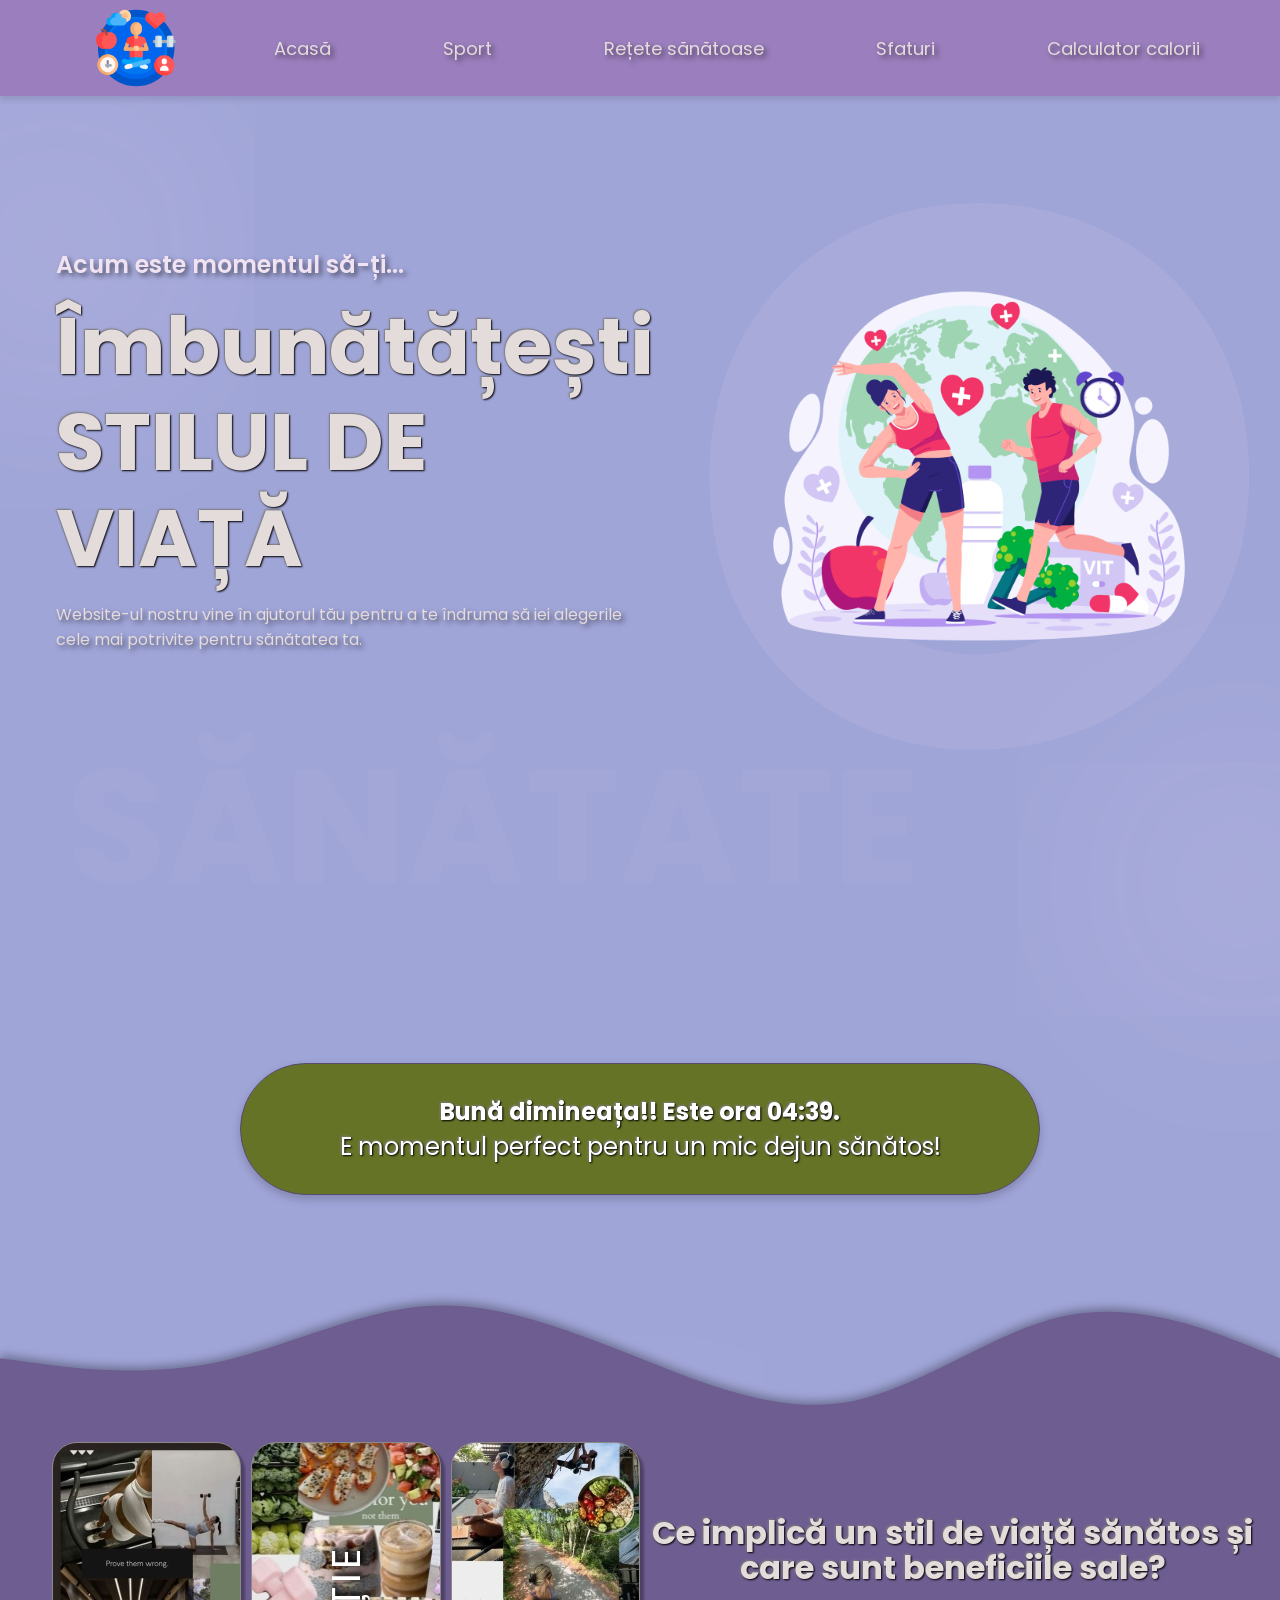
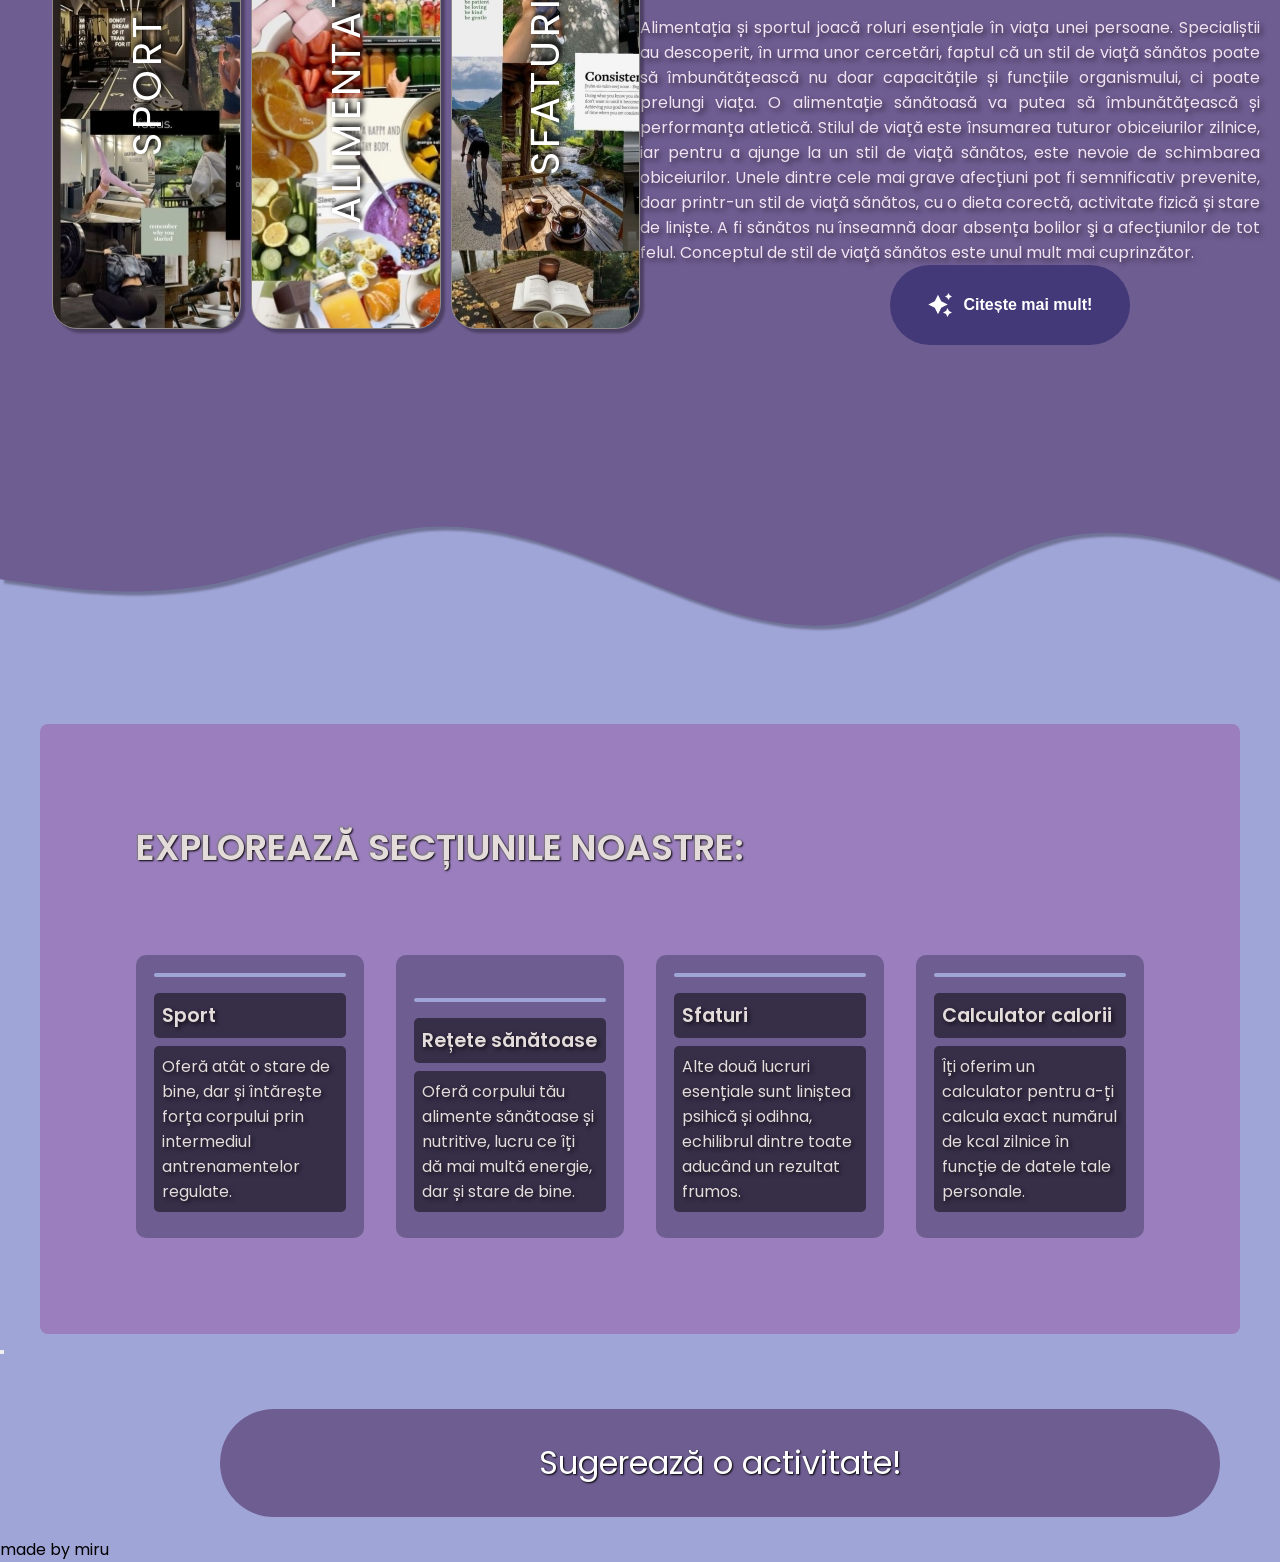
<file: Tehnici Web/Proiect/index.html>
<!DOCTYPE html>
<html lang="ro">
<head>
    <meta charset="UTF-8">
    <meta name="viewport" content="width=device-width, initial-scale=1.0">
    <title>Healty Life</title>
    <link rel="stylesheet" href="style.css">
</head>
<body>
    <nav class="navbar">
        <div class="nav-logo">
            <a href="login.html"><img src="healthy-lifestyle.png" alt="logo"></a>
        </div>
        <ul class="nav__links">
            <li class="link"><a href="index.html" >Acasă</a></li>
            
            <li class="link">
              <div class="menu__container dropdown__container">
                <a href="sport.html">Sport</a>
                <div class="dropdown__menu grid">
                  <a href="cardio.html"><span>Cardio</span></a>
                  <a href="pilates.html"><span>Pilates</span></a>
                  <a href="yoga.html"><span>Yoga</span></a>
                </div>
              </div>
            </li>

            <li class="link">
              <div class="menu__container dropdown__container">
                <a href="retete.html">Rețete sănătoase</a>
                <div class="dropdown__menu grid">
                  <a href="micdejun.html"><span>Mic dejun</span></a>
                  <a href="pranz.html"><span>Prânz</span></a>
                  <a href="cina.html"><span>Cină</span></a>
                </div>
              </div>
            </li>
            <li class="link"><a href="sfaturi.html">Sfaturi</a></li>
            <li class="link"><a href="calckcal.html">Calculator calorii</a></li>
        </ul>
    </nav>

    <header class="section__container header__container">
        <div class="header__content">
          <span class="bg__blur"></span>
          <span class="bg__blur header__blur"></span>
          <h4>Acum este momentul să-ți...</h4>
          <h1>Îmbunătățești STILUL DE VIAȚĂ</h1>
          <p>
            Website-ul nostru vine în ajutorul tău pentru a te îndruma să
            iei alegerile cele mai potrivite pentru sănătatea ta.
          </p>
        </div>
        <div class="header__image">
          <img src="healtylife1.png" alt="header"/>
        </div>
    </header>

    <div class="greeting-container">
      <h3 id="greeting-time"></h3>
      <p id="greeting-message"></p>
    </div>

    <section class="section__waves">
      <div class="wave wave-top">
          <svg xmlns="http://www.w3.org/2000/svg" viewBox="0 0 1440 320">
               <path fill="#6e5d91" fill-opacity="1" d="M0,160L40,165.3C80,171,160,181,240,165.3C320,149,400,107,480,101.3C560,96,640,128,720,160C800,192,880,224,960,208C1040,192,1120,128,1200,112C1280,96,1360,128,1400,144L1440,160L1440,320L0,320Z"></path>
          </svg>
      </div>
      
      <div class="section__waves__main__content">
        <div class="section__content">
          <span class="bg__blur"></span>
          <span class="bg__blur section__blur"></span>
          <h3>Ce implică un stil de viață sănătos și care sunt beneficiile sale?</h3>
          <p>
            Alimentația și sportul joacă roluri esențiale în viața unei persoane. 
            Specialiștii au descoperit, în urma unor cercetări, faptul că un stil 
            de viață sănătos poate să îmbunătățească nu doar capacitățile și 
            funcțiile organismului, ci poate prelungi viața. O alimentație sănătoasă
            va putea să îmbunătățească și performanța atletică. Stilul de viață este 
            însumarea tuturor obiceiurilor zilnice, iar pentru a ajunge la un stil de 
            viață sănătos, este nevoie de schimbarea obiceiurilor. Unele dintre cele 
            mai grave afecțiuni pot fi semnificativ prevenite, doar printr-un stil de 
            viață sănătos, cu o dieta corectă, activitate fizică și stare de liniște.

            A fi sănătos nu înseamnă doar absența bolilor şi a afecțiunilor de tot felul.
            Conceptul de stil de viaţă sănătos este unul mult mai cuprinzător.
          </p>
          <a href="sfaturi.html">
            <button class="button__section__waves">
              <svg height="24" width="24" fill="#FFFFFF" viewBox="0 0 24 24" data-name="Layer 1" id="Layer_1" class="sparkle">
                  <path d="M10,21.236,6.755,14.745.264,11.5,6.755,8.255,10,1.764l3.245,6.491L19.736,11.5l-6.491,3.245ZM18,21l1.5,3L21,21l3-1.5L21,18l-1.5-3L18,18l-3,1.5ZM19.333,4.667,20.5,7l1.167-2.333L24,3.5,21.667,2.333,20.5,0,19.333,2.333,17,3.5Z"></path>
              </svg>
              <span>Citește mai mult!</span>
            </button>
          </a>
        </div>
        <div class="multipleimg">
          <p class="section1"><span>SPORT</span></p>
          <p class="section2"><span>ALIMENTAȚIE</span></p>
          <p class="section3"><span>SFATURI</span></p>
        </div>
      </div>
      
      <div class="wave wave-bottom">
        <svg xmlns="http://www.w3.org/2000/svg" viewBox="0 0 1440 320">
          <path fill="#6e5d91" fill-opacity="1" d="M0,160L40,165.3C80,171,160,181,240,165.3C320,149,400,107,480,101.3C560,96,640,128,720,160C800,192,880,224,960,208C1040,192,1120,128,1200,112C1280,96,1360,128,1400,144L1440,160L1440,0L0,0Z"></path>
        </svg>
      </div>
    </section>

    <section class="section__container explore__container">
        <div class="explore__header">
          <h2 class="section__header">EXPLOREAZĂ SECȚIUNILE NOASTRE:</h2>
        </div>
        <div class="explore__grid">
          <div class="explore__card">
            <span><i class="ri-boxing-fill"></i></span>
            <a href="sport.html">
            <h4>Sport</h4>
            <p>
              Oferă atât o stare de bine, dar și întărește forța corpului 
              prin intermediul antrenamentelor regulate.
            </p>
            </a>
          </div>
          <div class="explore__card">
            <span><i class="ri-heart-pulse-fill"></i></span>
            <a href="retete.html">
            <h4>Rețete sănătoase</h4>
            <p>
              Oferă corpului tău alimente sănătoase și nutritive, lucru
              ce îți dă mai multă energie, dar și stare de bine.
            </p>
            </a>
          </div>
          <div class="explore__card">
            <span><i class="ri-run-line"></i></span>
            <a href="sfaturi.html">
            <h4>Sfaturi</h4>
            <p>
              Alte două lucruri esențiale sunt liniștea psihică și odihna,
              echilibrul dintre toate aducând un rezultat frumos.
            </p>
            </a>
          </div>
          <div class="explore__card">
            <span><i class="ri-shopping-basket-fill"></i></span>
            <a href="concepte.html">
            <h4>Calculator calorii</h4>
            <p>
              Îți oferim un calculator pentru a-ți calcula exact numărul de
              kcal zilnice în funcție de datele tale personale.
            </p>
            </a>
          </div>
        </div>
    </section>

    <div class="dynamic-suggestions">
      <button class="suggestion-buton"></button>
      <p class="suggestion-result"></p>
    </div>

    <script type="text/javascript" src="index.js"></script>
  
    <footer>
        <p>made by miru</p>
    </footer>
</body>
</html>
</file>
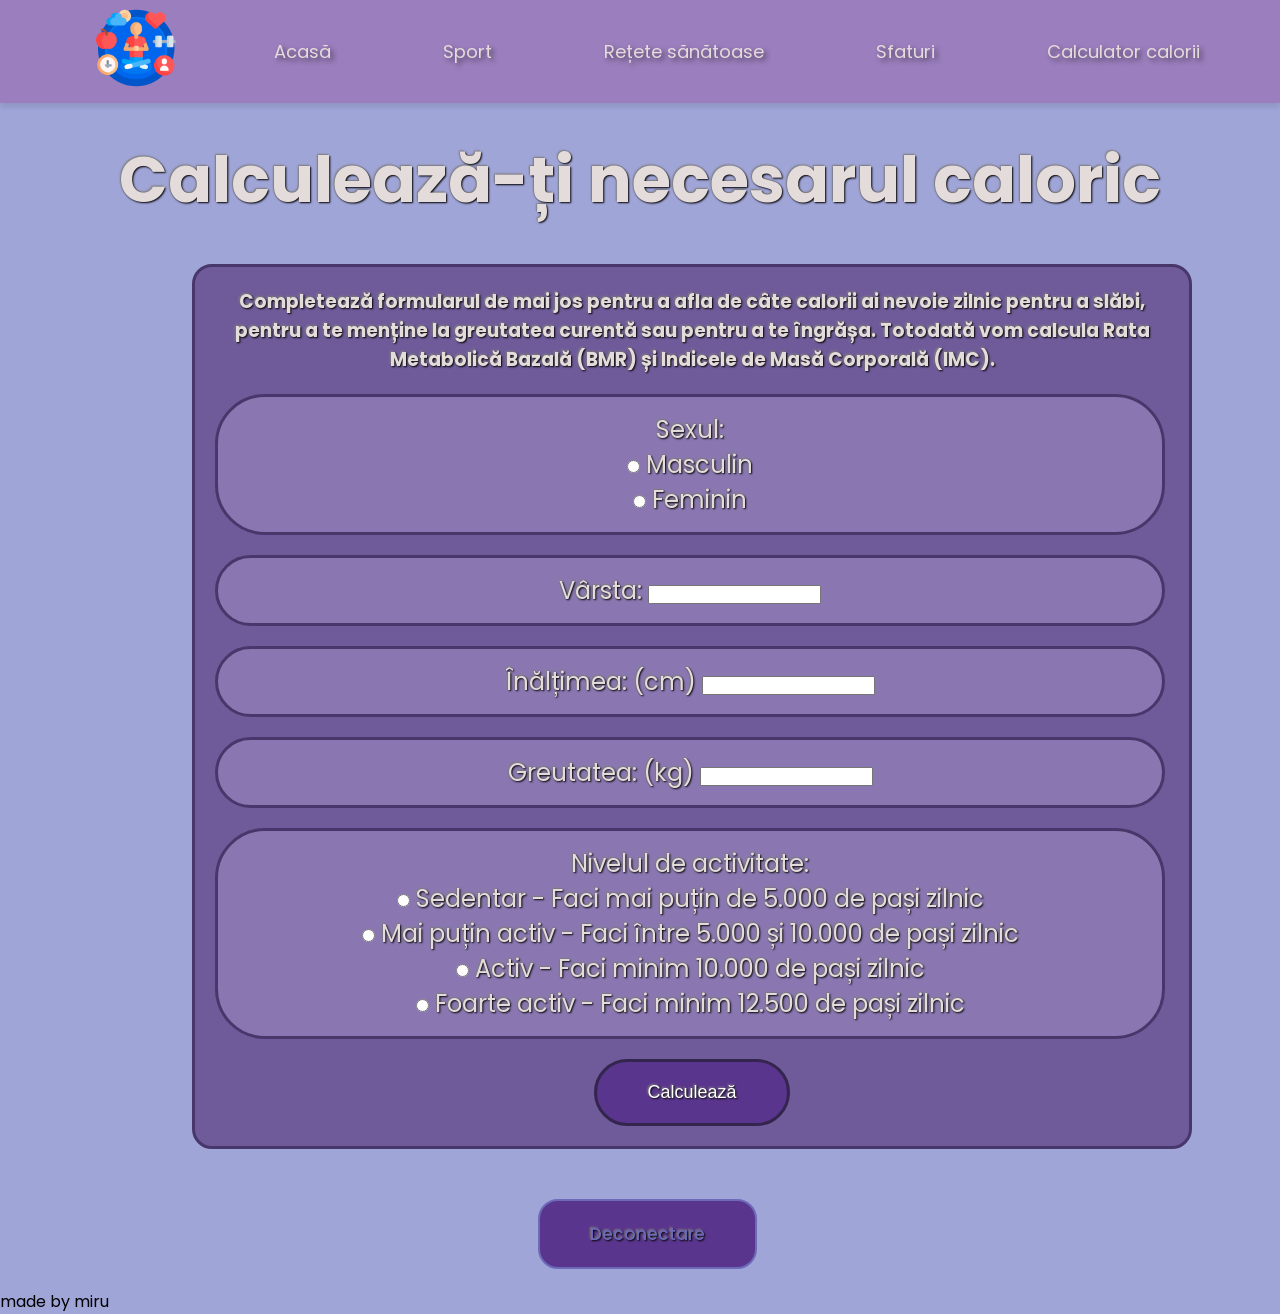
<file: Tehnici Web/Proiect/calckcal.html>
<!DOCTYPE html>
<html lang="ro">
<head>
    <meta charset="UTF-8">
    <meta name="viewport" content="width=device-width, initial-scale=1.0">
    <title>Healthy Life</title>
    <link rel="stylesheet" href="calckcal.css">
    <script type="text/javascript" src="calckcal.js"></script>
</head>
<body>
    <nav class="navbar">
        <div class="nav__logo">
            <a href="#"><img src="healthy-lifestyle.png" alt="logo"></a>
        </div>
        <ul class="nav__links">
            <li class="link"><a href="index.html">Acasă</a></li>
            
            <li class="link">
              <div class="menu__container dropdown__container">
                <a href="sport.html">Sport</a>
                <div class="dropdown__menu grid">
                  <a href="cardio.html"><span>Cardio</span></a>
                  <a href="pilates.html"><span>Pilates</span></a>
                  <a href="yoga.html"><span>Yoga</span></a>
                </div>
              </div>
            </li>

            <li class="link">
              <div class="menu__container dropdown__container">
                <a href="retete.html">Rețete sănătoase</a>
                <div class="dropdown__menu grid">
                  <a href="micdejun.html"><span>Mic dejun</span></a>
                  <a href="pranz.html"><span>Prânz</span></a>
                  <a href="cina.html"><span>Cină</span></a>
                </div>
              </div>
            </li>
            <li class="link"><a href="sfaturi.html">Sfaturi</a></li>
            <li class="link"><a href="calckcal.html">Calculator calorii</a></li>
        </ul>
    </nav>

    <header class="titlu_calculator">
      <h1>Calculează-ți necesarul caloric</h1>
    </header>

    <form class="calorieForm">
      <h3>
        Completează formularul de mai jos pentru a afla de câte calorii ai nevoie zilnic
        pentru a slăbi, pentru a te menține la greutatea curentă sau pentru a te îngrășa. 
        Totodată vom calcula Rata Metabolică Bazală (BMR) și Indicele de Masă Corporală (IMC).
      </h3>
      
      <div class="caseta">
        <label for="sex">Sexul: </label><br>
        <input type="radio" id="masculin" name="sex" value="Masculin"> Masculin <br>
        <input type="radio" id="feminin" name="sex" value="Feminin"> Feminin
      </div>

      <div class="caseta">
        <label for="varsta">Vârsta: </label>
        <input type="number" id="varsta" name="varsta" required>
      </div>
      
      <div class="caseta">
        <label for="inaltimea">Înălțimea: (cm)</label>
        <input type="number" id="inaltimea" name="inaltimea" required>
      </div>

      <div class="caseta">
        <label for="greutatea">Greutatea: (kg)</label>
        <input type="number" id="greutatea" name="greutatea" required>
      </div>
     
      <div class="caseta">
        <label for="activitate">Nivelul de activitate:</label><br>
        <input type="radio" id="sedentar" name="activitate" value="Sedentar"> Sedentar - Faci mai puțin de 5.000 de pași zilnic<br>
        <input type="radio" id="maiPutinActiv" name="activitate" value="Mai putin activ"> Mai puțin activ - Faci între 5.000 și 10.000 de pași zilnic<br>
        <input type="radio" id="activ" name="activitate" value="Activ"> Activ - Faci minim 10.000 de pași zilnic<br>
        <input type="radio" id="foarteActiv" name="activitate" value="Foarte activ"> Foarte activ - Faci minim 12.500 de pași zilnic<br>
      </div>
      
      <button type="button" onclick="calculeaza()">Calculează</button>
    </form>

    <div id="rezultat">
      <h2>Rezultatele tale:</h2>
      <div class="rezultate">
        <div class="informatie">
          <h3>Necesar caloric</h3>
          <p>
            Bazat pe informațiile oferite, <span id="sex"></span> având vârsta de <span id="varstaOutput"></span> ani,
            înăltimea de <span id="inaltimeaOutput"></span> cm, greutatea de <span id="greutateaOutput"></span> kg și un nivel de 
            activitate <span id="activitate"></span>, estimarea
            necesarului tău zilnic de menținere este de <span id="nrcalorii"></span> kcal pe zi.
          </p>
        </div>
        
        <div class="rezultat-container">
          <div class="rezultat-box">
            <h3>Rata Metabolică Bazală (RMB)</h3>
            <p><span id="rmb"></span> calorii/zi</p>
          </div>

          <div class="rezultat-box">
            <h3>Necesar caloric pentru menținere</h3>
            <p><span id="nrkcal"></span> calorii/zi</p>
          </div>
        </div> 
        <div class="imc-box">
          <h4>Indicele de Masă Corporală (IMC): <span id="imc"></span></h4>
        </div>
      </div>

      <div id="imc-section">
        <h2>Indicele de masă corporală (IMC/BMI)</h2>
        <p>Indicele de masă corporală (IMC sau BMI - body mass index) reprezintă 
          indicatorul oficial de calculare a greutății corporale ideale, în funcție de înălțimea fiecărei persoane.
        </p>
        <p>
          În tabelul de mai jos îți arătăm unde te încadrezi:
        </p>
    
        <table id="imc-table">
            <thead>
                <tr>
                    <th>Categorie</th>
                    <th>Interval IMC (kg/m²)</th>
                </tr>
            </thead>
            <tbody>
                <tr id="subponderal">
                    <td>Persoană subponderală</td>
                    <td>Sub 18.49</td>
                </tr>
                <tr id="normal">
                    <td>Greutate normală</td>
                    <td>Între 18.5 și 24.99</td>
                </tr>
                <tr id="supraponderal">
                    <td>Persoană supraponderală</td>
                    <td>Între 25 și 29.99</td>
                </tr>
                <tr id="obez1">
                    <td>Persoană obeză (obezitate clasa I)</td>
                    <td>Între 30 și 34.99</td>
                </tr>
                <tr id="obez2">
                    <td>Persoană obeză (obezitate clasa a II-a)</td>
                    <td>Între 35 și 39.99</td>
                </tr>
                <tr id="obez3">
                    <td>Obezitate extremă (obezitate clasa a III-a sau obezitate morbidă)</td>
                    <td>Peste 40</td>
                </tr>
             </tbody>
         </table>
      </div>
    </div>

    <div id="mesajeroare"></div>

    <button id="logoutButton" class="logout-button">Deconectare</button>
    
    <footer>
        <p>made by miru</p>
    </footer>
</body>
</html>
</file>
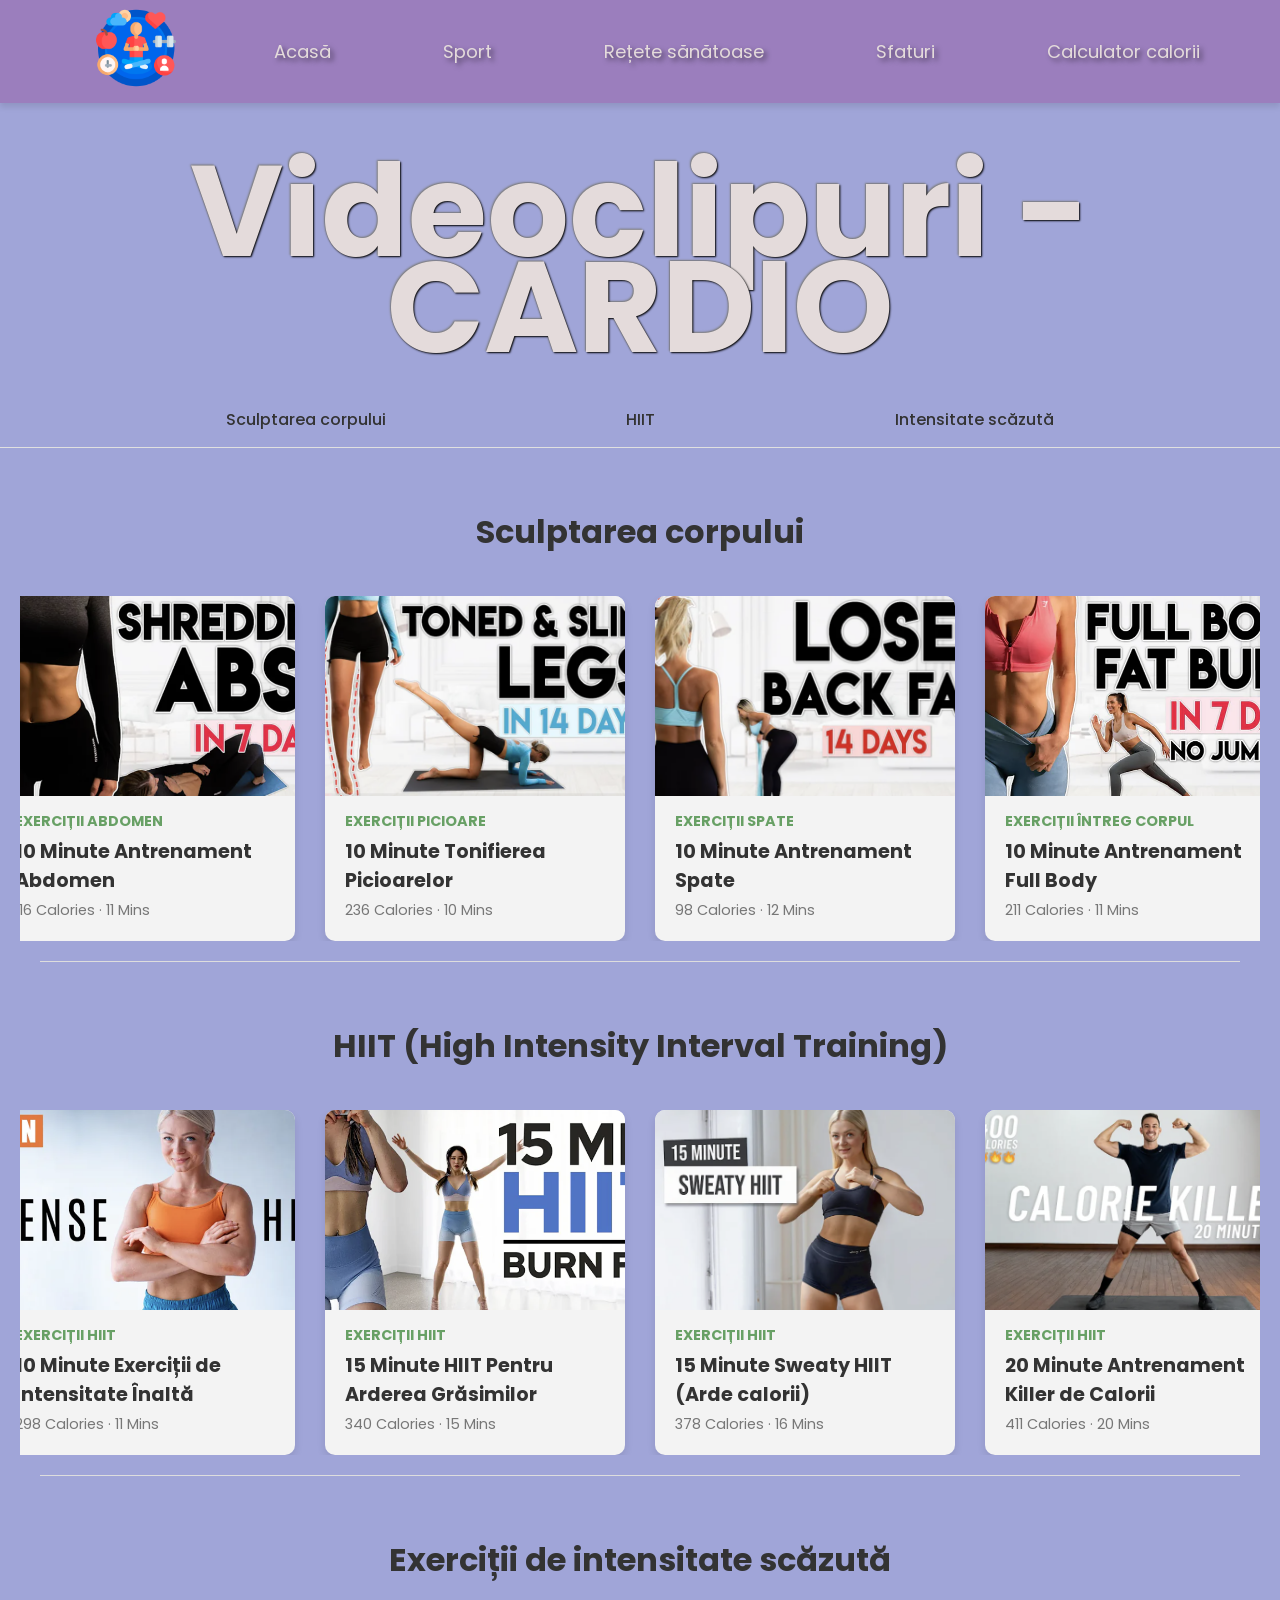
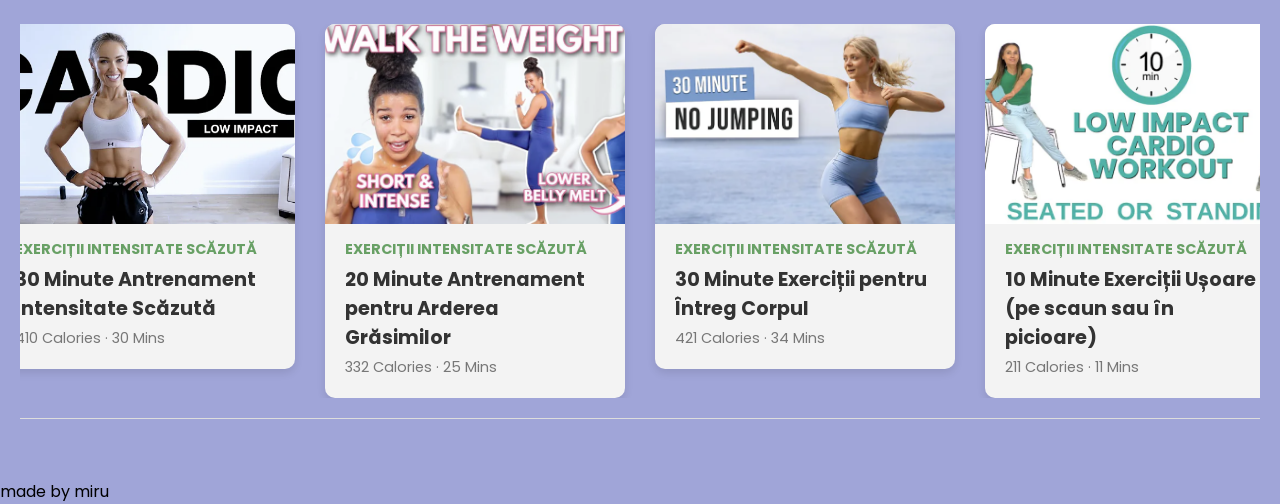
<file: Tehnici Web/Proiect/cardio.html>
<!DOCTYPE html>
<html lang="ro">
<head>
    <meta charset="UTF-8">
    <meta name="viewport" content="width=device-width, initial-scale=1.0">
    <title>Healthy Life</title>
    <link rel="stylesheet" href="cardio.css">
</head>
<body>
    <nav class="navbar">
        <div class="nav__logo">
            <a href="#"><img src="healthy-lifestyle.png" alt="logo"></a>
        </div>
        <ul class="nav__links">
            <li class="link"><a href="index.html">Acasă</a></li>
            
            <li class="link">
              <div class="menu__container dropdown__container">
                <a href="sport.html">Sport</a>
                <div class="dropdown__menu grid">
                  <a href="cardio.html"><span>Cardio</span></a>
                  <a href="pilates.html"><span>Pilates</span></a>
                  <a href="yoga.html"><span>Yoga</span></a>
                </div>
              </div>
            </li>

            <li class="link">
              <div class="menu__container dropdown__container">
                <a href="retete.html">Rețete sănătoase</a>
                <div class="dropdown__menu grid">
                  <a href="micdejun.html"><span>Mic dejun</span></a>
                  <a href="pranz.html"><span>Prânz</span></a>
                  <a href="cina.html"><span>Cină</span></a>
                </div>
              </div>
            </li>
            <li class="link"><a href="sfaturi.html">Sfaturi</a></li>
            <li class="link"><a href="calckcal.html">Calculator calorii</a></li>
        </ul>
    </nav>

    <header class="titlu__video">
        <h1>Videoclipuri - CARDIO</h1>
    </header>

    <nav class="navbar__workout">
        <ul class="nav-categories">
            <li class="nav-item"><a href="#workout-section" class="nav-link">Sculptarea corpului</a></li>
            <li class="nav-item"><a href="#hiit-section" class="nav-link">HIIT</a></li>
            <li class="nav-item"><a href="#intensitatelow-section" class="nav-link">Intensitate scăzută</a></li>
        </ul>
    </nav>

    <section class="workout-section" id="workout-section">
        <h2>Sculptarea corpului</h2>
        <div class="workout-cards">
            <a href="https://www.youtube.com/embed/4Kc3x1wbqNA?si=cBHjnlLq1UeLWe4n">
                <div class="workout-card" >
                    <div class="image-container">
                        <img src="10minabscardio.png" alt="10 Minute Flat Abs Workout">
                    </div>
                    <p class="category">EXERCIȚII ABDOMEN</p>
                    <h3>10 Minute Antrenament Abdomen</h3>
                    <p class="info">116 Calories · 11 Mins</p>
                </div>
            </a>
            <a href="https://www.youtube.com/embed/a7IorhJtpVg?si=SOTVfcLudQCJPEi9">
                <div class="workout-card">
                    <div class="image-container">
                        <img src="10minlegscardio.png" alt="Easy 5-Min Leg Workout At Home">
                    </div>
                    <p class="category">EXERCIȚII PICIOARE</p>
                    <h3>10 Minute Tonifierea Picioarelor</h3>
                    <p class="info">236 Calories · 10 Mins</p>
                </div>
            </a>
            <a href="https://www.youtube.com/embed/MC3bV56np4I?si=a-qeXxO2ZVT-aScn">
                <div class="workout-card">
                    <div class="image-container">
                        <img src="10minspatecardio.png" alt="Easy 7-Min Oblique Ab Exercises">
                    </div>
                    <p class="category">EXERCIȚII SPATE</p>
                    <h3>10 Minute Antrenament Spate</h3>
                    <p class="info">98 Calories · 12 Mins</p>
                </div>
            </a>
            <a href="https://www.youtube.com/embed/abuyYpOO1oU?si=7kO0u-jDiMD6tWHr">
                <div class="workout-card">
                    <div class="image-container">
                        <img src="10minfullbodycardio.png" alt="Easy 7-Min Oblique Ab Exercises">
                    </div>
                    <p class="category">EXERCIȚII ÎNTREG CORPUL</p>
                    <h3>10 Minute Antrenament Full Body</h3>
                    <p class="info">211 Calories · 11 Mins</p>
                </div>
            </a>
        </div>
    </section>

    <section class="hiit-section" id="hiit-section">
        <h2>HIIT (High Intensity Interval Training)</h2>
        <div class="hiit-cards">
            <a href="https://www.youtube.com/embed/_yNHzgXUHqY?si=IlgXQ_WCvdK2m6bE">
                <div class="hiit-card">
                    <div class="image-container">
                        <img src="hiit1grow.png" alt="10 Minute Flat Abs Workout">
                    </div>
                    <p class="category">EXERCIȚII HIIT</p>
                    <h3>10 Minute Exerciții de Intensitate Înaltă</h3>
                    <p class="info">298 Calories · 11 Mins</p>
                </div>
            </a>
            <a href="https://www.youtube.com/embed/9rQ5wxssQss?si=gpnoBs9dK2kiDTnI">
                <div class="hiit-card">
                    <div class="image-container">
                        <img src="hiit2chloe.png" alt="Easy 5-Min Leg Workout At Home">
                    </div>
                    <p class="category">EXERCIȚII HIIT</p>
                    <h3>15 Minute HIIT Pentru Arderea Grăsimilor</h3>
                    <p class="info">340 Calories · 15 Mins</p>
                </div>
            </a>
            <a href="https://www.youtube.com/embed/_3hoz1zATys?si=KMkCN6XBGd328se7">
                <div class="hiit-card">
                    <div class="image-container">
                        <img src="hiit3grow.png" alt="Easy 7-Min Oblique Ab Exercises">
                    </div>
                    <p class="category">EXERCIȚII HIIT</p>
                    <h3>15 Minute Sweaty HIIT (Arde calorii)</h3>
                    <p class="info">378 Calories · 16 Mins</p>
                </div>
            </a>
            <a href="https://www.youtube.com/embed/adDGcsdu8WY?si=mMXC3PTwKeKGApP7">
                <div class="hiit-card">
                    <div class="image-container">
                        <img src="hiit4oliver.png" alt="Easy 7-Min Oblique Ab Exercises">
                    </div>
                    <p class="category">EXERCIȚII HIIT</p>
                    <h3>20 Minute Antrenament Killer de Calorii</h3>
                    <p class="info">411 Calories · 20 Mins</p>
                </div>
            </a>
        </div>
    </section>

    <section class="intensitatelow-section" id="intensitatelow-section">
        <h2>Exerciții de intensitate scăzută</h2>
        <div class="intensitatelow-cards">
            <a href="https://www.youtube.com/embed/ImI63BUUPwU?si=0u6MtcuwIB3_quMz">
                <div class="intensitatelow-card">
                    <div class="image-container">
                        <img src="low1caroline.png" alt="10 Minute Flat Abs Workout">
                    </div>
                    <p class="category">EXERCIȚII INTENSITATE SCĂZUTĂ</p>
                    <h3>30 Minute Antrenament Intensitate Scăzută</h3>
                    <p class="info">410 Calories · 30 Mins</p>
                </div>
            </a>
            <a href="https://www.youtube.com/embed/2haf-ZqA808?si=VyDVSCjjhNrexj_h">
                <div class="intensitatelow-card">
                    <div class="image-container">
                        <img src="low2jo.png" alt="Easy 5-Min Leg Workout At Home">
                    </div>
                    <p class="category">EXERCIȚII INTENSITATE SCĂZUTĂ</p>
                    <h3>20 Minute Antrenament pentru Arderea Grăsimilor</h3>
                    <p class="info">332 Calories · 25 Mins</p>
                </div>
            </a>
            <a href="https://www.youtube.com/embed/0VHgG84uq_k?si=UE8zfQ9WgFLAqkTx">
                <div class="intensitatelow-card">
                    <div class="image-container">
                        <img src="low3grow.png" alt="Easy 7-Min Oblique Ab Exercises">
                    </div>
                    <p class="category">EXERCIȚII INTENSITATE SCĂZUTĂ</p>
                    <h3>30 Minute Exerciții pentru Întreg Corpul</h3>
                    <p class="info">421 Calories · 34 Mins</p>
                </div>
            </a>
            <a href="https://www.youtube.com/embed/QhKMQlvzy00?si=1NPPDuzZ43_BMr78">
                <div class="intensitatelow-card">
                    <div class="image-container">
                        <img src="low4scaun.png" alt="Easy 7-Min Oblique Ab Exercises">
                    </div>
                    <p class="category">EXERCIȚII INTENSITATE SCĂZUTĂ</p>
                    <h3>10 Minute Exerciții Ușoare (pe scaun sau în picioare)</h3>
                    <p class="info">211 Calories · 11 Mins</p>
                </div>
            </a>
        </div>
    </section>

    <footer>
        <p>made by miru</p>
    </footer>
</body>
</html>
</file>
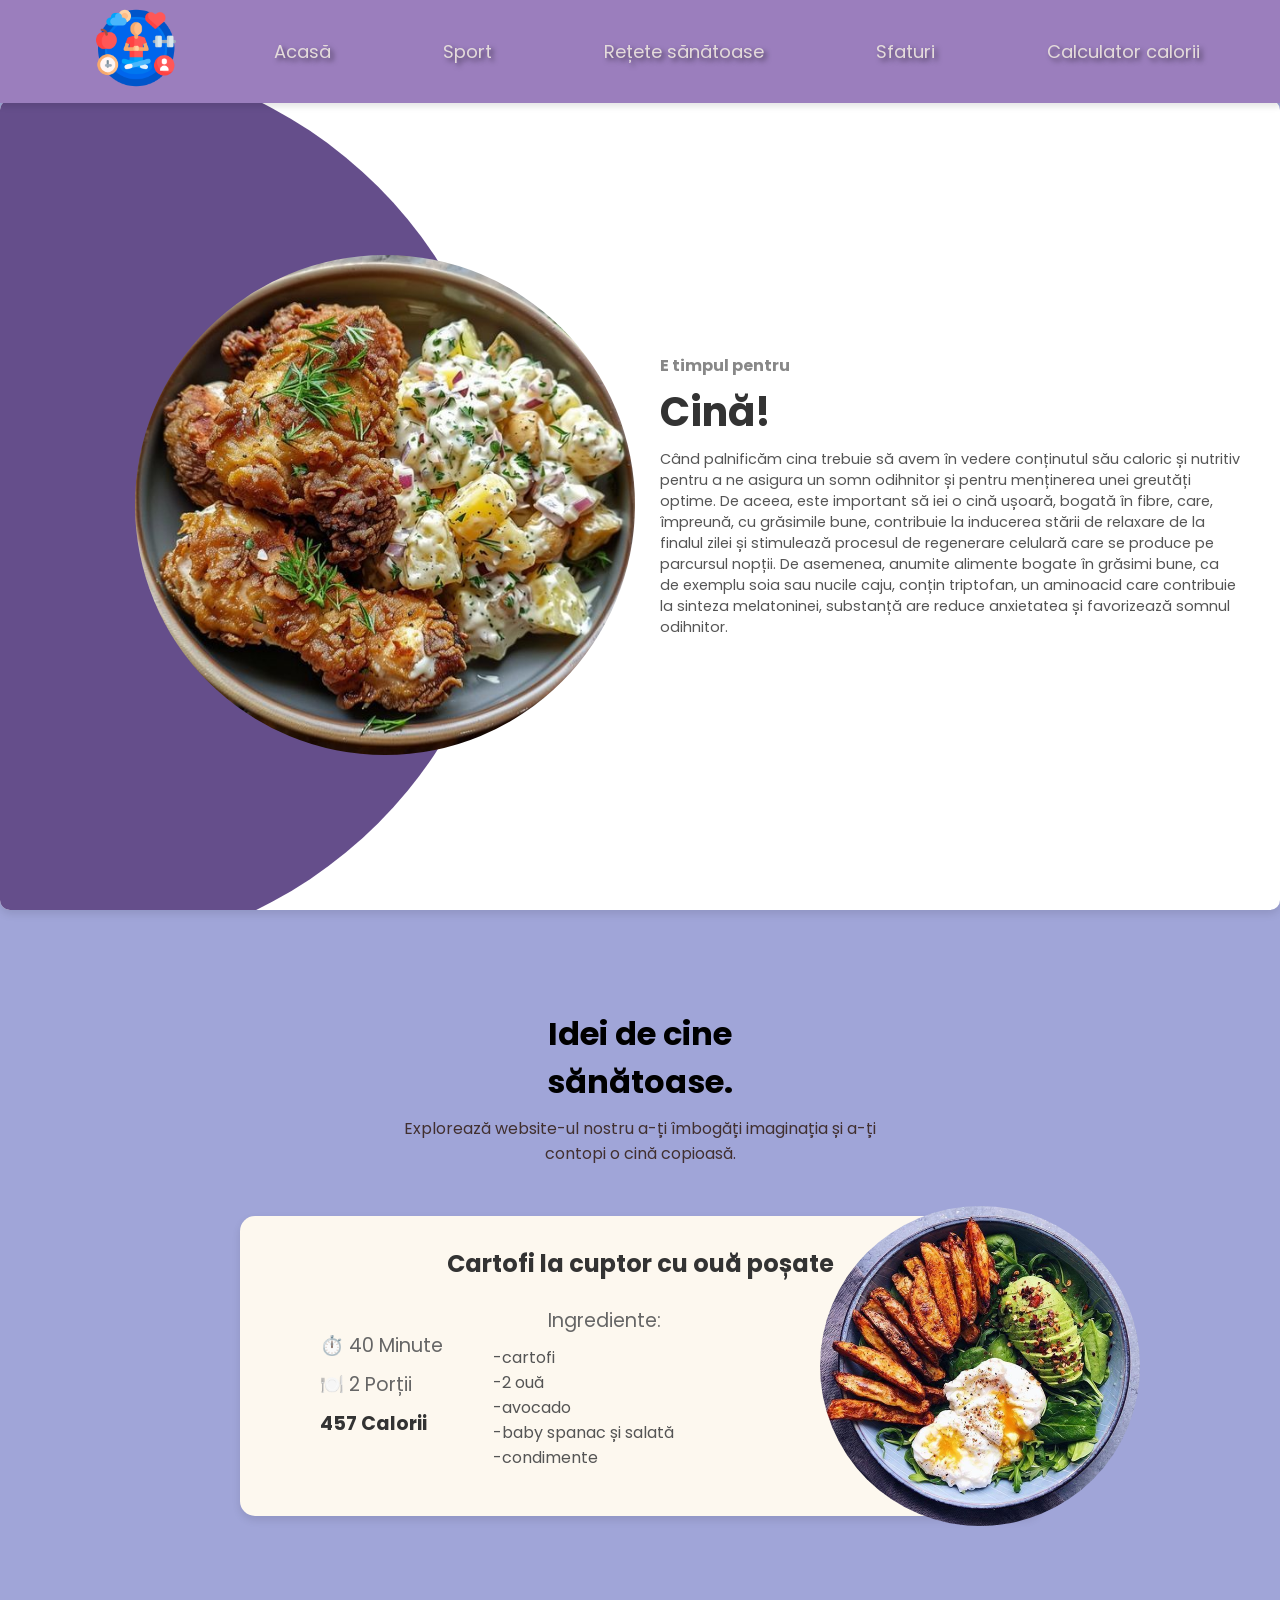
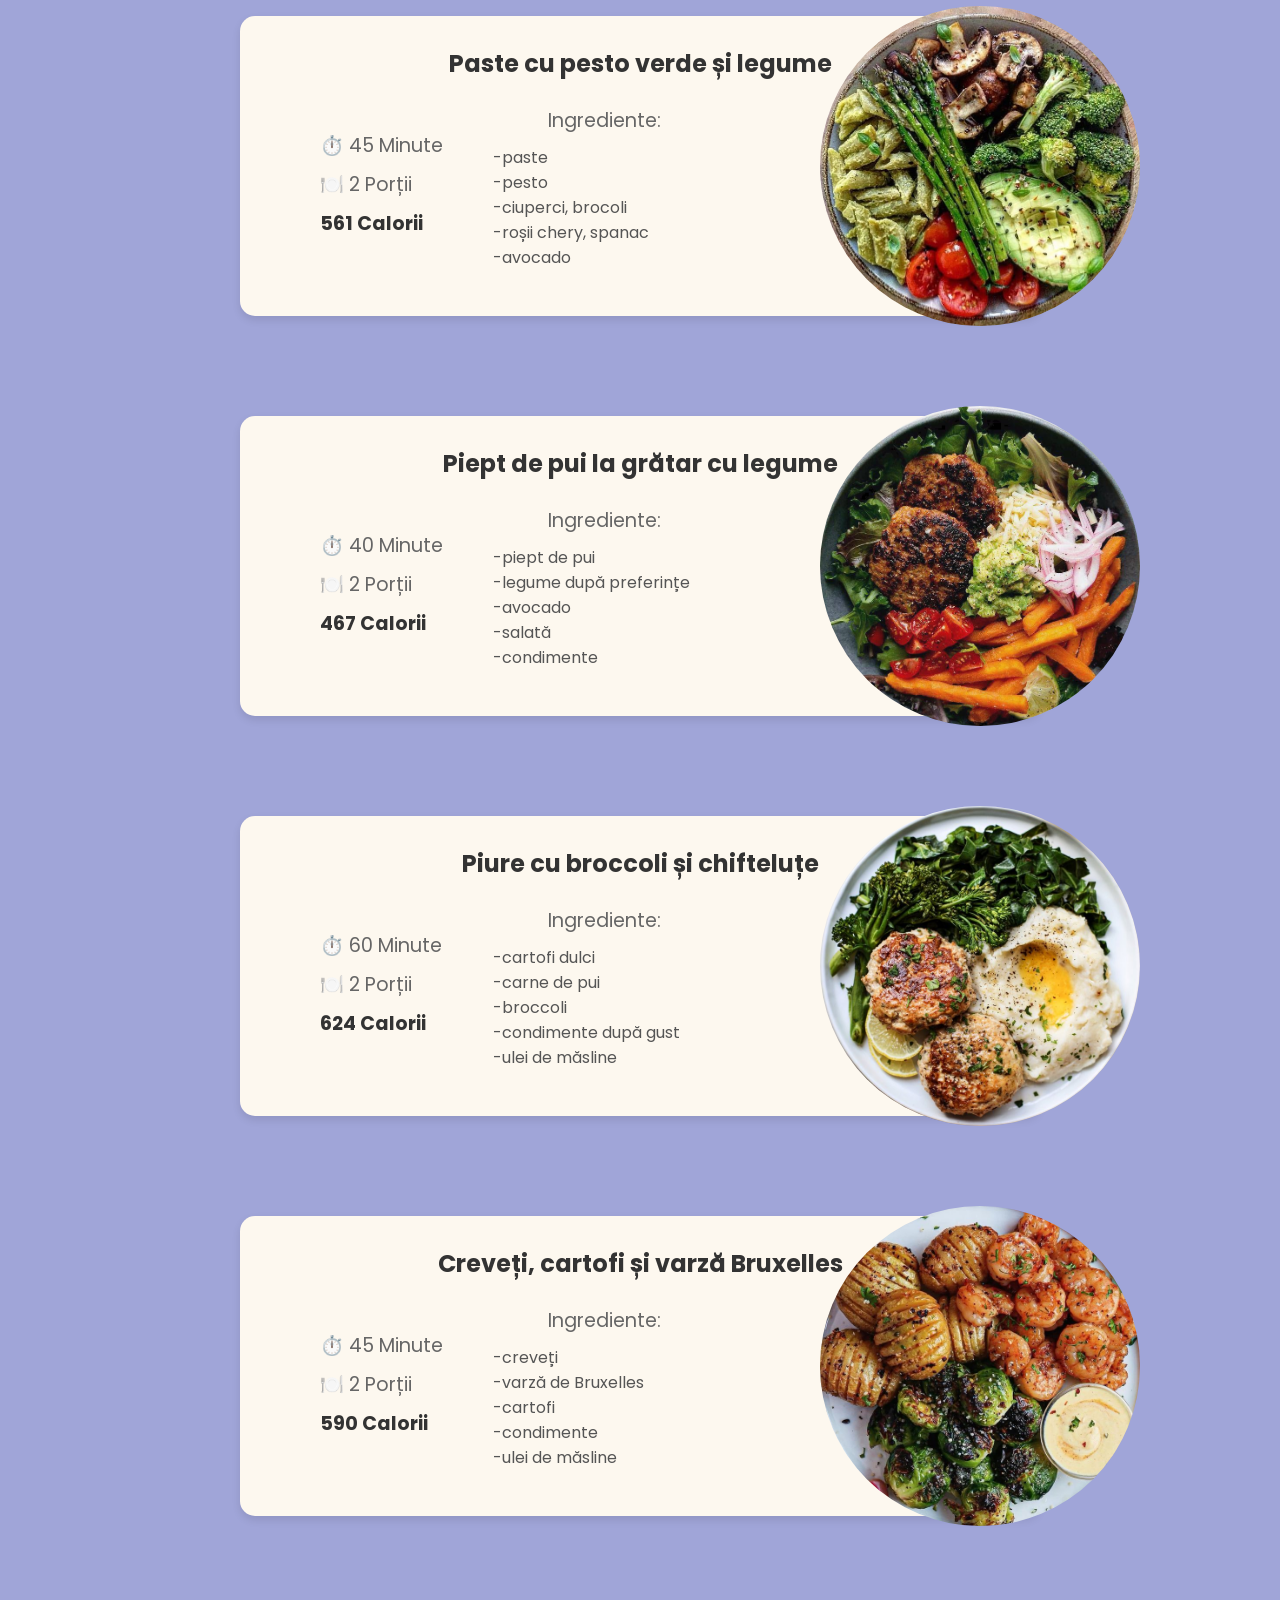
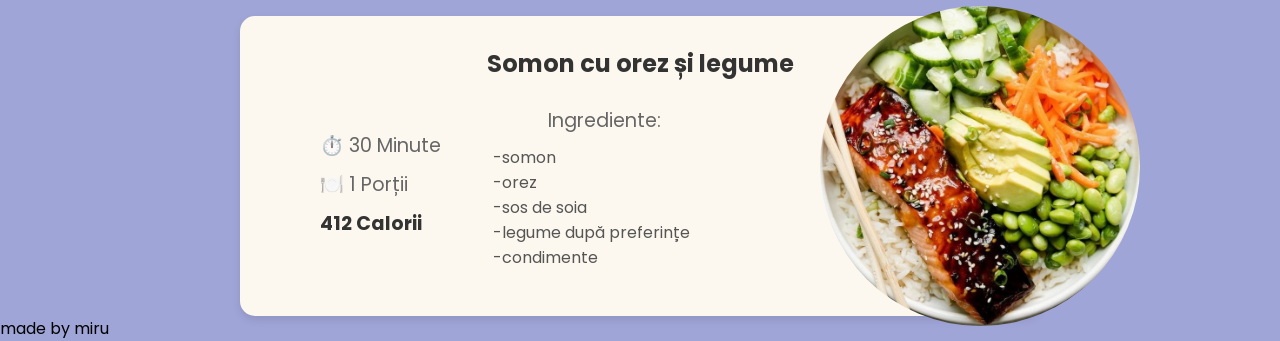
<file: Tehnici Web/Proiect/cina.html>
<!DOCTYPE html>
<html lang="ro">
<head>
    <meta charset="UTF-8">
    <meta name="viewport" content="width=device-width, initial-scale=1.0">
    <title>Healthy Life</title>
    <link rel="stylesheet" href="cina.css">
</head>
<body>
    <nav class="navbar">
        <div class="nav__logo">
            <a href="#"><img src="healthy-lifestyle.png" alt="logo"></a>
        </div>
        <ul class="nav__links">
            <li class="link"><a href="index.html">Acasă</a></li>
            
            <li class="link">
              <div class="menu__container dropdown__container">
                <a href="sport.html">Sport</a>
                <div class="dropdown__menu grid">
                  <a href="cardio.html"><span>Cardio</span></a>
                  <a href="pilates.html"><span>Pilates</span></a>
                  <a href="yoga.html"><span>Yoga</span></a>
                </div>
              </div>
            </li>

            <li class="link">
              <div class="menu__container dropdown__container">
                <a href="retete.html">Rețete sănătoase</a>
                <div class="dropdown__menu grid">
                  <a href="micdejun.html"><span>Mic dejun</span></a>
                  <a href="pranz.html"><span>Prânz</span></a>
                  <a href="cina.html"><span>Cină</span></a>
                </div>
              </div>
            </li>
            <li class="link"><a href="sfaturi.html">Sfaturi</a></li>
            <li class="link"><a href="calckcal.html">Calculator calorii</a></li>
        </ul>
    </nav>

    <section class="header-section">
      <div class="image-container">
          <div class="yellow-background"></div>
          <img src="dinnerbanner.jpg" alt="Breakfast bowl">
      </div>
      <div class="text-container">
          <h4>E timpul pentru</h4>
          <h1> Cină! </h1>
          <p>
            Când palnificăm cina trebuie să avem în vedere conținutul său caloric 
            și nutritiv pentru a ne asigura un somn odihnitor și pentru menținerea 
            unei greutăți optime. De aceea, este important să iei o cină ușoară, 
            bogată în fibre, care, împreună, cu grăsimile bune, contribuie la inducerea 
            stării de relaxare de la finalul zilei și stimulează procesul de regenerare 
            celulară care se produce pe parcursul nopții. De asemenea, anumite alimente 
            bogate în grăsimi bune, ca de exemplu soia sau nucile caju, conțin triptofan, 
            un aminoacid care contribuie la sinteza melatoninei, substanță are reduce 
            anxietatea și favorizează somnul odihnitor.
          </p>
      </div>
    </section>

    <section class="recipe-section">
      <h1>Idei de cine<br>sănătoase.</h1>
      <p class="subtitle">
        Explorează website-ul nostru a-ți îmbogăți imaginația și a-ți 
        contopi o cină copioasă.
      </p>
    
      <div class="recipe-cards">

        <!-- Recipe Card 1 -->
        <div class="recipe-card">
          <input type="checkbox" id="recipe1-toggle" class="toggle">
          <label for="recipe1-toggle" class="recipe-content">
            <h3>Cartofi la cuptor cu ouă poșate</h3>
            <div class="recipe-info">
              <div class="text-info">
                <p><span class="icon">⏱️</span> 40 Minute</p>
                <p><span class="icon">🍽️</span> 2 Porții</p>
                <p class="calories">457 Calorii</p>
              </div>
              <div class="ingrediente">
                <p>
                Ingrediente:
                <ul>
                  <li>-cartofi</li>
                  <li>-2 ouă</li>
                  <li>-avocado</li>
                  <li>-baby spanac și salată</li>
                  <li>-condimente</li>
                </ul>
                </p>
              </div>
            </div>
          </label>
          <div class="recipe-image">
            <img src="pranz1.jpg" alt="Creamy Meatballs & Pasta">
          </div>
          <div class="recipe-details">
            <h2>Etape:</h2>
            <p>
              Se curăță cartofii, se taie în fâșii și se presară cu condimentele
              preferate. Se pun la cuptor timp de 20 de minute la 180 de grade, 
              timp în care se pun ouăle în apă fierbinte la poșat. Avocado se taie 
              feliuțe și se pune pe patul de salată și baby spanac. La sfârșit, se adaugă 
              ouăle și cartofii.
            </p>
            <label for="recipe1-toggle" class="close">Închide</label>
          </div>
        </div>
    
        <!-- Recipe Card 2 -->
        <div class="recipe-card">
          <input type="checkbox" id="recipe2-toggle" class="toggle">
          <label for="recipe2-toggle" class="recipe-content">
            <h3>Paste cu pesto verde și legume</h3>
            <div class="recipe-info">
              <div class="text-info">
                <p><span class="icon">⏱️</span> 45 Minute</p>
                <p><span class="icon">🍽️</span> 2 Porții</p>
                <p class="calories">561 Calorii</p>
              </div>
              <div class="ingrediente">
                <p>
                Ingrediente:
                <ul>
                  <li>-paste</li>
                  <li>-pesto</li>
                  <li>-ciuperci, brocoli</li>
                  <li>-roșii chery, spanac</li>
                  <li>-avocado</li>
                </ul>
                </p>
              </div>
            </div>
          </label>
          <div class="recipe-image">
            <img src="pranz2.jpg" alt="Creamy Meatballs & Pasta">
          </div>
          <div class="recipe-details">
            <h2>Etape:</h2>
            <p>
               Într-un vas, se pune apă la fiert cu un praf de sare. În acest
               timp, se curăță legumele după preferințe și se condimentează, 
               urmând să fie puse pentru 20 de minute la Airfryer. Pastele se 
               adaugă în apă până se fierb. După ce este scursă apa, se adaugă 
               sosul de pesto verde și se amestecă. La sfârșit, totul se așează 
               frumos pe o farfurie.
            </p>
            <label for="recipe2-toggle" class="close">Închide</label>
          </div>
        </div>
    
        <!-- Recipe Card 3 -->
        <div class="recipe-card">
          <input type="checkbox" id="recipe3-toggle" class="toggle">
          <label for="recipe3-toggle" class="recipe-content">
            <h3>Piept de pui la grătar cu legume</h3>
            <div class="recipe-info">
              <div class="text-info">
                <p><span class="icon">⏱️</span> 40 Minute</p>
                <p><span class="icon">🍽️</span> 2 Porții</p>
                <p class="calories">467 Calorii</p>
              </div>
              <div class="ingrediente">
                <p>
                Ingrediente:
                <ul>
                  <li>-piept de pui</li>
                  <li>-legume după preferințe</li>
                  <li>-avocado</li>
                  <li>-salată</li>
                  <li>-condimente</li>
                </ul>
                </p>
              </div>
            </div>
          </label>
          <div class="recipe-image">
            <img src="pranz3.jpg" alt="Creamy Meatballs & Pasta">
          </div>
          <div class="recipe-details">
            <h2>Etape:</h2>
            <p>
              Se curăță pieptul de pui, se condimentează și se pune într-o 
              tavă pe hârtie de copt la cuptor pentru 30 de minute. În acest
              timp, se pregătesc legumele după preferințe (morcovi, roșii, ceapă)
              și se pun la Airfryer. Se pregătește și o pastă de avocado, 
              adăugând condimente după preferință. Pentru savoare, la sfârșit, peste
              ingredientele din farfurie se pot pune câteva picături de 
              lămâie proaspătă.
            </p>
            <label for="recipe3-toggle" class="close">Închide</label>
          </div>
        </div>
    
        <!-- Recipe Card 4 -->
        <div class="recipe-card">
          <input type="checkbox" id="recipe4-toggle" class="toggle">
          <label for="recipe4-toggle" class="recipe-content">
            <h3>Piure cu broccoli și chifteluțe</h3>
            <div class="recipe-info">
              <div class="text-info">
                <p><span class="icon">⏱️</span> 60 Minute</p>
                <p><span class="icon">🍽️</span> 2 Porții</p>
                <p class="calories">624 Calorii</p>
              </div>
              <div class="ingrediente">
                <p>
                Ingrediente:
                <ul>
                  <li>-cartofi dulci</li>
                  <li>-carne de pui</li>
                  <li>-broccoli</li>
                  <li>-condimente după gust</li>
                  <li>-ulei de măsline</li>
                </ul>
                </p>
              </div>
            </div>
          </label>
          <div class="recipe-image">
            <img src="pranz4.jpg" alt="Creamy Meatballs & Pasta">
          </div>
          <div class="recipe-details">
            <h2>Etape:</h2>
            <p>
              Se curăță cartofii și se pun la fiert. În acest timp, se toacă
              carnea de pui, ulterior adăugând condimentele. Într-o tigaie 
              încinsă cu ulei, se pun biluțele de carne și se prăjesc pe 
              ambele părți. Bucățile de broccoli se condimentează și se pun 
              la Airfryer. După ce cartofii au fost fierți, se pisează până 
              ajung o pastă omogenă.
            </p>
            <label for="recipe4-toggle" class="close">Închide</label>
          </div>
        </div>
    
        <!-- Recipe Card 5 -->
        <div class="recipe-card">
          <input type="checkbox" id="recipe5-toggle" class="toggle">
          <label for="recipe5-toggle" class="recipe-content">
            <h3>Creveți, cartofi și varză Bruxelles</h3>
            <div class="recipe-info">
              <div class="text-info">
                <p><span class="icon">⏱️</span> 45 Minute</p>
                <p><span class="icon">🍽️</span> 2 Porții</p>
                <p class="calories">590 Calorii</p>
              </div>
              <div class="ingrediente">
                <p>
                Ingrediente:
                <ul>
                  <li>-creveți</li>
                  <li>-varză de Bruxelles</li>
                  <li>-cartofi</li>
                  <li>-condimente</li>
                  <li>-ulei de măsline</li>
                </ul>
                </p>
              </div>
            </div>
          </label>
          <div class="recipe-image">
            <img src="pranz5.jpg" alt="Creamy Meatballs & Pasta">
          </div>
          <div class="recipe-details">
            <h2>Etape:</h2>
            <p>
              Se curăță creveții și se pun într-o tigaie încină cu 
              condimentele preferate și uleiul de măsline. Se lasă acolo 
              până se rumenesc. În acest timp, carofii se condimentează și se 
              pun la cuptor. După ce sunt gata creveții, varza de Bruxelles se trage
              și ea la tigaie. 
            </p>
            <label for="recipe5-toggle" class="close">Închide</label>
          </div>
        </div>

        <!-- Recipe Card 6 -->
        <div class="recipe-card">
          <input type="checkbox" id="recipe6-toggle" class="toggle">
          <label for="recipe6-toggle" class="recipe-content">
            <h3>Somon cu orez și legume</h3>
            <div class="recipe-info">
              <div class="text-info">
                <p><span class="icon">⏱️</span> 30 Minute</p>
                <p><span class="icon">🍽️</span> 1 Porții</p>
                <p class="calories">412 Calorii</p>
              </div>
              <div class="ingrediente">
                <p>
                Ingrediente:
                <ul>
                  <li>-somon</li>
                  <li>-orez</li>
                  <li>-sos de soia</li>
                  <li>-legume după preferințe</li>
                  <li>-condimente</li>
                </ul>
                </p>
              </div>
            </div>
          </label>
          <div class="recipe-image">
            <img src="pranz6.jpg" alt="Creamy Meatballs & Pasta">
          </div>
          <div class="recipe-details">
            <h2>Etape:</h2>
            <p>
              Somonul se pune la copt într-o tavă cu hârtie de copt, la 200 de
              grade, timp de 30 de minute. Orezul se fierbe până se înmoaie, fiind
              asezonat cu condimentele preferate, la fel ca somonul. Se pregătesc 
              și legumele crude după preferințe (castraveți, morcovi, fasole, avocado).
              Când somonul este aproape gata, se pune pe deasupra lui sosul de soia 
              pentru o aromă mai delicată.
            </p>
            <label for="recipe6-toggle" class="close">Închide</label>
          </div>
        </div>

      </div>
    </section>

    <footer>
        <p>made by miru</p>
    </footer>
</body>
</html>
</file>
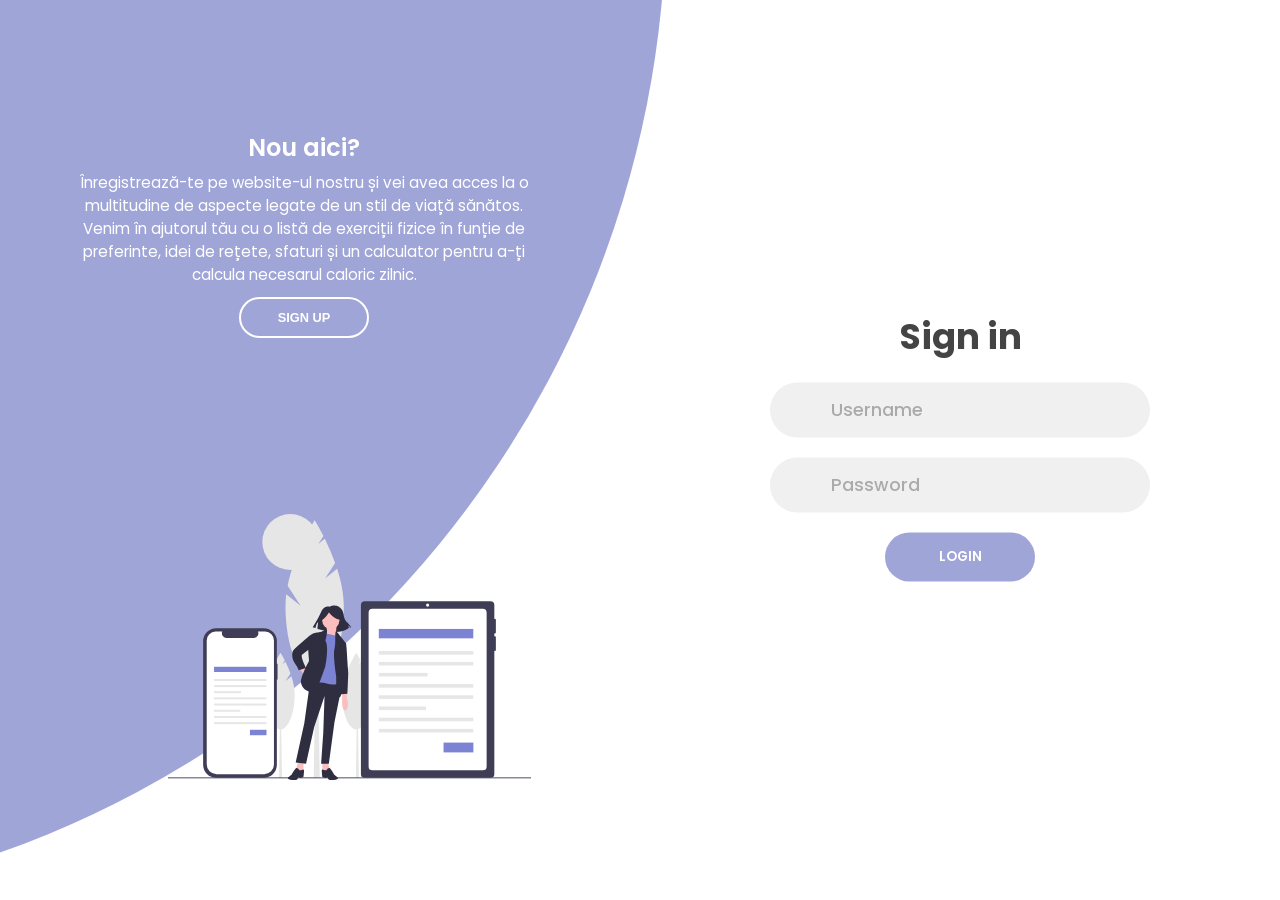
<file: Tehnici Web/Proiect/login.html>
<!DOCTYPE html>
<html lang="ro">
<head>
    <meta charset="UTF-8">
    <meta name="viewport" content="width=device-width, initial-scale=1.0">
    <title>Sign in / Sign up Form</title>
    <link rel="stylesheet" href="login.css">
    
</head>
<body>
    <div class="container">
      <div class="forms-container">
        <div class="signin-signup">
          <form action="#" class="sign-in-form">
            <h2 class="title">Sign in</h2>
            <div class="input-field">
              <i class="fas fa-user"></i>
              <input type="text" placeholder="Username" />
            </div>
            <div class="input-field">
              <i class="fas fa-lock"></i>
              <input type="password" placeholder="Password" />
            </div>
            <input type="submit" value="Login" class="btn solid" />
          </form>
          <form action="#" class="sign-up-form">
            <h2 class="title">Sign up</h2>
            <div class="input-field">
              <i class="fas fa-user"></i>
              <input type="text" placeholder="Username" />
            </div>
            <div class="input-field">
              <i class="fas fa-envelope"></i>
              <input type="email" placeholder="Email" />
            </div>
            <div class="input-field">
              <i class="fas fa-lock"></i>
              <input type="password" placeholder="Password" />
            </div>
            <input type="submit" class="btn" value="Sign up" />
          </form>
        </div>
      </div>

      <div class="panels-container">
        <div class="panel left-panel">
          <div class="content">
            <h3>Nou aici?</h3>
            <p>
              Înregistrează-te pe website-ul nostru și vei avea acces la o multitudine de 
              aspecte legate de un stil de viață sănătos. Venim în ajutorul tău cu o 
              listă de exerciții fizice în funție de preferinte, idei de rețete, sfaturi și
              un calculator pentru a-ți calcula necesarul caloric zilnic.
            </p>
            <button class="btn transparent" id="sign-up-btn">
              Sign up
            </button>
          </div>
          <img src="athletic.svg" class="image" alt="" />
        </div>
        <div class="panel right-panel">
          <div class="content">
            <h3>Ești deja înregistrat?</h3>
            <p>
              Conectează-te la contul de utilizator deja creat și continua să descoperi
              lista de exerciții fizice în funție de preferinte, idei de rețete, sfaturi și
              un calculator pentru a-ți calcula necesarul caloric zilnic.
            </p>
            <button class="btn transparent" id="sign-in-btn">
              Sign in
            </button>
          </div>
          <img src="target.svg" class="image" alt="" />
        </div>
      </div>
    </div>

    <script type="text/javascript" src="login.js"></script>

  </body>
</html>
</file>
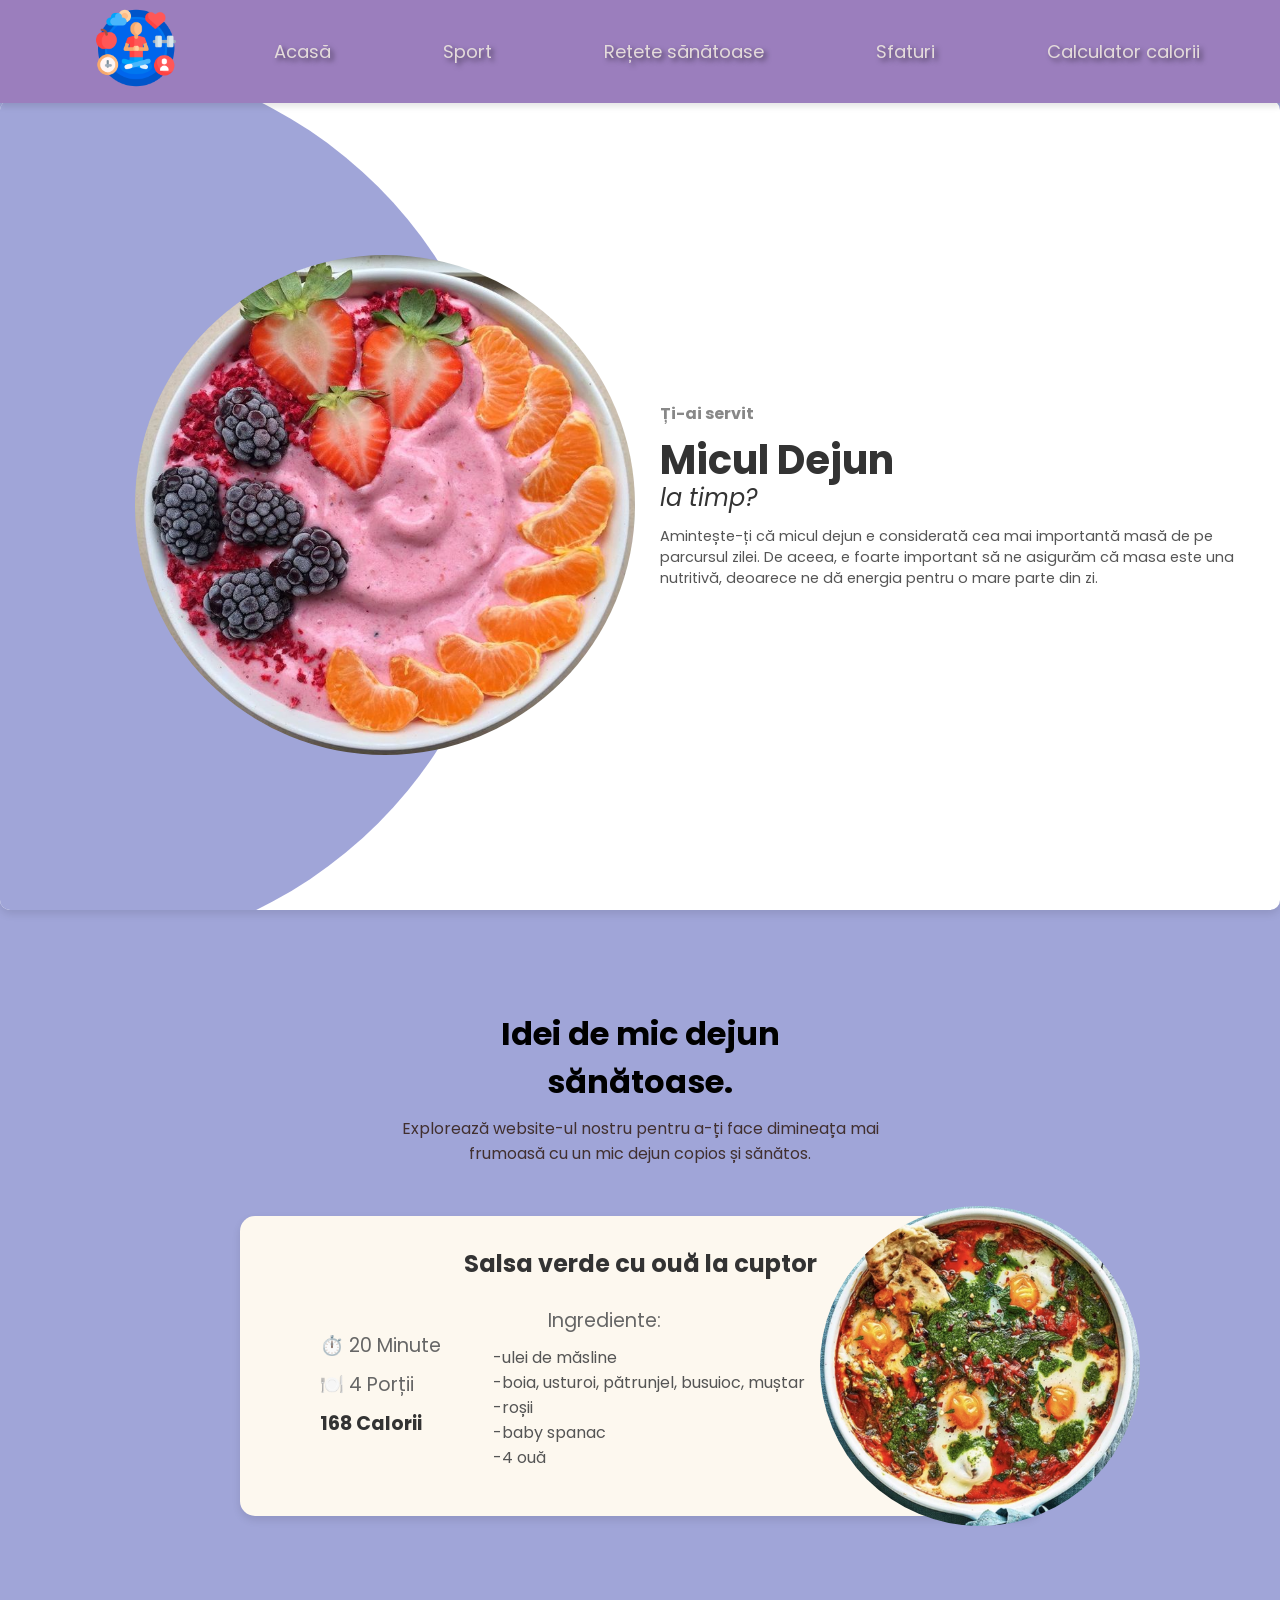
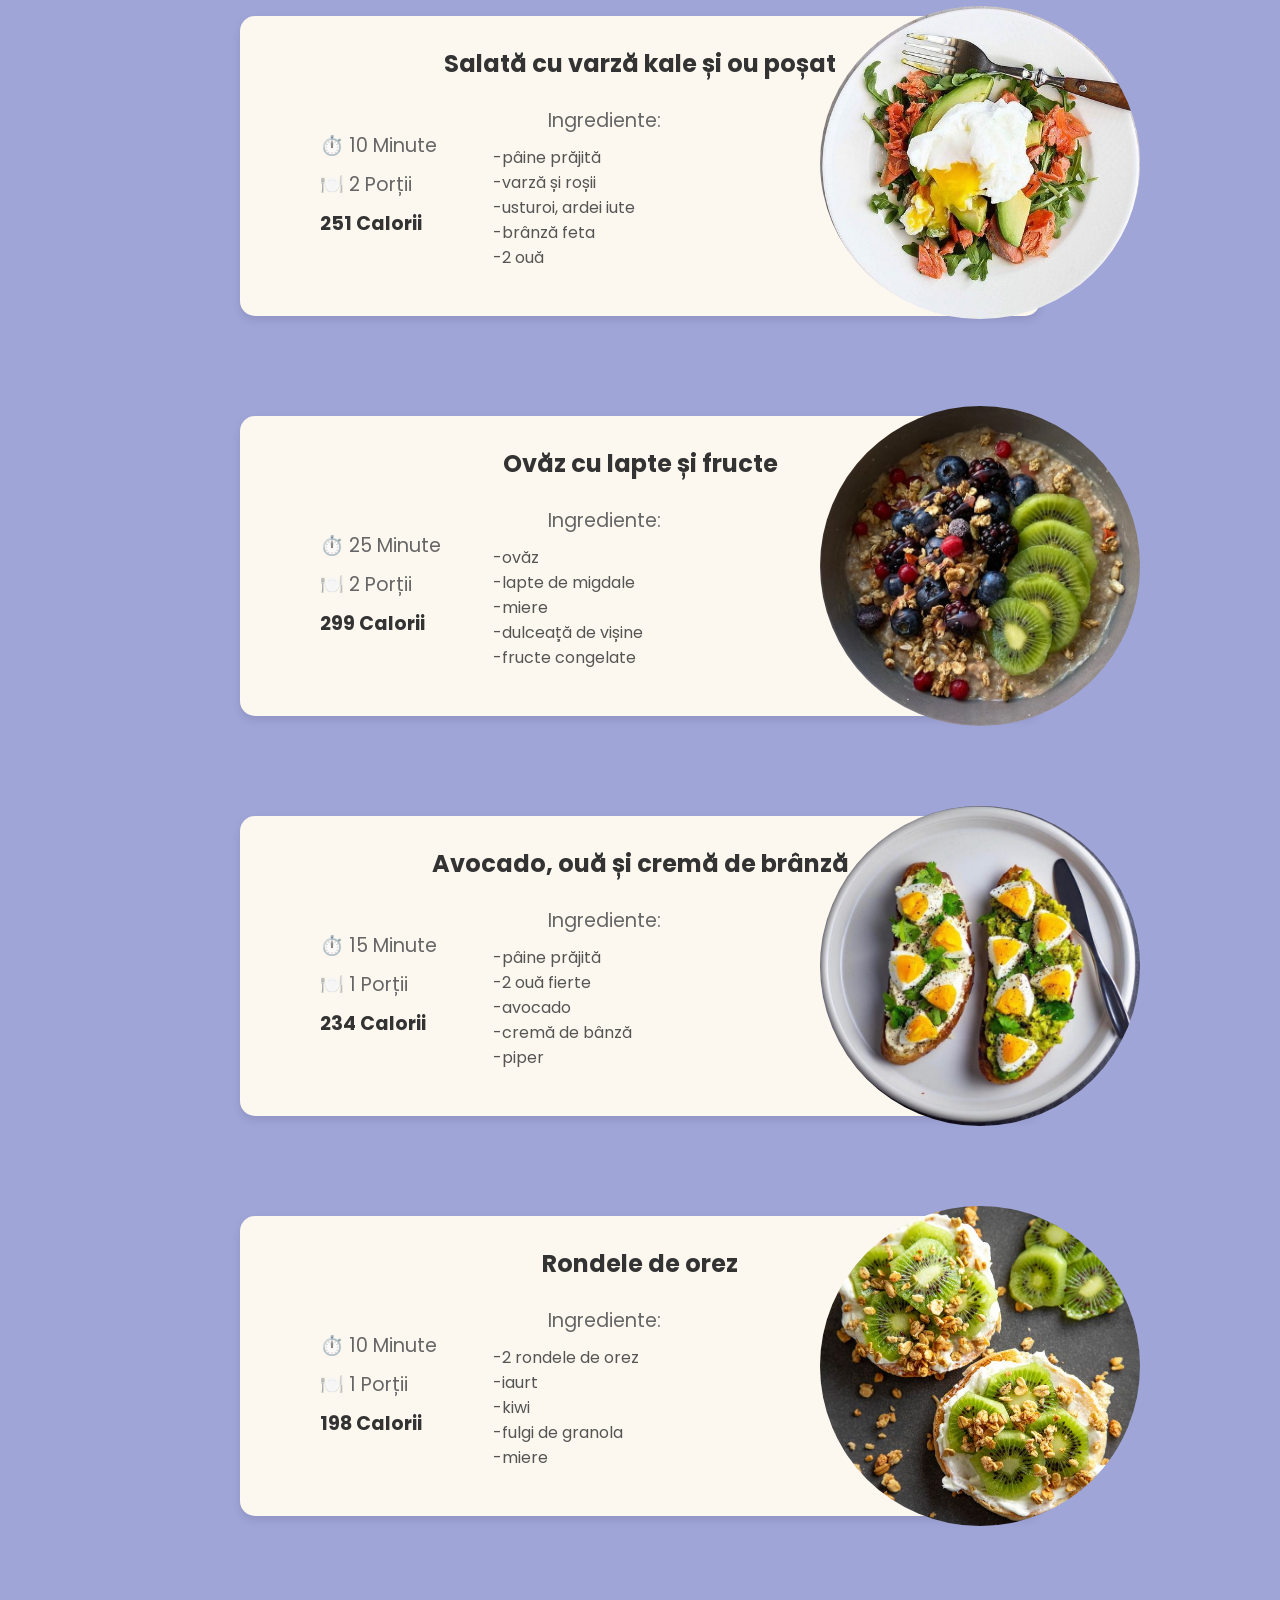
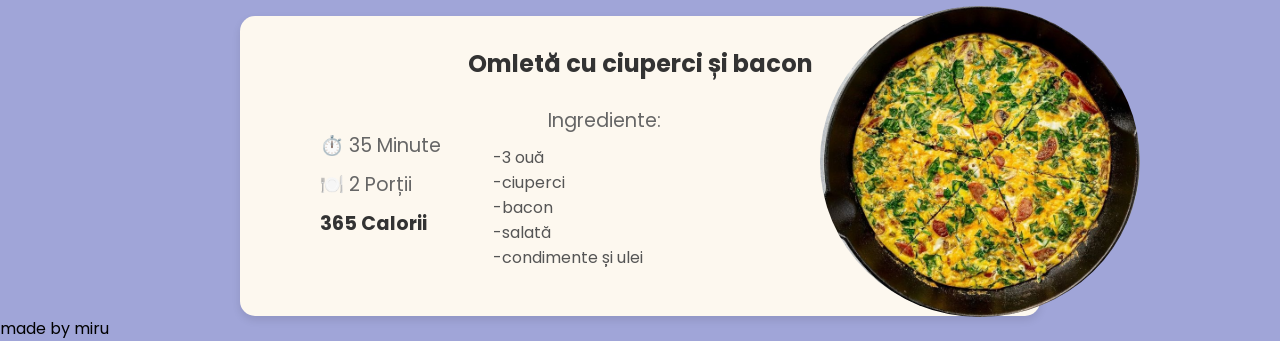
<file: Tehnici Web/Proiect/micdejun.html>
<!DOCTYPE html>
<html lang="ro">
<head>
    <meta charset="UTF-8">
    <meta name="viewport" content="width=device-width, initial-scale=1.0">
    <title>Healthy Life</title>
    <link rel="stylesheet" href="micdejun.css">
</head>
<body>
    <nav class="navbar">
        <div class="nav__logo">
            <a href="#"><img src="healthy-lifestyle.png" alt="logo"></a>
        </div>
        <ul class="nav__links">
            <li class="link"><a href="index.html">Acasă</a></li>
            
            <li class="link">
              <div class="menu__container dropdown__container">
                <a href="sport.html">Sport</a>
                <div class="dropdown__menu grid">
                  <a href="cardio.html"><span>Cardio</span></a>
                  <a href="pilates.html"><span>Pilates</span></a>
                  <a href="yoga.html"><span>Yoga</span></a>
                </div>
              </div>
            </li>

            <li class="link">
              <div class="menu__container dropdown__container">
                <a href="retete.html">Rețete sănătoase</a>
                <div class="dropdown__menu grid">
                  <a href="micdejun.html"><span>Mic dejun</span></a>
                  <a href="pranz.html"><span>Prânz</span></a>
                  <a href="cina.html"><span>Cină</span></a>
                </div>
              </div>
            </li>
            <li class="link"><a href="sfaturi.html">Sfaturi</a></li>
            <li class="link"><a href="calckcal.html">Calculator calorii</a></li>
        </ul>
    </nav>

    <section class="header-section">
      <div class="image-container">
          <div class="yellow-background"></div>
          <img src="breakfastbun.jpg" alt="Breakfast bowl">
      </div>
      <div class="text-container">
          <h4>Ți-ai servit</h4>
          <h1>Micul Dejun <span>la timp?</span></h1>
          <p>
            Amintește-ți că micul dejun e considerată cea mai importantă
            masă de pe parcursul zilei. De aceea, e foarte important să
            ne asigurăm că masa este una nutritivă, deoarece ne dă energia
            pentru o mare parte din zi.
          </p>
      </div>
    </section>

    <section class="recipe-section">
      <h1>Idei de mic dejun<br>sănătoase.</h1>
      <p class="subtitle">
        Explorează website-ul nostru pentru a-ți face dimineața mai frumoasă cu un mic dejun copios și sănătos.
      </p>
    
      <div class="recipe-cards">

        <!-- Recipe Card 1 -->
        <div class="recipe-card">
          <input type="checkbox" id="recipe1-toggle" class="toggle">
          <label for="recipe1-toggle" class="recipe-content">
            <h3>Salsa verde cu ouă la cuptor</h3>
            <div class="recipe-info">
              <div class="text-info">
                <p><span class="icon">⏱️</span> 20 Minute</p>
                <p><span class="icon">🍽️</span> 4 Porții</p>
                <p class="calories">168 Calorii</p>
              </div>
              <div class="ingrediente">
                <p>
                Ingrediente:
                <ul>
                  <li>-ulei de măsline</li>
                  <li>-boia, usturoi, pătrunjel, busuioc, muștar</li>
                  <li>-roșii</li>
                  <li>-baby spanac</li>
                  <li>-4 ouă</li>
                </ul>
                </p>
              </div>
            </div>
          </label>
          <div class="recipe-image">
            <img src="ouasalsa.jpg" alt="Creamy Meatballs & Pasta">
          </div>
          <div class="recipe-details">
            <h2>Etape:</h2>
            <p>
              Se stropește tigaia cu puțin ulei și se prăjește boiaua și chimenul 30s. Se adaugă roșiile și se fierb până se înmoaie.
              Se adaugă usturoiul, pătrunjel, busuioc, muștar, 4 linguri ulei și 3 linguri apă rece într-un bol și se amestecă.
              Se amestecă spanacul în tigaia cu roșiile. Spargeți ușor 4 ouă în compoziție și acoperiți cu un capac până când ouăle sunt doar întărite. 
              La sfârșit, adăugați sosul deasupra compoziției.
            </p>
            <label for="recipe1-toggle" class="close">Închide</label>
          </div>
        </div>
    
        <!-- Recipe Card 2 -->
        <div class="recipe-card">
          <input type="checkbox" id="recipe2-toggle" class="toggle">
          <label for="recipe2-toggle" class="recipe-content">
            <h3>Salată cu varză kale și ou poșat</h3>
            <div class="recipe-info">
              <div class="text-info">
                <p><span class="icon">⏱️</span> 10 Minute</p>
                <p><span class="icon">🍽️</span> 2 Porții</p>
                <p class="calories">251 Calorii</p>
              </div>
              <div class="ingrediente">
                <p>
                Ingrediente:
                <ul>
                  <li>-pâine prăjită</li>
                  <li>-varză și roșii</li>
                  <li>-usturoi, ardei iute</li>
                  <li>-brânză feta</li>
                  <li>-2 ouă</li>
                </ul>
                </p>
              </div>
            </div>
          </label>
          <div class="recipe-image">
            <img src="ouaposate.jpg" alt="Creamy Meatballs & Pasta">
          </div>
          <div class="recipe-details">
            <h2>Etape:</h2>
            <p>
              Se călesc într-o cratiță cu apa varza, usturoiul și ardeiul iute.
              Într-un alt vas cu apă aproape de fierbere, se pun ouăle timp de 2 minute.
              Scoateți ouăle poșate cu o lingură și așezați-le pe pâinea prăjită, alături
              de varză, roșii și brânza feta.
            </p>
            <label for="recipe2-toggle" class="close">Închide</label>
          </div>
        </div>
    
        <!-- Recipe Card 3 -->
        <div class="recipe-card">
          <input type="checkbox" id="recipe3-toggle" class="toggle">
          <label for="recipe3-toggle" class="recipe-content">
            <h3>Ovăz cu lapte și fructe</h3>
            <div class="recipe-info">
              <div class="text-info">
                <p><span class="icon">⏱️</span> 25 Minute</p>
                <p><span class="icon">🍽️</span> 2 Porții</p>
                <p class="calories">299 Calorii</p>
              </div>
              <div class="ingrediente">
                <p>
                Ingrediente:
                <ul>
                  <li>-ovăz</li>
                  <li>-lapte de migdale</li>
                  <li>-miere</li>
                  <li>-dulceață de vișine</li>
                  <li>-fructe congelate</li>
                </ul>
                </p>
              </div>
            </div>
          </label>
          <div class="recipe-image">
            <img src="ovaz.jpg" alt="Creamy Meatballs & Pasta">
          </div>
          <div class="recipe-details">
            <h2>Etape:</h2>
            <p>
              Se pune laptele într-o vas și se pune pe foc. Când laptele este
              aproape de fierbere, se adaugă treptat orazul cu o lingură. Se 
              amestecă tot conținutul până când devine o pastă solidă. Se pune 
              într-un bol și se amestecă cu o lingură de miere și 2 linguri de 
              dulceață. Se adaugă câteva fructe congelate deasupra pentru aspect
              și gust. 
            </p>
            <label for="recipe3-toggle" class="close">Închide</label>
          </div>
        </div>
    
        <!-- Recipe Card 4 -->
        <div class="recipe-card">
          <input type="checkbox" id="recipe4-toggle" class="toggle">
          <label for="recipe4-toggle" class="recipe-content">
            <h3>Avocado, ouă și cremă de brânză</h3>
            <div class="recipe-info">
              <div class="text-info">
                <p><span class="icon">⏱️</span> 15 Minute</p>
                <p><span class="icon">🍽️</span> 1 Porții</p>
                <p class="calories">234 Calorii</p>
              </div>
              <div class="ingrediente">
                <p>
                Ingrediente:
                <ul>
                  <li>-pâine prăjită</li>
                  <li>-2 ouă fierte</li>
                  <li>-avocado</li>
                  <li>-cremă de bânză</li>
                  <li>-piper</li>
                </ul>
                </p>
              </div>
            </div>
          </label>
          <div class="recipe-image">
            <img src="oupaine.jpg" alt="Creamy Meatballs & Pasta">
          </div>
          <div class="recipe-details">
            <h2>Etape:</h2>
            <p>
              Se prăjesc 2 felii de pâine și se pun 2 ouă la fiert. În acest timp, se pregătește
              avocadoul. Se curăță, taie în bucăți și se pisează până avem o pastă. Adăugăm
              un praf de sare și unul de piper. Peste o felie de pâine se pune cremă 
              de brânză, iar peste cealaltă se pune pasta de avocado. Se taie bucățele
              ouăle fierte și se pun deasupra.
            </p>
            <label for="recipe4-toggle" class="close">Închide</label>
          </div>
        </div>
    
        <!-- Recipe Card 5 -->
        <div class="recipe-card">
          <input type="checkbox" id="recipe5-toggle" class="toggle">
          <label for="recipe5-toggle" class="recipe-content">
            <h3>Rondele de orez</h3>
            <div class="recipe-info">
              <div class="text-info">
                <p><span class="icon">⏱️</span> 10 Minute</p>
                <p><span class="icon">🍽️</span> 1 Porții</p>
                <p class="calories">198 Calorii</p>
              </div>
              <div class="ingrediente">
                <p>
                Ingrediente:
                <ul>
                  <li>-2 rondele de orez</li>
                  <li>-iaurt</li>
                  <li>-kiwi</li>
                  <li>-fulgi de granola</li>
                  <li>-miere</li>
                </ul>
                </p>
              </div>
            </div>
          </label>
          <div class="recipe-image">
            <img src="kiwigranola.jpg" alt="Creamy Meatballs & Pasta">
          </div>
          <div class="recipe-details">
            <h2>Etape:</h2>
            <p>
              Peste iaurt, se adaugă 2 lingurițe de miere și se amestecă.
              Se curăță un kiwi și se taie feliuțe. Peste cele două rondele
              de orez, se întinde iaurtul cu o linguriță. Se pun feliuțele de 
              kiwi și se presară câțiva fulgi de granola.
            </p>
            <label for="recipe5-toggle" class="close">Închide</label>
          </div>
        </div>

        <!-- Recipe Card 6 -->
        <div class="recipe-card">
          <input type="checkbox" id="recipe6-toggle" class="toggle">
          <label for="recipe6-toggle" class="recipe-content">
            <h3>Omletă cu ciuperci și bacon</h3>
            <div class="recipe-info">
              <div class="text-info">
                <p><span class="icon">⏱️</span> 35 Minute</p>
                <p><span class="icon">🍽️</span> 2 Porții</p>
                <p class="calories">365 Calorii</p>
              </div>
              <div class="ingrediente">
                <p>
                Ingrediente:
                <ul>
                  <li>-3 ouă</li>
                  <li>-ciuperci</li>
                  <li>-bacon</li>
                  <li>-salată</li>
                  <li>-condimente și ulei</li>
                </ul>
                </p>
              </div>
            </div>
          </label>
          <div class="recipe-image">
            <img src="omleta.jpg" alt="Creamy Meatballs & Pasta">
          </div>
          <div class="recipe-details">
            <h2>Etape:</h2>
            <p>
              Se pune o tigaie pe foc unsă cu ulei. Se bat ouăle până devin
              o compoziție omogenă. Ciupercile și baconul se taie în bucățele sau
              feliuțe mici, după preferințe. Salata se taie fâșii. Toate trei
              se adaugă peste ouăle bătute, cu un praf de sare. Când tigaia este
              încinsă, se toarnă compoziția. Peste aprozimativ 5 minute, se întoarce
              omleta pe partea opusă și se prăjește. La sfârșit, se pune pe o 
              farfurie.
            </p>
            <label for="recipe6-toggle" class="close">Închide</label>
          </div>
        </div>

      </div>
    </section>

    <footer>
        <p>made by miru</p>
    </footer>
</body>
</html>
</file>
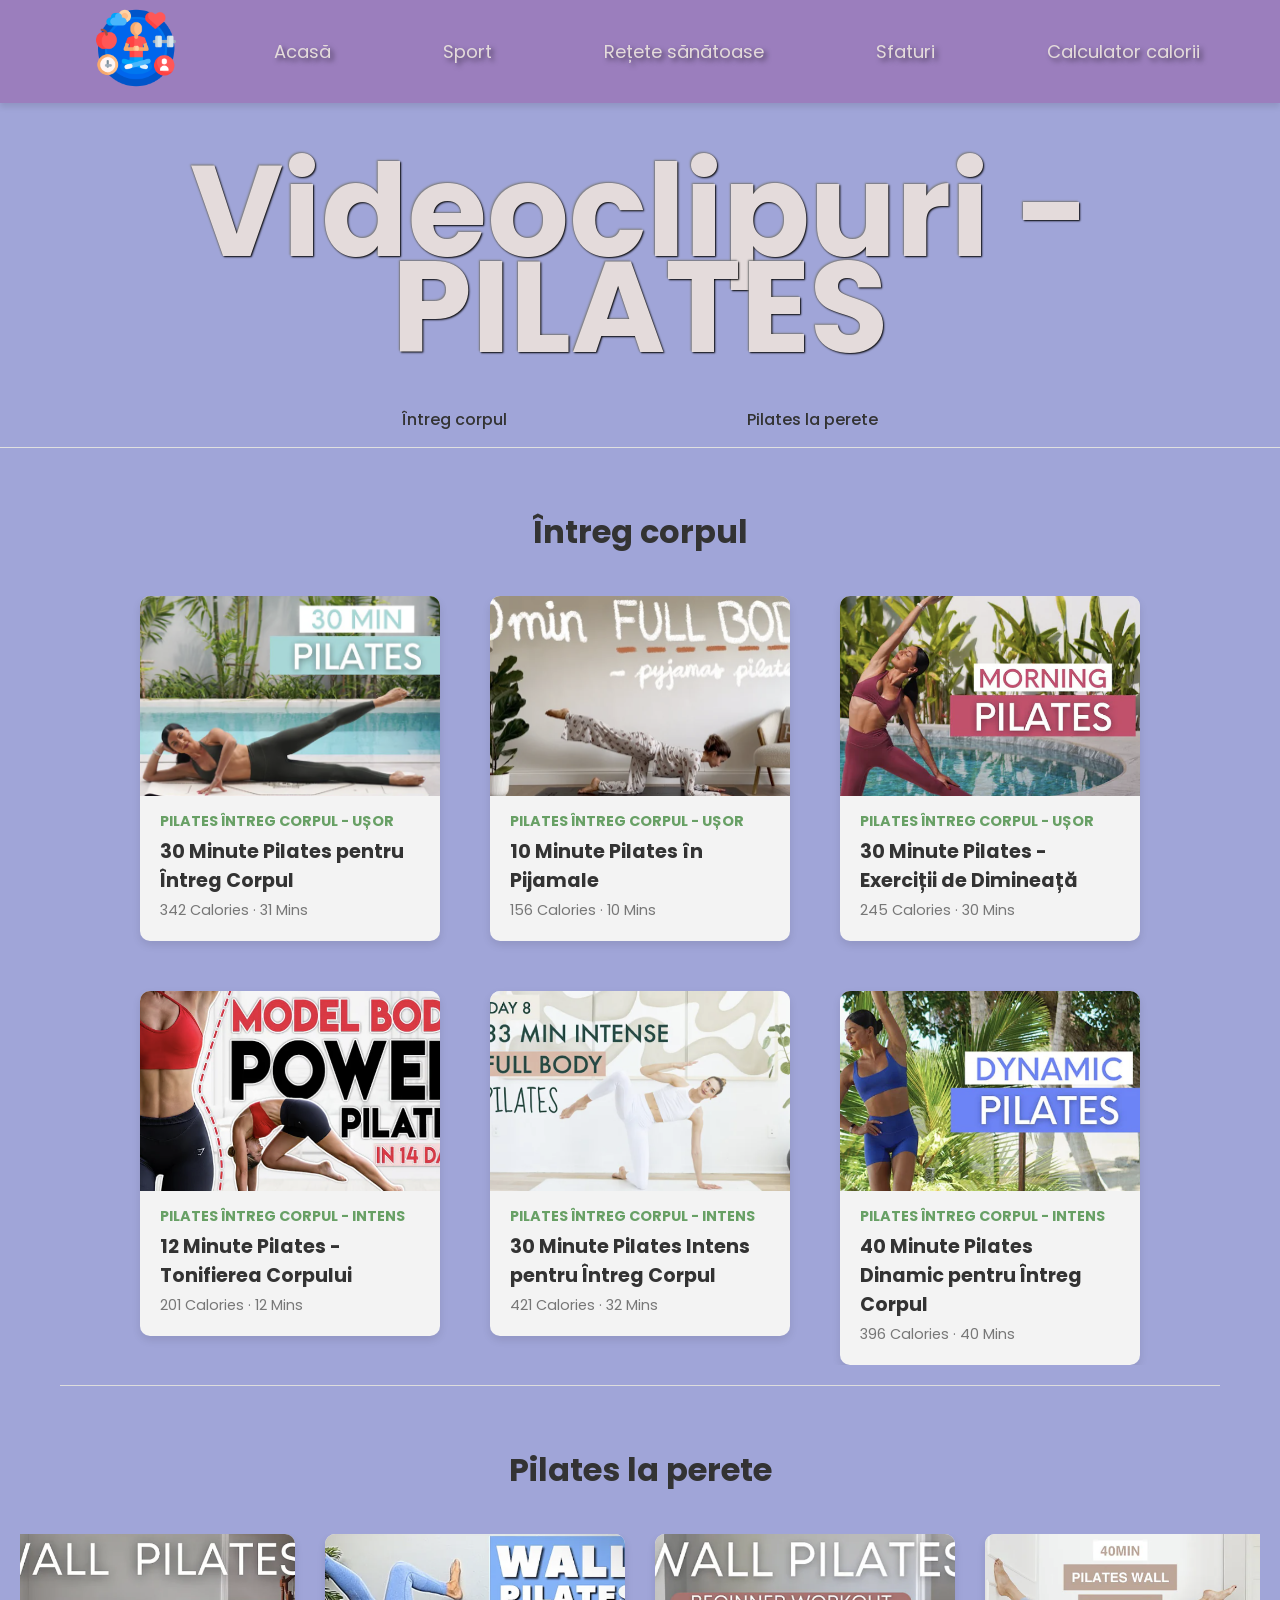
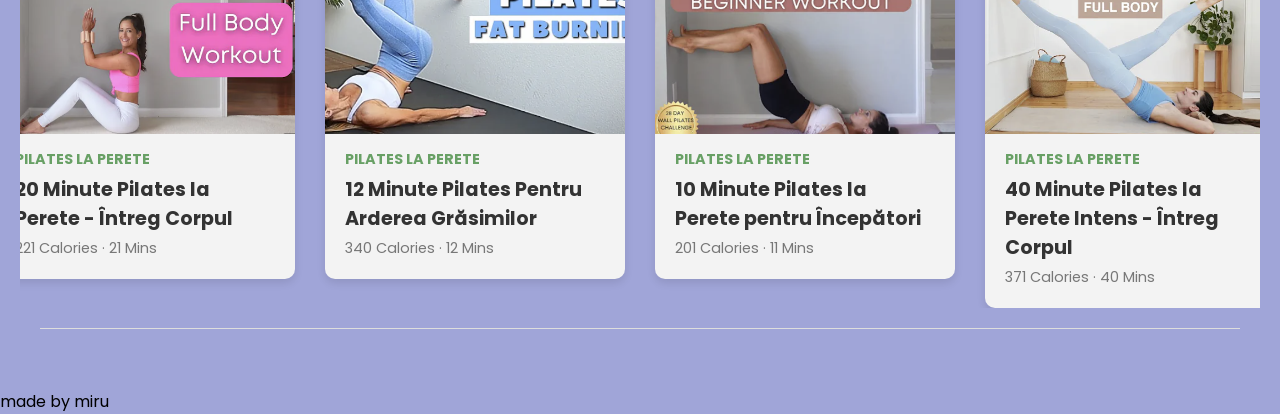
<file: Tehnici Web/Proiect/pilates.html>
<!DOCTYPE html>
<html lang="ro">
<head>
    <meta charset="UTF-8">
    <meta name="viewport" content="width=device-width, initial-scale=1.0">
    <title>Healthy Life</title>
    <link rel="stylesheet" href="pilates.css">
</head>
<body>
    <nav class="navbar">
        <div class="nav__logo">
            <a href="#"><img src="healthy-lifestyle.png" alt="logo"></a>
        </div>
        <ul class="nav__links">
            <li class="link"><a href="index.html">Acasă</a></li>
            
            <li class="link">
              <div class="menu__container dropdown__container">
                <a href="sport.html">Sport</a>
                <div class="dropdown__menu grid">
                  <a href="cardio.html"><span>Cardio</span></a>
                  <a href="pilates.html"><span>Pilates</span></a>
                  <a href="yoga.html"><span>Yoga</span></a>
                </div>
              </div>
            </li>

            <li class="link">
              <div class="menu__container dropdown__container">
                <a href="retete.html">Rețete sănătoase</a>
                <div class="dropdown__menu grid">
                  <a href="micdejun.html"><span>Mic dejun</span></a>
                  <a href="pranz.html"><span>Prânz</span></a>
                  <a href="cina.html"><span>Cină</span></a>
                </div>
              </div>
            </li>
            <li class="link"><a href="sfaturi.html">Sfaturi</a></li>
            <li class="link"><a href="calckcal.html">Calculator calorii</a></li>
        </ul>
    </nav>

    <header class="titlu__video">
        <h1>Videoclipuri - PILATES</h1>
    </header>

    <nav class="navbar__workout">
        <ul class="nav-categories">
            <li class="nav-item"><a href="#fbpilates-section" class="nav-link">Întreg corpul</a></li>
            <li class="nav-item"><a href="#peretepilates-section" class="nav-link">Pilates la perete</a></li>
        </ul>
    </nav>

    <section class="fbpilates-section" id="fbpilates-section">
        <h2>Întreg corpul</h2>
        <div class="fbpilates-cards">
            <a href="https://www.youtube.com/embed/C2HX2pNbUCM?si=5RubuDccOMevOMJa">
                <div class="fbpilates-card" >
                    <div class="image-container">
                        <img src="pilatesimg1.png" alt="10 Minute Flat Abs Workout">
                    </div>
                    <p class="category">PILATES ÎNTREG CORPUL - UȘOR</p>
                    <h3>30 Minute Pilates pentru Întreg Corpul</h3>
                    <p class="info">342 Calories · 31 Mins</p>
                </div>
            </a>
            <a href="https://www.youtube.com/embed/-EpgSSkEwpE?si=srZtIUQDIUBpL6J5">
                <div class="fbpilates-card">
                    <div class="image-container">
                        <img src="pilatesimg2.png" alt="Easy 5-Min Leg Workout At Home">
                    </div>
                    <p class="category">PILATES ÎNTREG CORPUL - UȘOR</p>
                    <h3>10 Minute Pilates în Pijamale</h3>
                    <p class="info">156 Calories · 10 Mins</p>
                </div>
            </a>
            <a href="https://www.youtube.com/embed/C3LB3Qszx2I?si=Nu5lPZV8699yfBpT">
                <div class="fbpilates-card">
                    <div class="image-container">
                        <img src="pilatesimg3.png" alt="Easy 7-Min Oblique Ab Exercises">
                    </div>
                    <p class="category">PILATES ÎNTREG CORPUL - UȘOR</p>
                    <h3>30 Minute Pilates - Exerciții de Dimineață</h3>
                    <p class="info">245 Calories · 30 Mins</p>
                </div>
            </a>
            <a href="https://www.youtube.com/embed/KxCbEEAmqqw?si=xMTCqItGeoVCFhXA">
                <div class="fbpilates-card">
                    <div class="image-container">
                        <img src="pilatesimg4.png" alt="Easy 7-Min Oblique Ab Exercises">
                    </div>
                    <p class="category">PILATES ÎNTREG CORPUL - INTENS</p>
                    <h3>12 Minute Pilates - Tonifierea Corpului</h3>
                    <p class="info">201 Calories · 12 Mins</p>
                </div>
            </a>
            <a href="https://www.youtube.com/embed/GUuwI0dXOkY?si=oyszJ0Ia8ifteCn5">
              <div class="fbpilates-card">
                  <div class="image-container">
                      <img src="pilatesimg5.png" alt="Easy 7-Min Oblique Ab Exercises">
                  </div>
                  <p class="category">PILATES ÎNTREG CORPUL - INTENS</p>
                  <h3>30 Minute Pilates Intens pentru Întreg Corpul</h3>
                  <p class="info">421 Calories · 32 Mins</p>
              </div>
          </a>
          <a href="https://www.youtube.com/embed/sqh_EjMteu8?si=DibCemWKUHhT2Ha6">
              <div class="fbpilates-card">
                  <div class="image-container">
                      <img src="pilatesimg6.png" alt="Easy 7-Min Oblique Ab Exercises">
                  </div>
                  <p class="category">PILATES ÎNTREG CORPUL - INTENS</p>
                  <h3>40 Minute Pilates Dinamic pentru Întreg Corpul</h3>
                  <p class="info">396 Calories · 40 Mins</p>
              </div>
          </a>
        </div>
    </section>

    <section class="peretepilates-section" id="peretepilates-section">
        <h2>Pilates la perete</h2>
        <div class="peretepilates-cards">
            <a href="https://www.youtube.com/embed/i43FBXrOnng?si=v-slqHFOUDsmBSHW">
                <div class="peretepilates-card">
                    <div class="image-container">
                        <img src="pilatesperete1.png" alt="10 Minute Flat Abs Workout">
                    </div>
                    <p class="category">PILATES LA PERETE</p>
                    <h3>20 Minute Pilates la Perete - Întreg Corpul</h3>
                    <p class="info">221 Calories · 21 Mins</p>
                </div>
            </a>
            <a href="https://www.youtube.com/embed/3s-fdWjiSkA?si=XII22xVR9JosbXvy">
                <div class="peretepilates-card">
                    <div class="image-container">
                        <img src="pilatesperete2.png" alt="Easy 5-Min Leg Workout At Home">
                    </div>
                    <p class="category">PILATES LA PERETE</p>
                    <h3>12 Minute Pilates Pentru Arderea Grăsimilor</h3>
                    <p class="info">340 Calories · 12 Mins</p>
                </div>
            </a>
            <a href="https://www.youtube.com/embed/EyDqY5RRg14?si=1T9mATGnJrR0gMko">
                <div class="peretepilates-card">
                    <div class="image-container">
                        <img src="pilatesperete3.png" alt="Easy 7-Min Oblique Ab Exercises">
                    </div>
                    <p class="category">PILATES LA PERETE</p>
                    <h3>10 Minute Pilates la Perete pentru Începători</h3>
                    <p class="info">201 Calories · 11 Mins</p>
                </div>
            </a>
            <a href="https://www.youtube.com/embed/0KPq8v0theo?si=rnigAcn7SUP2-dhb">
                <div class="peretepilates-card">
                    <div class="image-container">
                        <img src="pilatesperete4.png" alt="Easy 7-Min Oblique Ab Exercises">
                    </div>
                    <p class="category">PILATES LA PERETE</p>
                    <h3>40 Minute Pilates la Perete Intens - Întreg Corpul</h3>
                    <p class="info">371 Calories · 40 Mins</p>
                </div>
            </a>
        </div>
    </section>

    <footer>
        <p>made by miru</p>
    </footer>
</body>
</html>
</file>
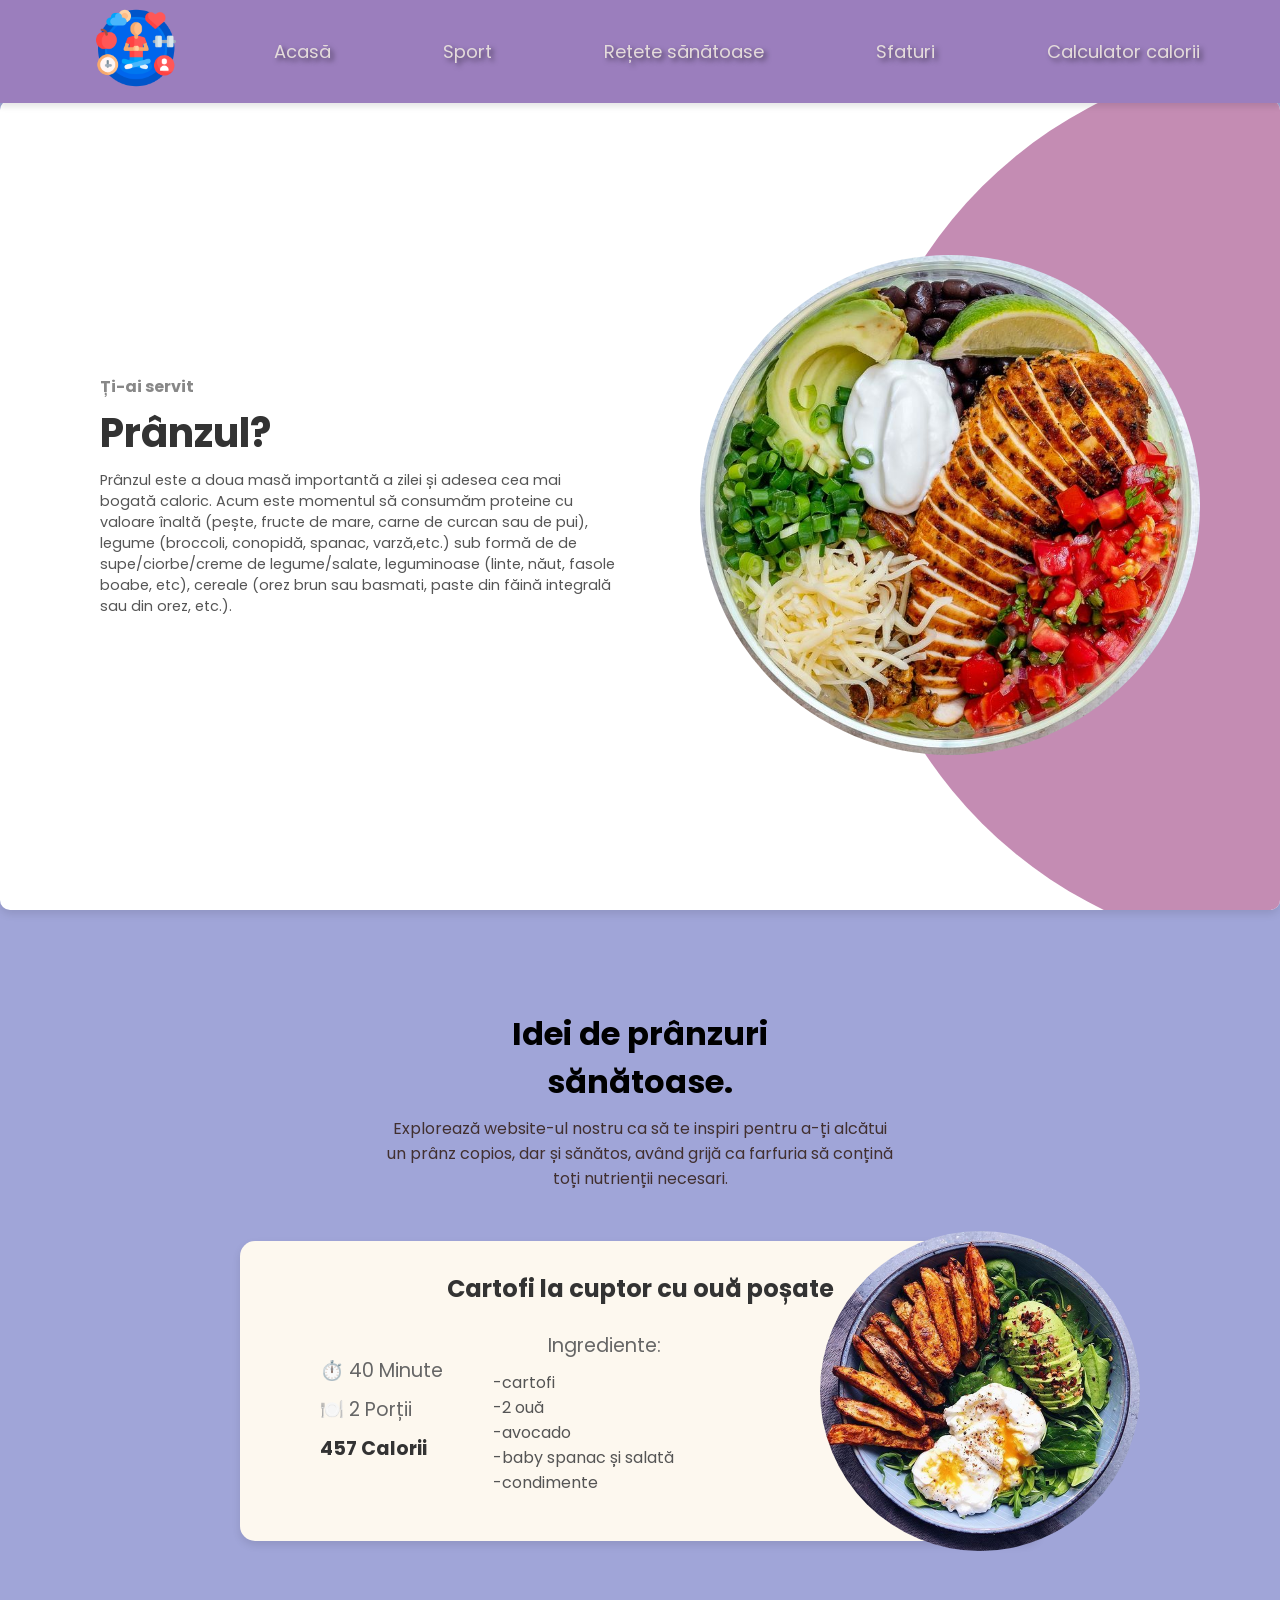
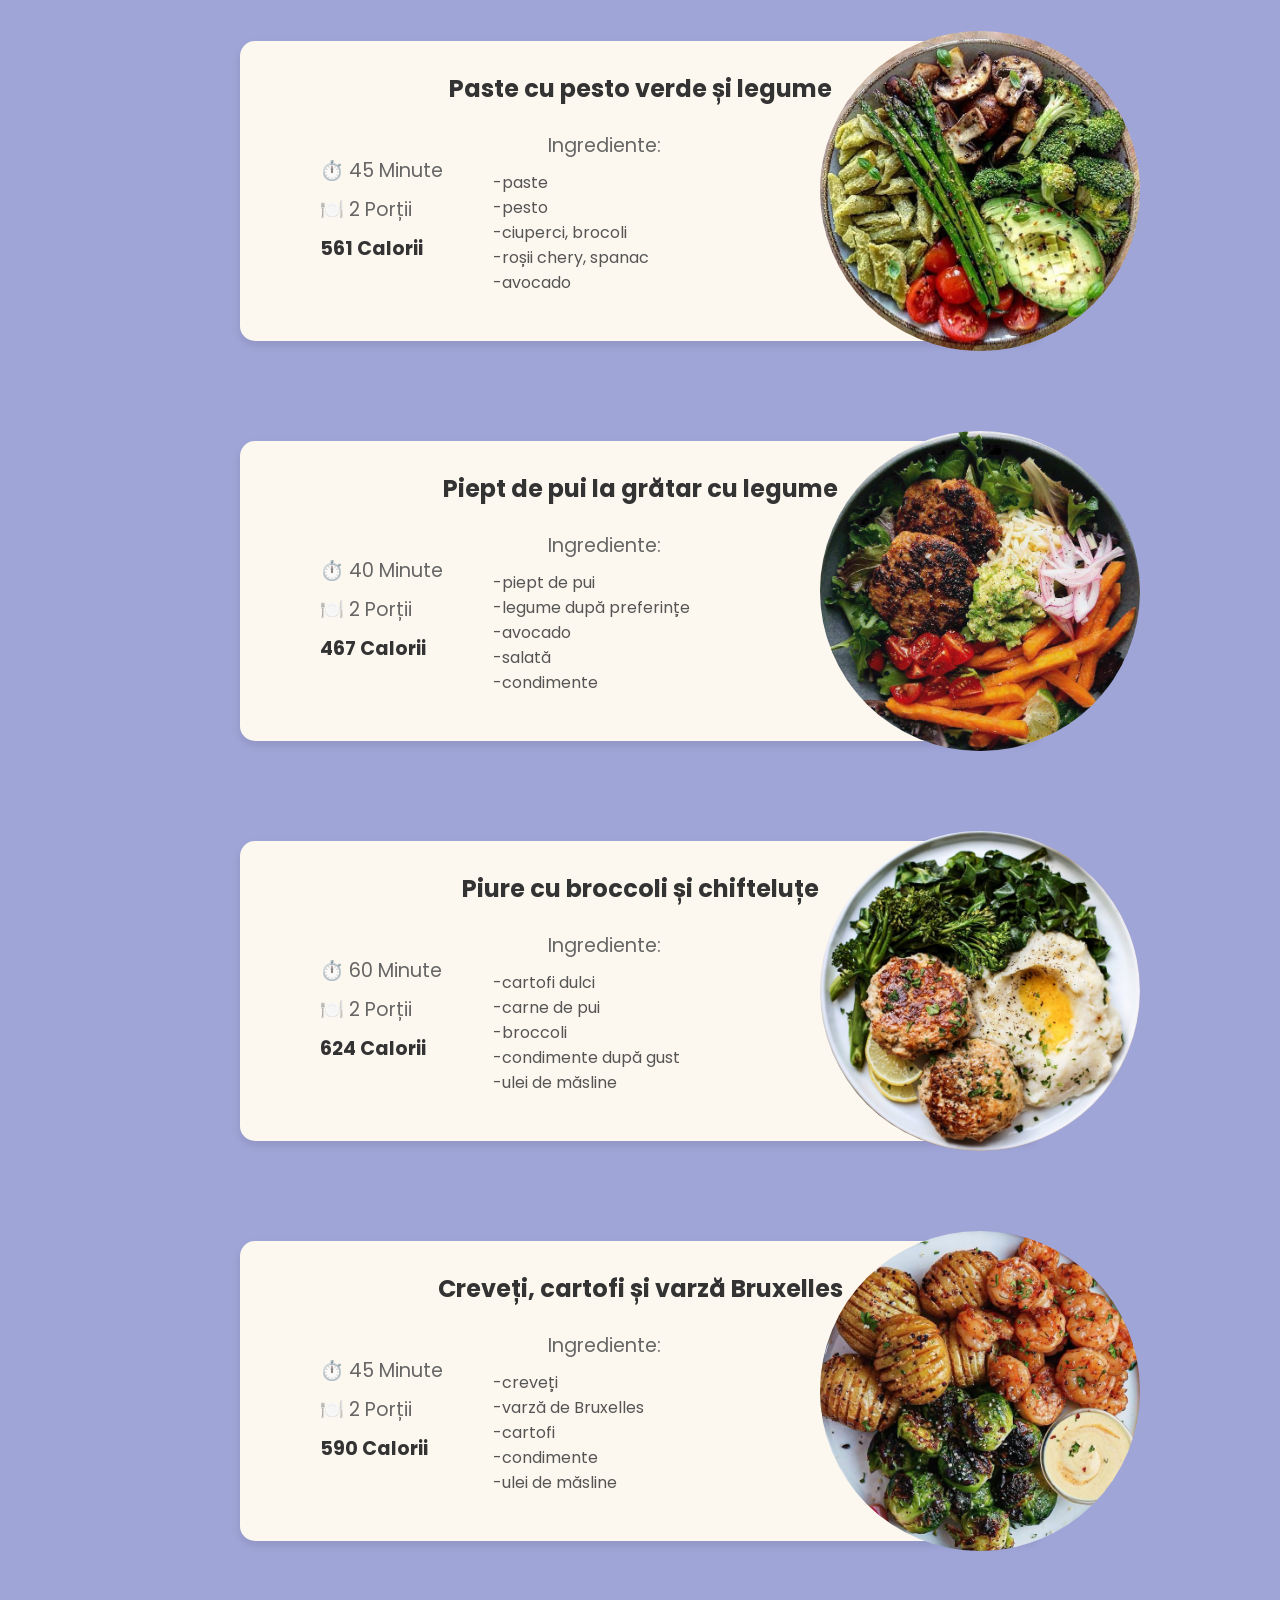
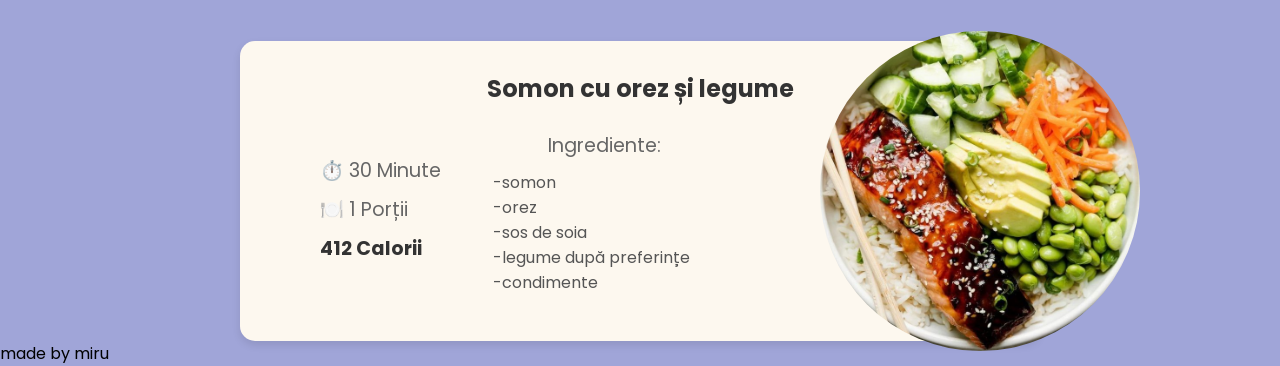
<file: Tehnici Web/Proiect/pranz.html>
<!DOCTYPE html>
<html lang="ro">
<head>
    <meta charset="UTF-8">
    <meta name="viewport" content="width=device-width, initial-scale=1.0">
    <title>Healthy Life</title>
    <link rel="stylesheet" href="pranz.css">
</head>
<body>
    <nav class="navbar">
        <div class="nav__logo">
            <a href="#"><img src="healthy-lifestyle.png" alt="logo"></a>
        </div>
        <ul class="nav__links">
            <li class="link"><a href="index.html">Acasă</a></li>
            
            <li class="link">
              <div class="menu__container dropdown__container">
                <a href="sport.html">Sport</a>
                <div class="dropdown__menu grid">
                  <a href="cardio.html"><span>Cardio</span></a>
                  <a href="pilates.html"><span>Pilates</span></a>
                  <a href="yoga.html"><span>Yoga</span></a>
                </div>
              </div>
            </li>

            <li class="link">
              <div class="menu__container dropdown__container">
                <a href="retete.html">Rețete sănătoase</a>
                <div class="dropdown__menu grid">
                  <a href="micdejun.html"><span>Mic dejun</span></a>
                  <a href="pranz.html"><span>Prânz</span></a>
                  <a href="cina.html"><span>Cină</span></a>
                </div>
              </div>
            </li>
            <li class="link"><a href="sfaturi.html">Sfaturi</a></li>
            <li class="link"><a href="calckcal.html">Calculator calorii</a></li>
        </ul>
    </nav>

    <section class="header-section">
      <div class="text-container">
          <h4>Ți-ai servit</h4>
          <h1>Prânzul?</h1>
          <p>
            Prânzul este a doua masă importantă a zilei și adesea cea mai bogată caloric.
            Acum este momentul să consumăm proteine cu valoare înaltă (pește, fructe de mare, 
            carne de curcan sau de pui), legume (broccoli, conopidă, spanac, varză,etc.) sub 
            formă de de supe/ciorbe/creme de legume/salate, leguminoase (linte, năut, fasole 
            boabe, etc), cereale (orez brun sau basmati, paste din făină integrală sau din orez, 
            etc.).
          </p>
      </div>
      <div class="image-container">
        <div class="yellow-background"></div>
        <img src="pranzbanner.jpg" alt="Breakfast bowl">
    </div>
    </section>

    <section class="recipe-section">
      <h1>Idei de prânzuri<br>sănătoase.</h1>
      <p class="subtitle">
        Explorează website-ul nostru ca să te inspiri pentru a-ți alcătui un prânz
        copios, dar și sănătos, având grijă ca farfuria să conțină toți 
        nutrienții necesari.
      </p>
    
      <div class="recipe-cards">

        <!-- Recipe Card 1 -->
        <div class="recipe-card">
          <input type="checkbox" id="recipe1-toggle" class="toggle">
          <label for="recipe1-toggle" class="recipe-content">
            <h3>Cartofi la cuptor cu ouă poșate</h3>
            <div class="recipe-info">
              <div class="text-info">
                <p><span class="icon">⏱️</span> 40 Minute</p>
                <p><span class="icon">🍽️</span> 2 Porții</p>
                <p class="calories">457 Calorii</p>
              </div>
              <div class="ingrediente">
                <p>
                Ingrediente:
                <ul>
                  <li>-cartofi</li>
                  <li>-2 ouă</li>
                  <li>-avocado</li>
                  <li>-baby spanac și salată</li>
                  <li>-condimente</li>
                </ul>
                </p>
              </div>
            </div>
          </label>
          <div class="recipe-image">
            <img src="pranz1.jpg" alt="Creamy Meatballs & Pasta">
          </div>
          <div class="recipe-details">
            <h2>Etape:</h2>
            <p>
              Se curăță cartofii, se taie în fâșii și se presară cu condimentele
              preferate. Se pun la cuptor timp de 20 de minute la 180 de grade, 
              timp în care se pun ouăle în apă fierbinte la poșat. Avocado se taie 
              feliuțe și se pune pe patul de salată și baby spanac. La sfârșit, se adaugă 
              ouăle și cartofii.
            </p>
            <label for="recipe1-toggle" class="close">Închide</label>
          </div>
        </div>
    
        <!-- Recipe Card 2 -->
        <div class="recipe-card">
          <input type="checkbox" id="recipe2-toggle" class="toggle">
          <label for="recipe2-toggle" class="recipe-content">
            <h3>Paste cu pesto verde și legume</h3>
            <div class="recipe-info">
              <div class="text-info">
                <p><span class="icon">⏱️</span> 45 Minute</p>
                <p><span class="icon">🍽️</span> 2 Porții</p>
                <p class="calories">561 Calorii</p>
              </div>
              <div class="ingrediente">
                <p>
                Ingrediente:
                <ul>
                  <li>-paste</li>
                  <li>-pesto</li>
                  <li>-ciuperci, brocoli</li>
                  <li>-roșii chery, spanac</li>
                  <li>-avocado</li>
                </ul>
                </p>
              </div>
            </div>
          </label>
          <div class="recipe-image">
            <img src="pranz2.jpg" alt="Creamy Meatballs & Pasta">
          </div>
          <div class="recipe-details">
            <h2>Etape:</h2>
            <p>
               Într-un vas, se pune apă la fiert cu un praf de sare. În acest
               timp, se curăță legumele după preferințe și se condimentează, 
               urmând să fie puse pentru 20 de minute la Airfryer. Pastele se 
               adaugă în apă până se fierb. După ce este scursă apa, se adaugă 
               sosul de pesto verde și se amestecă. La sfârșit, totul se așează 
               frumos pe o farfurie.
            </p>
            <label for="recipe2-toggle" class="close">Închide</label>
          </div>
        </div>
    
        <!-- Recipe Card 3 -->
        <div class="recipe-card">
          <input type="checkbox" id="recipe3-toggle" class="toggle">
          <label for="recipe3-toggle" class="recipe-content">
            <h3>Piept de pui la grătar cu legume</h3>
            <div class="recipe-info">
              <div class="text-info">
                <p><span class="icon">⏱️</span> 40 Minute</p>
                <p><span class="icon">🍽️</span> 2 Porții</p>
                <p class="calories">467 Calorii</p>
              </div>
              <div class="ingrediente">
                <p>
                Ingrediente:
                <ul>
                  <li>-piept de pui</li>
                  <li>-legume după preferințe</li>
                  <li>-avocado</li>
                  <li>-salată</li>
                  <li>-condimente</li>
                </ul>
                </p>
              </div>
            </div>
          </label>
          <div class="recipe-image">
            <img src="pranz3.jpg" alt="Creamy Meatballs & Pasta">
          </div>
          <div class="recipe-details">
            <h2>Etape:</h2>
            <p>
              Se curăță pieptul de pui, se condimentează și se pune într-o 
              tavă pe hârtie de copt la cuptor pentru 30 de minute. În acest
              timp, se pregătesc legumele după preferințe (morcovi, roșii, ceapă)
              și se pun la Airfryer. Se pregătește și o pastă de avocado, 
              adăugând condimente după preferință. Pentru savoare, la sfârșit, peste
              ingredientele din farfurie se pot pune câteva picături de 
              lămâie proaspătă.
            </p>
            <label for="recipe3-toggle" class="close">Închide</label>
          </div>
        </div>
    
        <!-- Recipe Card 4 -->
        <div class="recipe-card">
          <input type="checkbox" id="recipe4-toggle" class="toggle">
          <label for="recipe4-toggle" class="recipe-content">
            <h3>Piure cu broccoli și chifteluțe</h3>
            <div class="recipe-info">
              <div class="text-info">
                <p><span class="icon">⏱️</span> 60 Minute</p>
                <p><span class="icon">🍽️</span> 2 Porții</p>
                <p class="calories">624 Calorii</p>
              </div>
              <div class="ingrediente">
                <p>
                Ingrediente:
                <ul>
                  <li>-cartofi dulci</li>
                  <li>-carne de pui</li>
                  <li>-broccoli</li>
                  <li>-condimente după gust</li>
                  <li>-ulei de măsline</li>
                </ul>
                </p>
              </div>
            </div>
          </label>
          <div class="recipe-image">
            <img src="pranz4.jpg" alt="Creamy Meatballs & Pasta">
          </div>
          <div class="recipe-details">
            <h2>Etape:</h2>
            <p>
              Se curăță cartofii și se pun la fiert. În acest timp, se toacă
              carnea de pui, ulterior adăugând condimentele. Într-o tigaie 
              încinsă cu ulei, se pun biluțele de carne și se prăjesc pe 
              ambele părți. Bucățile de broccoli se condimentează și se pun 
              la Airfryer. După ce cartofii au fost fierți, se pisează până 
              ajung o pastă omogenă.
            </p>
            <label for="recipe4-toggle" class="close">Închide</label>
          </div>
        </div>
    
        <!-- Recipe Card 5 -->
        <div class="recipe-card">
          <input type="checkbox" id="recipe5-toggle" class="toggle">
          <label for="recipe5-toggle" class="recipe-content">
            <h3>Creveți, cartofi și varză Bruxelles</h3>
            <div class="recipe-info">
              <div class="text-info">
                <p><span class="icon">⏱️</span> 45 Minute</p>
                <p><span class="icon">🍽️</span> 2 Porții</p>
                <p class="calories">590 Calorii</p>
              </div>
              <div class="ingrediente">
                <p>
                Ingrediente:
                <ul>
                  <li>-creveți</li>
                  <li>-varză de Bruxelles</li>
                  <li>-cartofi</li>
                  <li>-condimente</li>
                  <li>-ulei de măsline</li>
                </ul>
                </p>
              </div>
            </div>
          </label>
          <div class="recipe-image">
            <img src="pranz5.jpg" alt="Creamy Meatballs & Pasta">
          </div>
          <div class="recipe-details">
            <h2>Etape:</h2>
            <p>
              Se curăță creveții și se pun într-o tigaie încină cu 
              condimentele preferate și uleiul de măsline. Se lasă acolo 
              până se rumenesc. În acest timp, carofii se condimentează și se 
              pun la cuptor. După ce sunt gata creveții, varza de Bruxelles se trage
              și ea la tigaie. 
            </p>
            <label for="recipe5-toggle" class="close">Închide</label>
          </div>
        </div>

        <!-- Recipe Card 6 -->
        <div class="recipe-card">
          <input type="checkbox" id="recipe6-toggle" class="toggle">
          <label for="recipe6-toggle" class="recipe-content">
            <h3>Somon cu orez și legume</h3>
            <div class="recipe-info">
              <div class="text-info">
                <p><span class="icon">⏱️</span> 30 Minute</p>
                <p><span class="icon">🍽️</span> 1 Porții</p>
                <p class="calories">412 Calorii</p>
              </div>
              <div class="ingrediente">
                <p>
                Ingrediente:
                <ul>
                  <li>-somon</li>
                  <li>-orez</li>
                  <li>-sos de soia</li>
                  <li>-legume după preferințe</li>
                  <li>-condimente</li>
                </ul>
                </p>
              </div>
            </div>
          </label>
          <div class="recipe-image">
            <img src="pranz6.jpg" alt="Creamy Meatballs & Pasta">
          </div>
          <div class="recipe-details">
            <h2>Etape:</h2>
            <p>
              Somonul se pune la copt într-o tavă cu hârtie de copt, la 200 de
              grade, timp de 30 de minute. Orezul se fierbe până se înmoaie, fiind
              asezonat cu condimentele preferate, la fel ca somonul. Se pregătesc 
              și legumele crude după preferințe (castraveți, morcovi, fasole, avocado).
              Când somonul este aproape gata, se pune pe deasupra lui sosul de soia 
              pentru o aromă mai delicată.
            </p>
            <label for="recipe6-toggle" class="close">Închide</label>
          </div>
        </div>

      </div>
    </section>

    <footer>
        <p>made by miru</p>
    </footer>
</body>
</html>
</file>
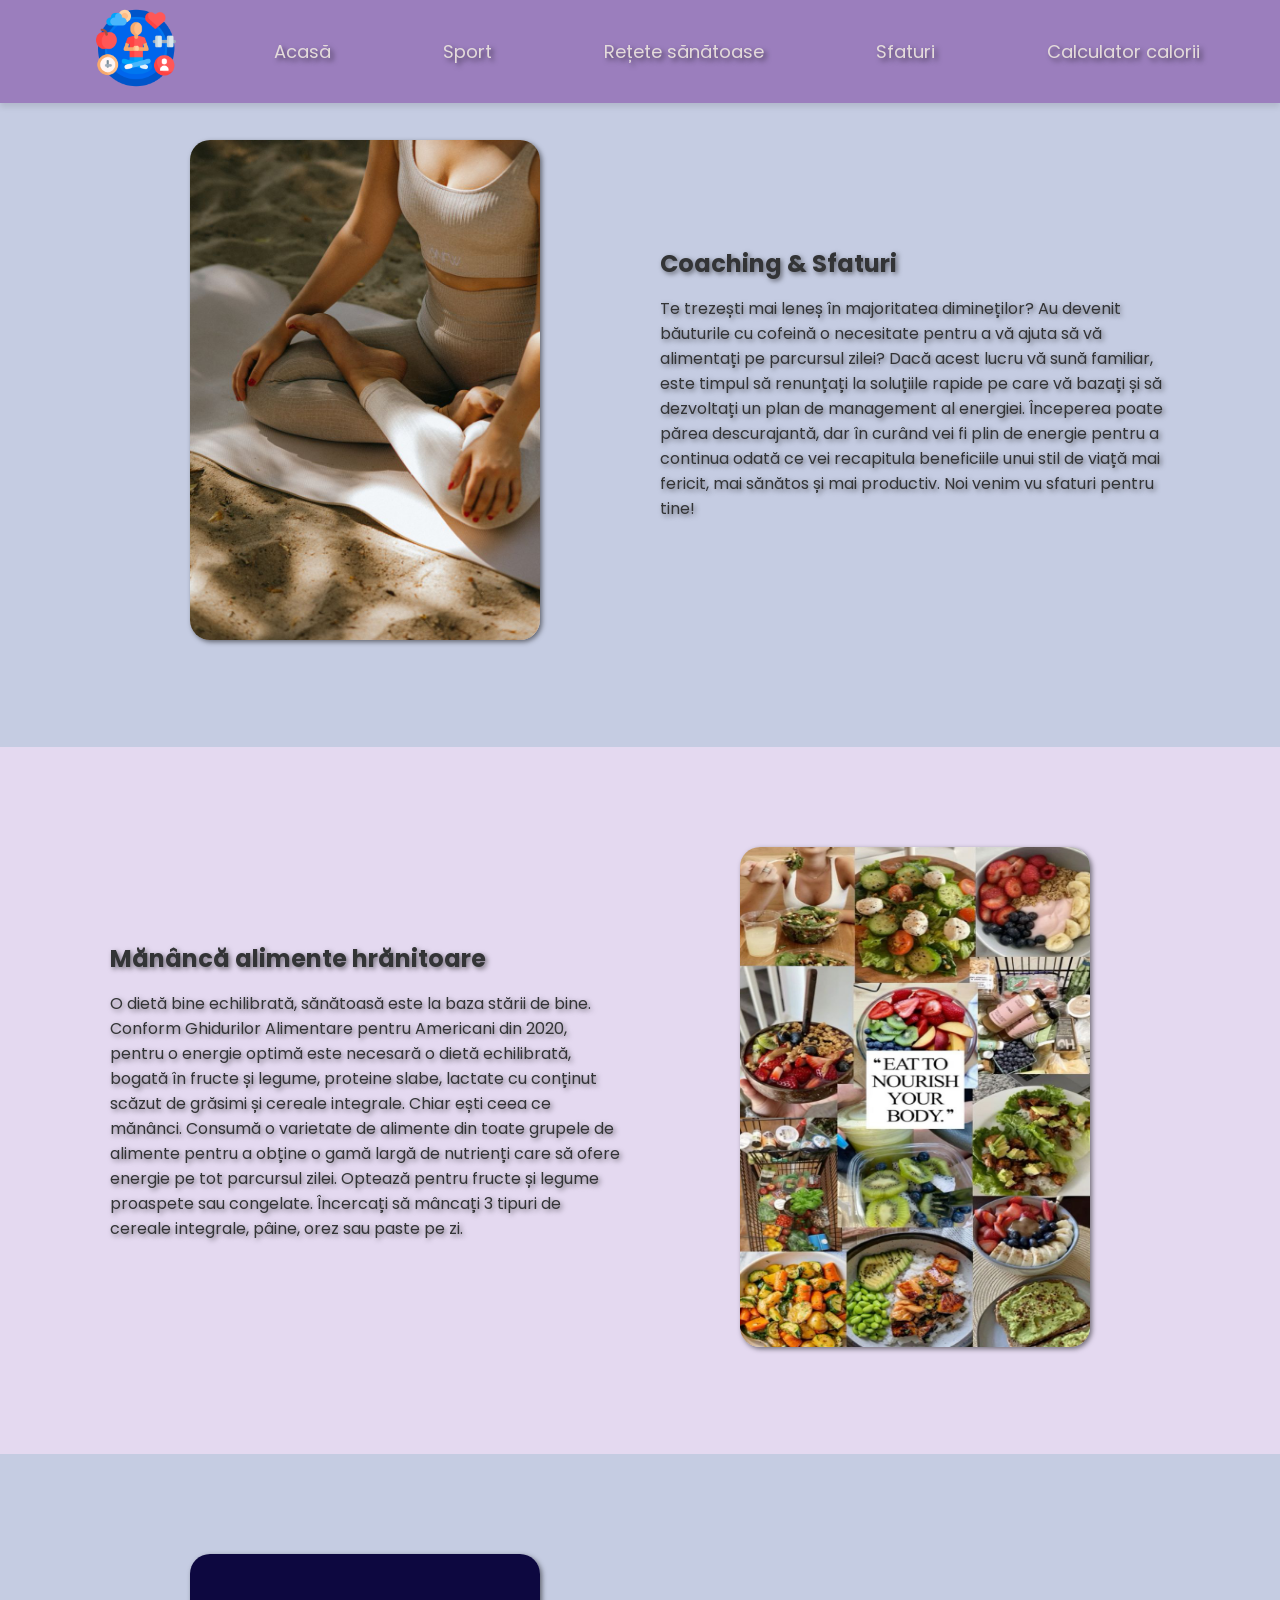
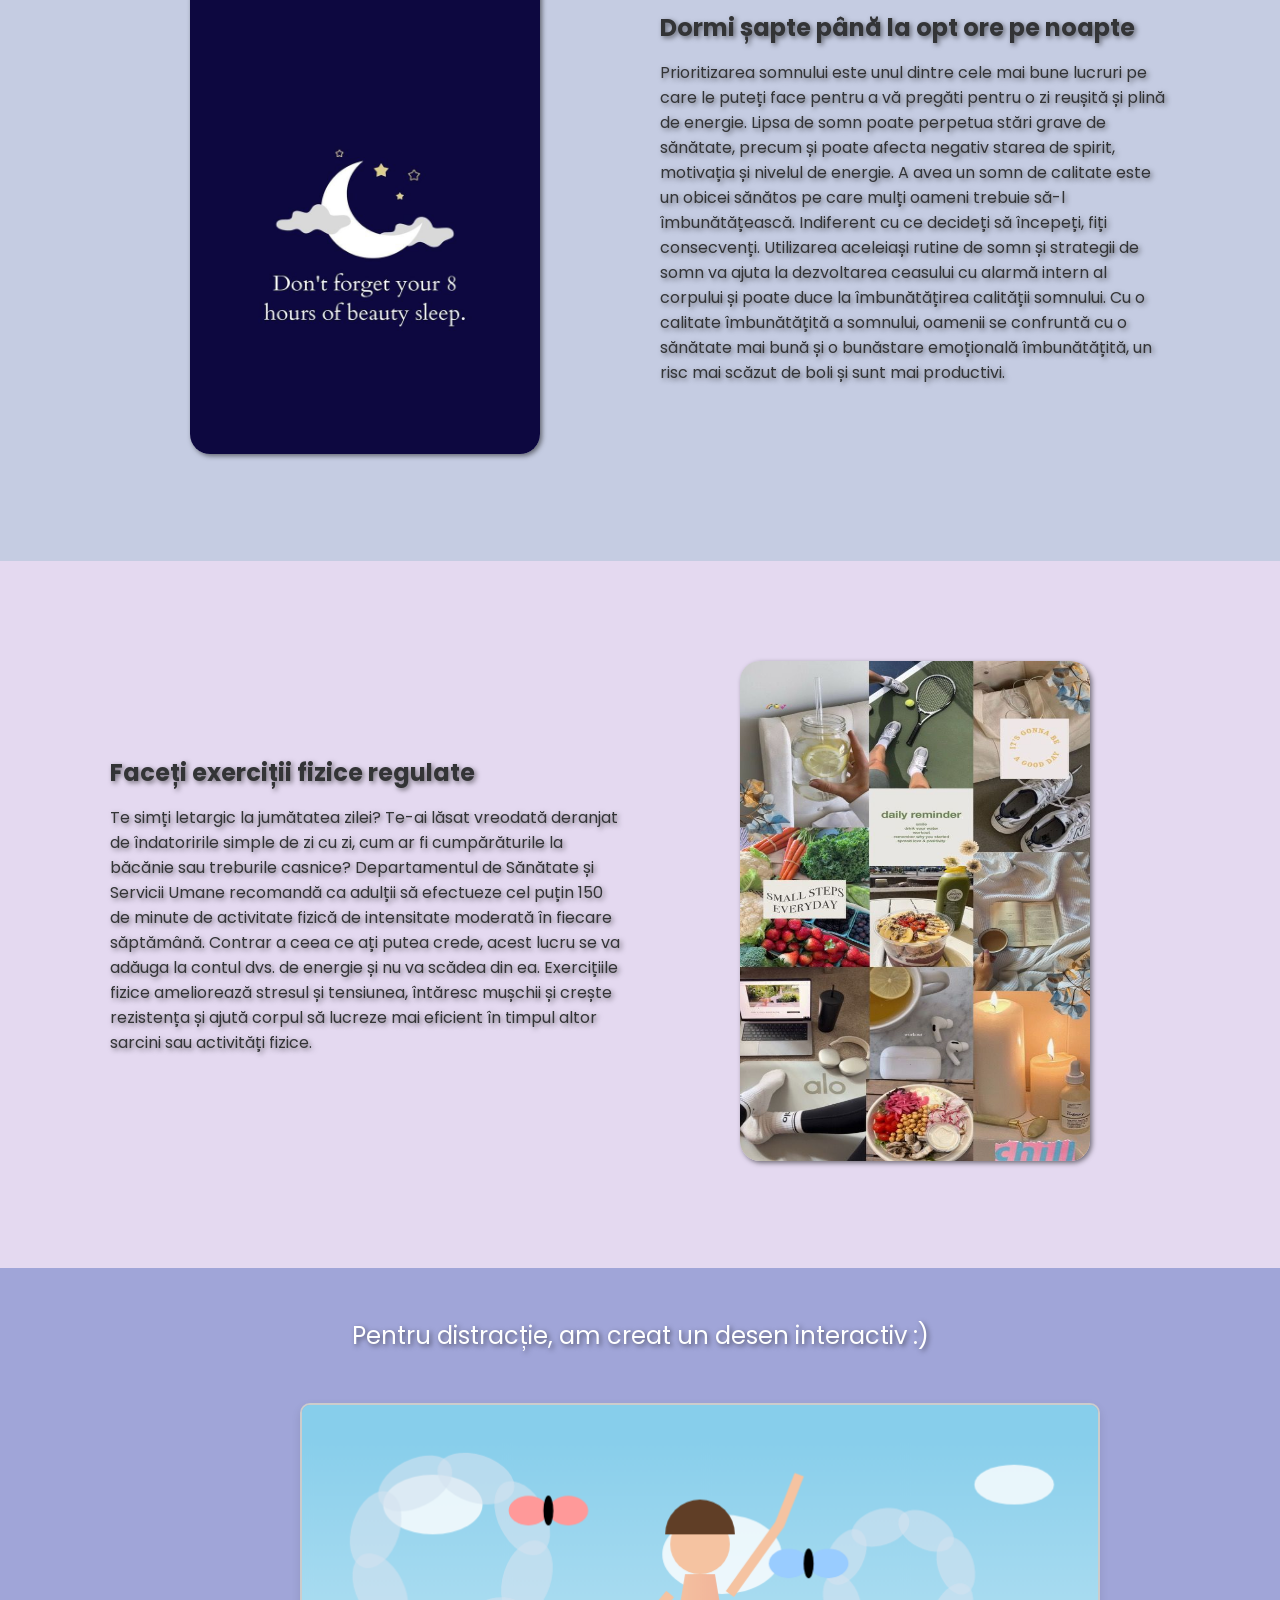
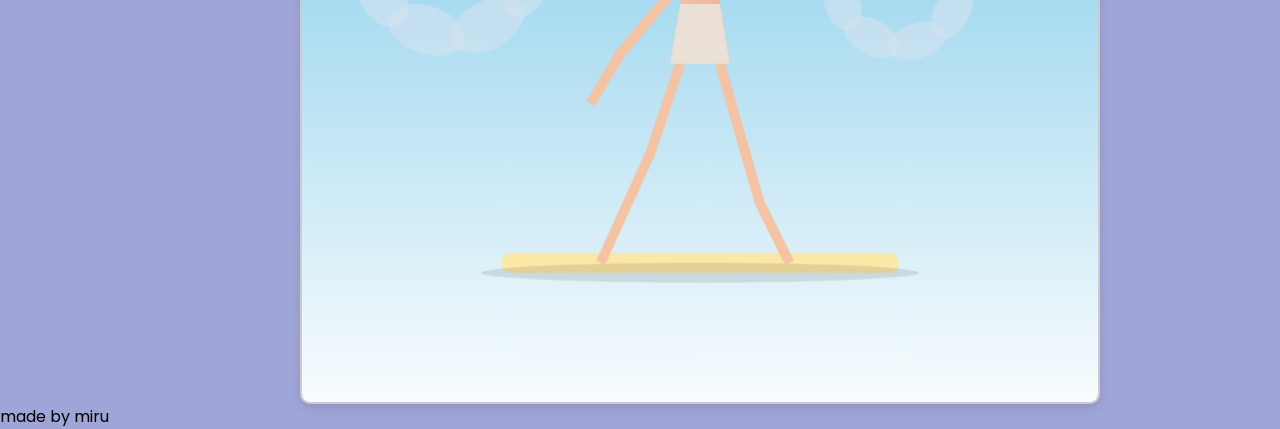
<file: Tehnici Web/Proiect/sfaturi.html>
<!DOCTYPE html>
<html lang="ro">
<head>
    <meta charset="UTF-8">
    <meta name="viewport" content="width=device-width, initial-scale=1.0">
    <title>Healthy Life</title>
    <link rel="stylesheet" href="sfaturi.css">
</head>
<body>
    <nav class="navbar">
        <div class="nav__logo">
            <a href="#"><img src="healthy-lifestyle.png" alt="logo"></a>
        </div>
        <ul class="nav__links">
            <li class="link"><a href="index.html">Acasă</a></li>
            
            <li class="link">
              <div class="menu__container dropdown__container">
                <a href="sport.html">Sport</a>
                <div class="dropdown__menu grid">
                  <a href="cardio.html"><span>Cardio</span></a>
                  <a href="pilates.html"><span>Pilates</span></a>
                  <a href="yoga.html"><span>Yoga</span></a>
                </div>
              </div>
            </li>

            <li class="link">
              <div class="menu__container dropdown__container">
                <a href="retete.html">Rețete sănătoase</a>
                <div class="dropdown__menu grid">
                  <a href="micdejun.html"><span>Mic dejun</span></a>
                  <a href="pranz.html"><span>Prânz</span></a>
                  <a href="cina.html"><span>Cină</span></a>
                </div>
              </div>
            </li>
            
            <li class="link"><a href="sfaturi.html">Sfaturi</a></li>
            <li class="link"><a href="calckcal.html">Calculator calorii</a></li>
        </ul>
    </nav>

    <div class="section1">
      <div class="container">
          <div class="image">
              <img src="sfaturi1.jpg" alt="Placeholder">
          </div>
          <div class="text">
              <h2>Coaching & Sfaturi</h2>
              <p>
                Te trezești mai leneș în majoritatea dimineților? Au devenit băuturile cu cofeină o 
                necesitate pentru a vă ajuta să vă alimentați pe parcursul zilei? Dacă acest lucru vă 
                sună familiar, este timpul să renunțați la soluțiile rapide pe care vă bazați și să 
                dezvoltați un plan de management al energiei. Începerea poate părea descurajantă, dar 
                în curând vei fi plin de energie pentru a continua odată ce vei recapitula beneficiile 
                unui stil de viață mai fericit, mai sănătos și mai productiv. Noi venim vu sfaturi 
                pentru tine!
              </p>
          </div>
      </div>
    </div>

    <div class="section">
      <div class="container">
          <div class="text">
              <h2>Mănâncă alimente hrănitoare</h2>
              <p>
                O dietă bine echilibrată, sănătoasă este la baza stării de bine. 
                Conform Ghidurilor Alimentare pentru Americani din 2020, pentru o energie optimă este 
                necesară o dietă echilibrată, bogată în fructe și legume, proteine ​​slabe, lactate cu 
                conținut scăzut de grăsimi și cereale integrale. Chiar ești ceea ce mănânci.
                Consumă o varietate de alimente din toate grupele de alimente pentru a obține o 
                gamă largă de nutrienți care să ofere energie pe tot parcursul zilei. Optează 
                pentru fructe și legume proaspete sau congelate. Încercați să mâncați 3 tipuri de 
                cereale integrale, pâine, orez sau paste pe zi.
              </p>
          </div>
          <div class="image">
              <img src="sfaturi2.jpg" alt="Placeholder">
          </div>
      </div>
    </div>

    <div class="section">
        <div class="container">
            <div class="image">
                <img src="sfaturi3.jpg" alt="Placeholder">
            </div>
            <div class="text">
                <h2>Dormi șapte până la opt ore pe noapte</h2>
                <p>
                  Prioritizarea somnului este unul dintre cele mai bune lucruri pe care le puteți face pentru a vă pregăti pentru o zi reușită și plină de energie. Lipsa de somn poate perpetua stări grave de sănătate, precum și poate afecta negativ starea de spirit, motivația și nivelul de energie. A avea un somn de calitate este un obicei sănătos pe care mulți oameni trebuie să-l îmbunătățească. 
                  Indiferent cu ce decideți să începeți, fiți consecvenți. Utilizarea aceleiași rutine de somn și strategii de somn va ajuta la dezvoltarea ceasului cu alarmă intern al corpului și poate duce la îmbunătățirea calității somnului. Cu o calitate îmbunătățită a somnului, oamenii se confruntă cu o sănătate mai bună și o bunăstare emoțională îmbunătățită, un risc mai scăzut de boli și sunt mai productivi.
                </p>
            </div>
        </div>
    </div>

    <div class="section">
      <div class="container">
          <div class="text">
              <h2>Faceți exerciții fizice regulate</h2>
              <p>
                Te simți letargic la jumătatea zilei? Te-ai lăsat vreodată deranjat de îndatoririle simple de zi cu zi, cum ar fi cumpărăturile la băcănie sau treburile casnice? Departamentul de Sănătate și Servicii Umane recomandă ca adulții să efectueze cel puțin 150 de minute de activitate fizică de intensitate moderată în fiecare săptămână. Contrar a ceea ce ați putea crede, acest lucru se va adăuga la contul dvs. de energie și nu va scădea din ea.
                Exercițiile fizice ameliorează stresul și tensiunea, întăresc mușchii și crește rezistența și ajută corpul să lucreze mai eficient în timpul altor sarcini sau activități fizice.
              </p>
          </div>
          <div class="image">
              <img src="sfaturi4.jpg" alt="Placeholder">
          </div>
      </div>
    </div>

    <div class="desen-animat">
      <p>
         Pentru distracție, am creat un desen interactiv :)
      </p>
    </div>
    <canvas id="yogaCanvas" width="800" height="600"></canvas>

    <footer>
        <p>made by miru</p>
    </footer>

    <script type="text/javascript" src="sfaturi.js"></script>
</body>
</html>
</file>
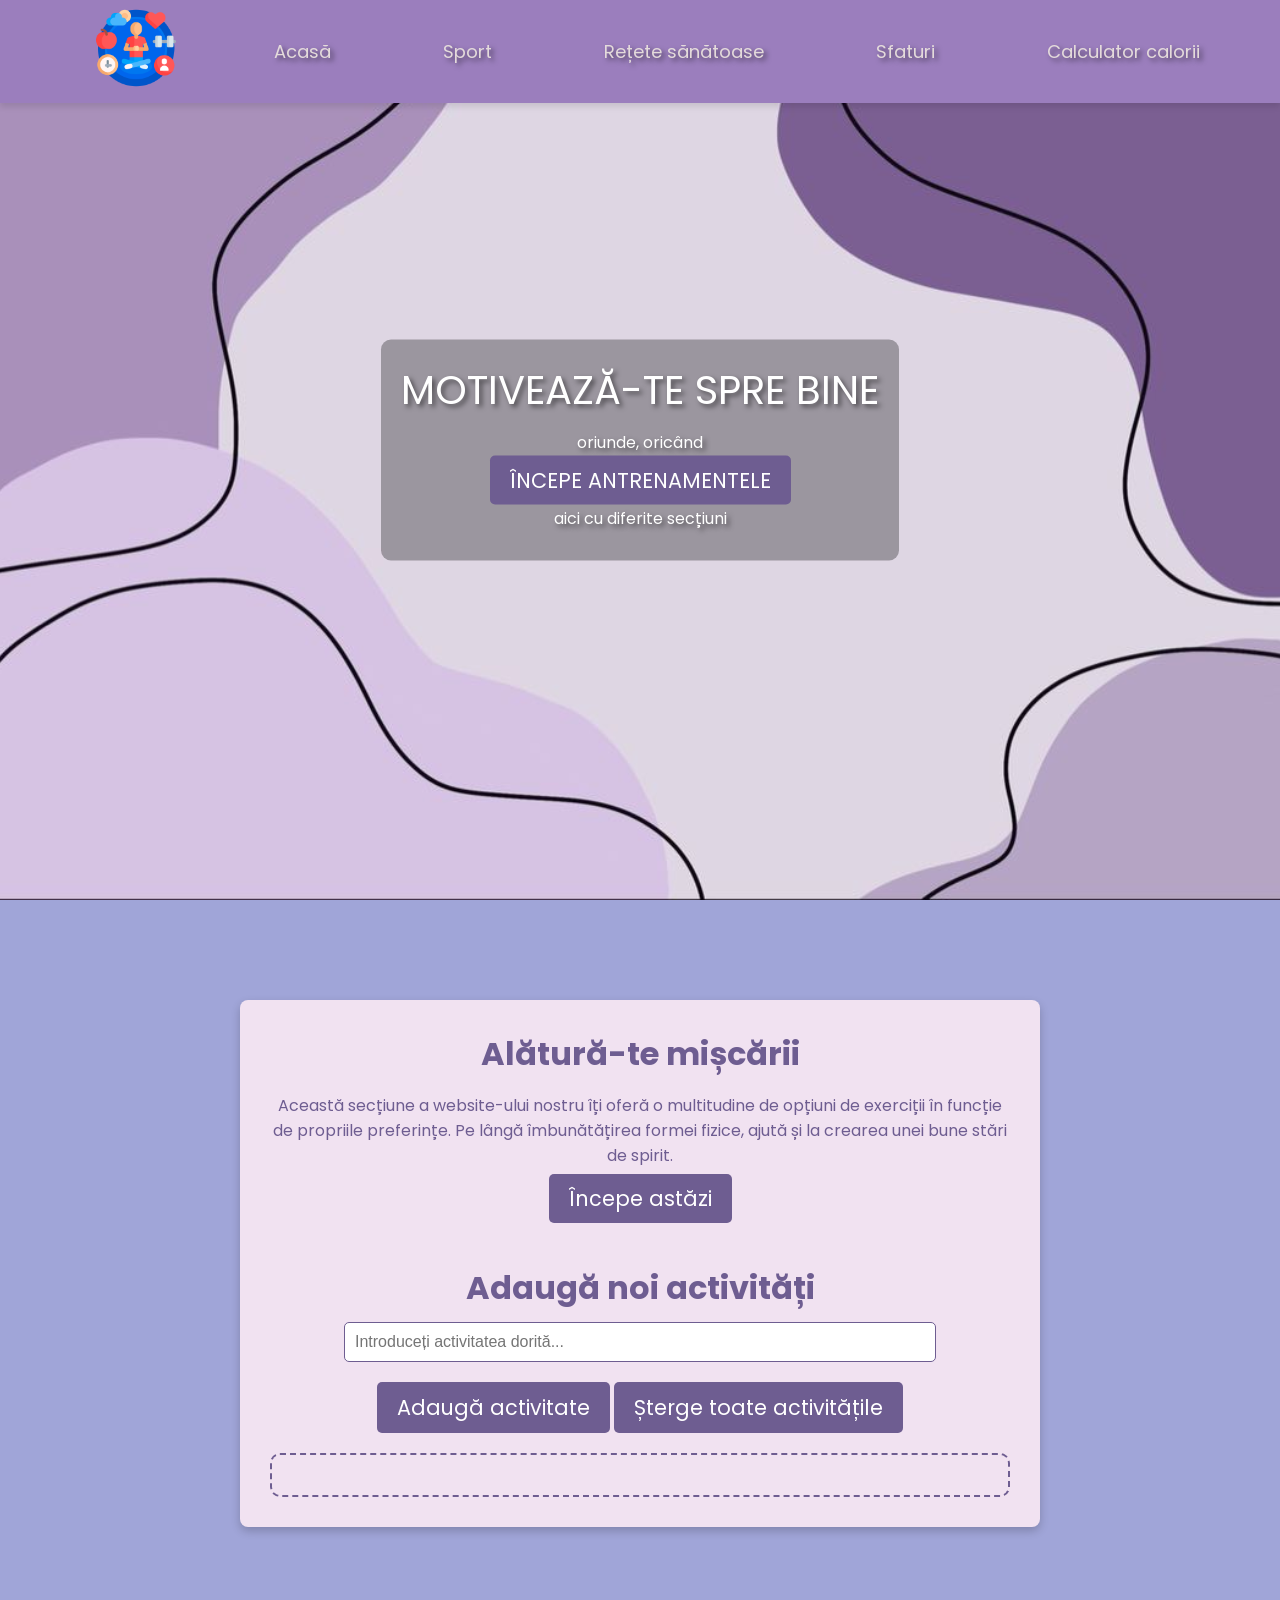
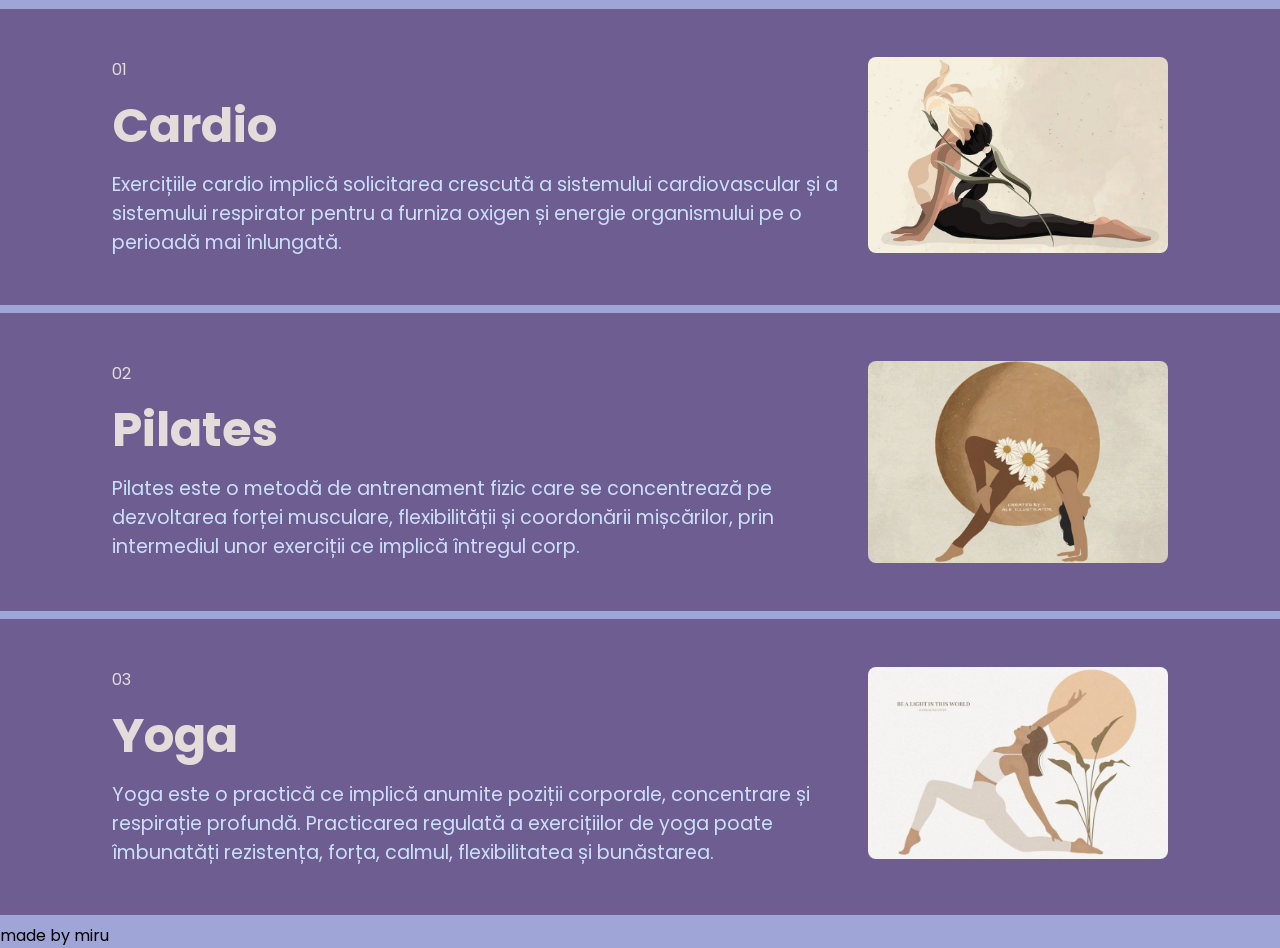
<file: Tehnici Web/Proiect/sport.html>
<!DOCTYPE html>
<html lang="ro">
<head>
    <meta charset="UTF-8">
    <meta name="viewport" content="width=device-width, initial-scale=1.0">
    <title>Healthy Life</title>
    <link rel="stylesheet" href="sportstyle.css">
    <script type="text/javascript" src="sport.js" defer></script>
</head>
<body>
    <nav class="navbar">
        <div class="nav__logo">
            <a href="#"><img src="healthy-lifestyle.png" alt="logo"></a>
        </div>
        <ul class="nav__links">
            <li class="link"><a href="index.html">Acasă</a></li>
            
            <li class="link">
              <div class="menu__container dropdown__container">
                <a href="sport.html">Sport</a>
                <div class="dropdown__menu grid">
                  <a href="cardio.html"><span>Cardio</span></a>
                  <a href="pilates.html"><span>Pilates</span></a>
                  <a href="yoga.html"><span>Yoga</span></a>
                </div>
              </div>
            </li>

            <li class="link">
              <div class="menu__container dropdown__container">
                <a href="retete.html">Rețete sănătoase</a>
                <div class="dropdown__menu grid">
                  <a href="micdejun.html"><span>Mic dejun</span></a>
                  <a href="pranz.html"><span>Prânz</span></a>
                  <a href="cina.html"><span>Cină</span></a>
                </div>
              </div>
            </li>
            
            <li class="link"><a href="sfaturi.html">Sfaturi</a></li>
            <li class="link"><a href="calckcal.html">Calculator calorii</a></li>
        </ul>
    </nav>

    <header class="header">
      <div class="header-content">
          <h1>MOTIVEAZĂ-TE SPRE BINE</h1>
          <p>oriunde, oricând</p>
          <a href="cardio.html" class="button">ÎNCEPE ANTRENAMENTELE</a>
          <p>aici cu diferite secțiuni</p>
      </div>
    </header>

    <section class="info-section">
        <h2>Alătură-te mișcării</h2>
        <p>
          Această secțiune a website-ului nostru îți oferă o 
              multitudine de opțiuni de exerciții în funcție de 
              propriile preferințe. Pe lângă îmbunătățirea formei 
              fizice, ajută și la crearea unei bune stări de spirit.
        </p>
        <a href="cardio.html" class="button">Începe astăzi</a>

        <div class="interactive-section">
          <h2>Adaugă noi activități</h2>
          <input type="text" id="activityInput" placeholder="Introduceți activitatea dorită..." class="input-text" />
          <button id="addElementBtn" class="button">Adaugă activitate</button>
          <button id="clearElementsBtn" class="button">Șterge toate activitățile</button>
          <div id="dynamicContainer" class="dynamic-container"></div>
       </div>
    </section>
 
    <section class="categorii__sport">
      <a href="cardio.html">
        <div class="cardio__section">
          <div class="cardio__content">
            <span class="cardio__number">01</span>
            <h3>Cardio</h3>
            <p>
              Exercițiile cardio implică solicitarea 
              crescută a sistemului cardiovascular și a sistemului 
              respirator pentru a furniza oxigen și energie 
              organismului pe o perioadă mai înlungată.
            </p>
          </div>
          <div class="cardio__image">
            <img src="cardio.png" alt="Cardio image">
          </div>
        </div>
      </a>

      <a href="pilates.html">
        <div class="pilates__section">
          <div class="pilates__content">
            <span class="pilates__number">02</span>
            <h3>Pilates</h3>
            <p>
              Pilates este o metodă de antrenament fizic care se 
              concentrează pe dezvoltarea forței musculare, 
              flexibilității și coordonării mișcărilor, prin 
              intermediul unor exerciții ce implică întregul corp. 
            </p>
          </div>
          <div class="pilates__image">
            <img src="pilates.png" alt="Pilates image">
          </div>
        </div>
      </a>

      <a href="yoga.html">
        <div class="yoga__section">
          <div class="yoga__content">
            <span class="yoga__number">03</span>
            <h3>Yoga</h3>
            <p>
              Yoga este o practică ce implică anumite 
              poziții corporale, concentrare și respirație profundă.
              Practicarea regulată a exercițiilor de yoga poate 
              îmbunatăți rezistența, forța, calmul, flexibilitatea și
              bunăstarea.
            </p>
          </div>
          <div class="yoga__image">
            <img src="yoga.png" alt="Yoga image">
          </div>
        </div>
      </a>
    </section>

    <footer>
        <p>made by miru</p>
    </footer>
</body>
</html>
</file>
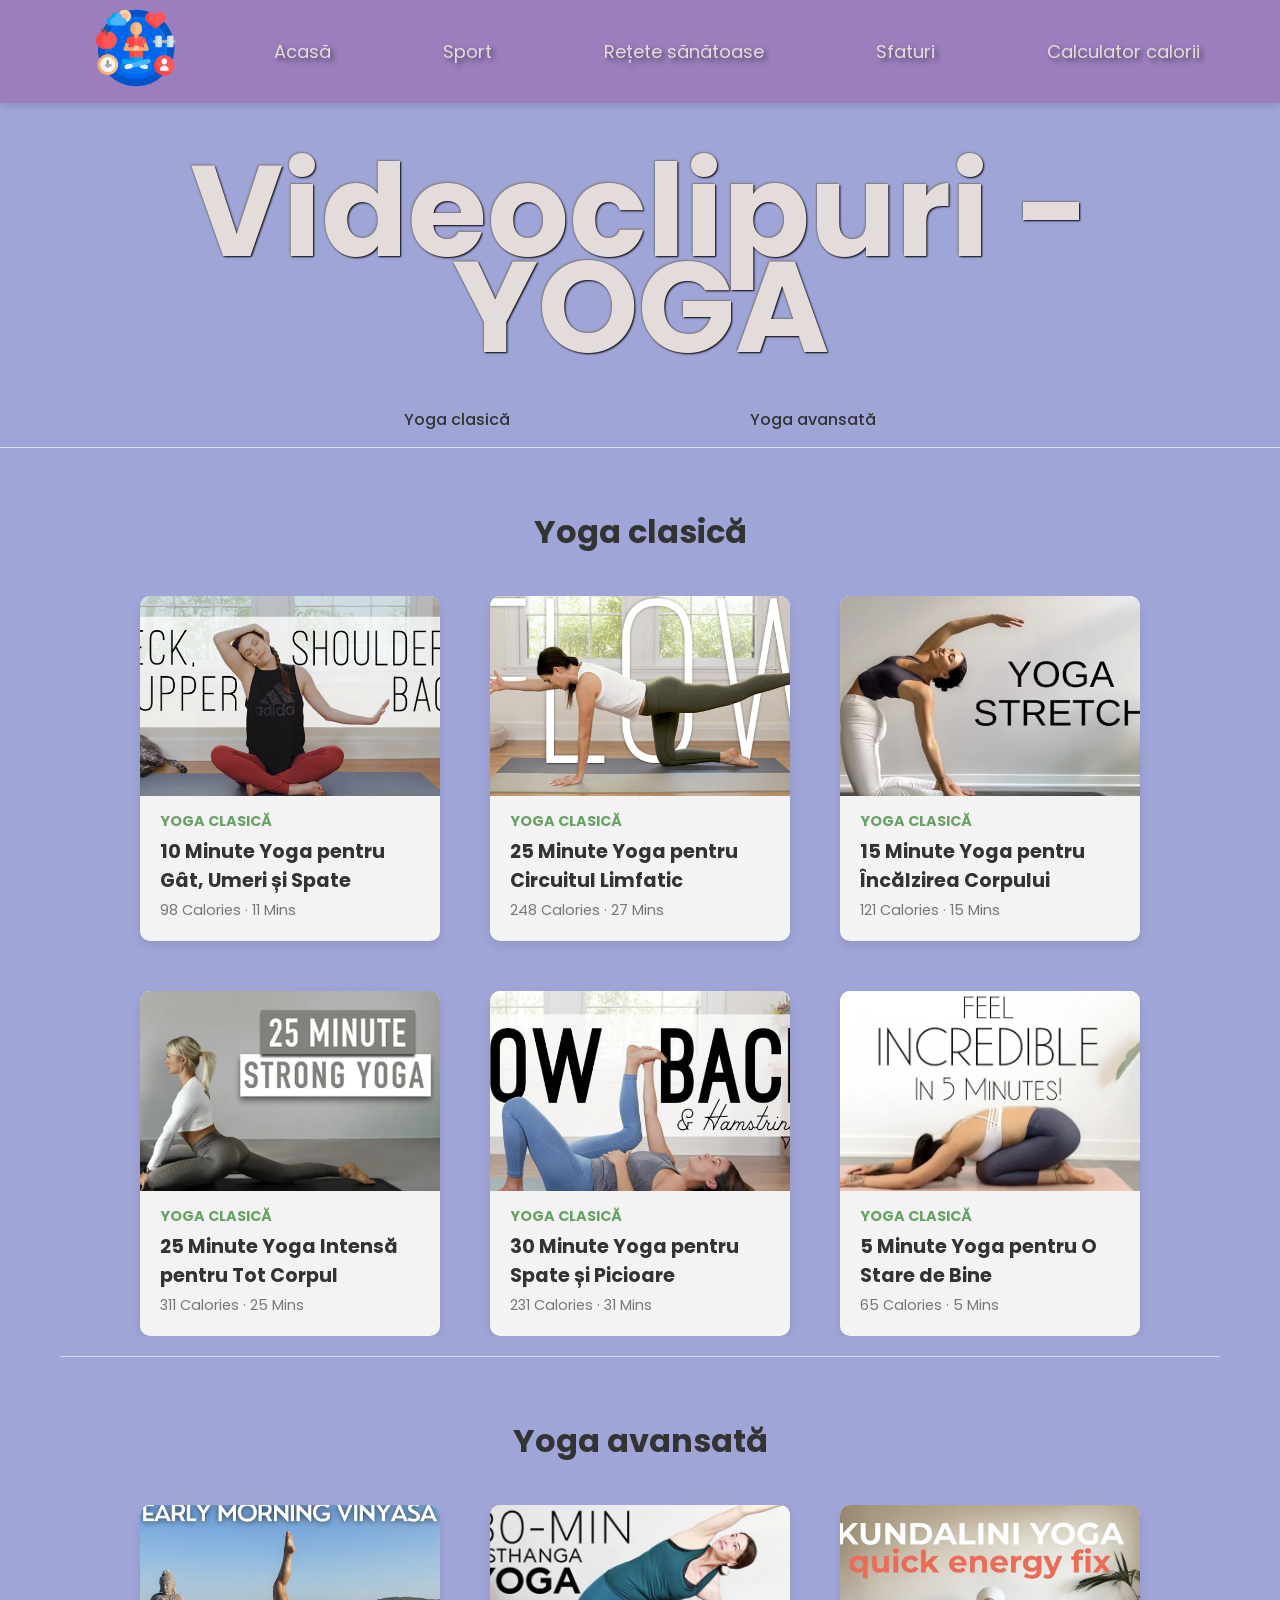
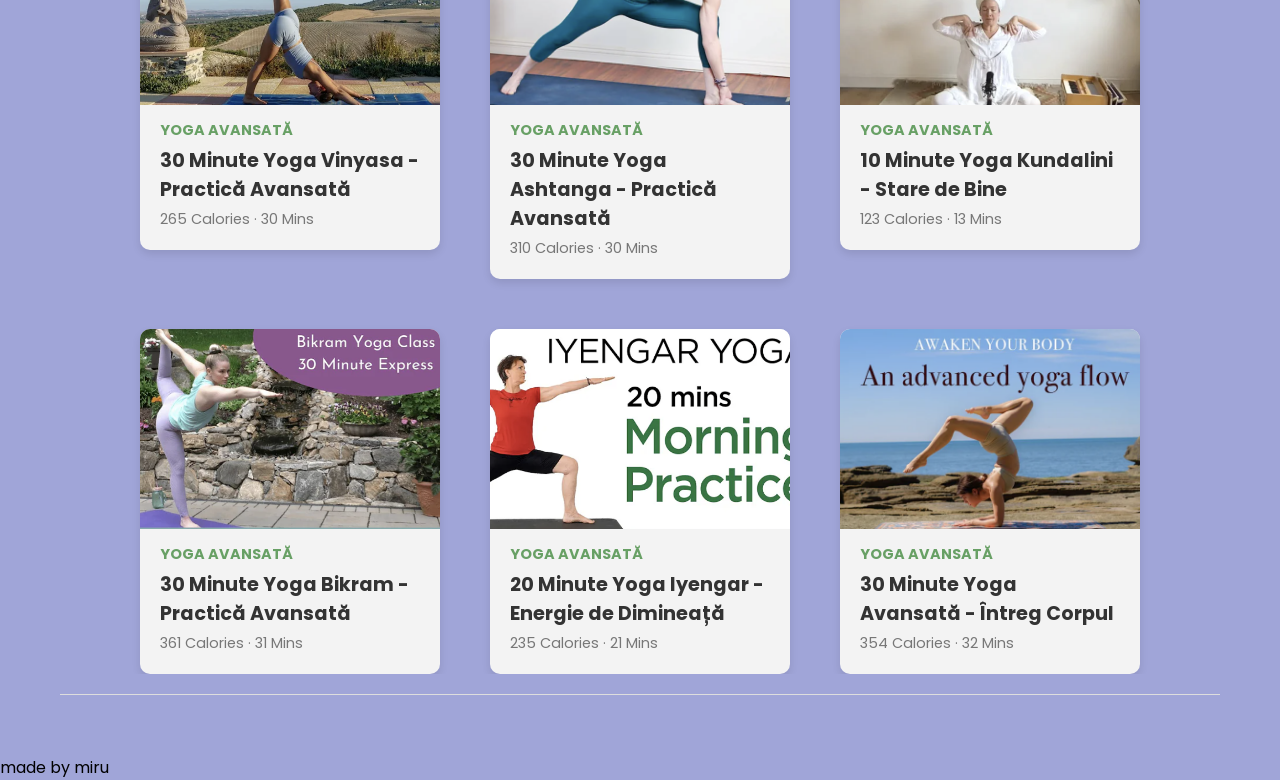
<file: Tehnici Web/Proiect/yoga.html>
<!DOCTYPE html>
<html lang="ro">
<head>
    <meta charset="UTF-8">
    <meta name="viewport" content="width=device-width, initial-scale=1.0">
    <title>Healthy Life</title>
    <link rel="stylesheet" href="yoga.css">
</head>
<body>
    <nav class="navbar">
        <div class="nav__logo">
            <a href="#"><img src="healthy-lifestyle.png" alt="logo"></a>
        </div>
        <ul class="nav__links">
            <li class="link"><a href="index.html">Acasă</a></li>
            
            <li class="link">
              <div class="menu__container dropdown__container">
                <a href="sport.html">Sport</a>
                <div class="dropdown__menu grid">
                  <a href="cardio.html"><span>Cardio</span></a>
                  <a href="pilates.html"><span>Pilates</span></a>
                  <a href="yoga.html"><span>Yoga</span></a>
                </div>
              </div>
            </li>

            <li class="link">
              <div class="menu__container dropdown__container">
                <a href="retete.html">Rețete sănătoase</a>
                <div class="dropdown__menu grid">
                  <a href="micdejun.html"><span>Mic dejun</span></a>
                  <a href="pranz.html"><span>Prânz</span></a>
                  <a href="cina.html"><span>Cină</span></a>
                </div>
              </div>
            </li>
            <li class="link"><a href="sfaturi.html">Sfaturi</a></li>
            <li class="link"><a href="calckcal.html">Calculator calorii</a></li>
        </ul>
    </nav>

    <header class="titlu__video">
        <h1>Videoclipuri - YOGA</h1>
    </header>

    <nav class="navbar__workout">
        <ul class="nav-categories">
            <li class="nav-item"><a href="#yogaclasic-section" class="nav-link">Yoga clasică</a></li>
            <li class="nav-item"><a href="#yogaavansata-section" class="nav-link">Yoga avansată</a></li>
        </ul>
    </nav>

    <section class="yogaclasic-section" id="yogaclasic-section">
        <h2>Yoga clasică</h2>
        <div class="yogaclasic-cards">
            <a href="https://www.youtube.com/embed/X3-gKPNyrTA?si=wuh9DN0mBqeVlMFq">
                <div class="yogaclasic-card" >
                    <div class="image-container">
                        <img src="yogaclasic1.png" alt="10 Minute Flat Abs Workout">
                    </div>
                    <p class="category">YOGA CLASICĂ</p>
                    <h3>10 Minute Yoga pentru Gât, Umeri și Spate</h3>
                    <p class="info">98 Calories · 11 Mins</p>
                </div>
            </a>
            <a href="https://www.youtube.com/embed/bYQwM841ED4?si=na0nhfFgiFlXKNcW">
                <div class="yogaclasic-card">
                    <div class="image-container">
                        <img src="yogaclasic2.png" alt="Easy 5-Min Leg Workout At Home">
                    </div>
                    <p class="category">YOGA CLASICĂ</p>
                    <h3>25 Minute Yoga pentru Circuitul Limfatic</h3>
                    <p class="info">248 Calories · 27 Mins</p>
                </div>
            </a>
            <a href="https://www.youtube.com/embed/xfhfltT2Keo?si=2VZaVmQ10Cc1361S">
                <div class="yogaclasic-card">
                    <div class="image-container">
                        <img src="yogaclasic3.png" alt="Easy 7-Min Oblique Ab Exercises">
                    </div>
                    <p class="category">YOGA CLASICĂ</p>
                    <h3>15 Minute Yoga pentru Încălzirea Corpului</h3>
                    <p class="info">121 Calories · 15 Mins</p>
                </div>
            </a>
            <a href="https://www.youtube.com/embed/Eml2xnoLpYE?si=SwL9T5yDldw91EdJ">
                <div class="yogaclasic-card">
                    <div class="image-container">
                        <img src="yogaclasic4.png" alt="Easy 7-Min Oblique Ab Exercises">
                    </div>
                    <p class="category">YOGA CLASICĂ</p>
                    <h3>25 Minute Yoga Intensă pentru Tot Corpul</h3>
                    <p class="info">311 Calories · 25 Mins</p>
                </div>
            </a>
            <a href="https://www.youtube.com/embed/2xF_teT2_V0?si=mmGbinBa715lPt-a">
              <div class="yogaclasic-card">
                  <div class="image-container">
                      <img src="yogaclasic5.png" alt="Easy 7-Min Oblique Ab Exercises">
                  </div>
                  <p class="category">YOGA CLASICĂ</p>
                  <h3>30 Minute Yoga pentru Spate și Picioare</h3>
                  <p class="info">231 Calories · 31 Mins</p>
              </div>
          </a>
          <a href="https://www.youtube.com/embed/nvFm30ZAZRY?si=9k_LSxEthKeKknnU">
              <div class="yogaclasic-card">
                  <div class="image-container">
                      <img src="yogaclasic6.png" alt="Easy 7-Min Oblique Ab Exercises">
                  </div>
                  <p class="category">YOGA CLASICĂ</p>
                  <h3>5 Minute Yoga pentru O Stare de Bine</h3>
                  <p class="info">65 Calories · 5 Mins</p>
              </div>
          </a>
        </div>
    </section>

    <section class="yogaavansata-section" id="yogaavansata-section">
        <h2>Yoga avansată</h2>
        <div class="yogaavansata-cards">
            <a href="https://www.youtube.com/embed/c3dpGJMRHI0?si=R5mCqJPnJ4iO2CZd">
                <div class="yogaavansata-card">
                    <div class="image-container">
                        <img src="yogaavansata1.png" alt="10 Minute Flat Abs Workout">
                    </div>
                    <p class="category">YOGA AVANSATĂ</p>
                    <h3>30 Minute Yoga Vinyasa - Practică Avansată</h3>
                    <p class="info">265 Calories · 30 Mins</p>
                </div>
            </a>
            <a href="https://www.youtube.com/embed/pzSLOAsd0uU?si=Ak4ryY_kLFKNIA6b">
                <div class="yogaavansata-card">
                    <div class="image-container">
                        <img src="yogaavansata2.png" alt="Easy 5-Min Leg Workout At Home">
                    </div>
                    <p class="category">YOGA AVANSATĂ</p>
                    <h3>30 Minute Yoga Ashtanga - Practică Avansată</h3>
                    <p class="info">310 Calories · 30 Mins</p>
                </div>
            </a>
            <a href="https://www.youtube.com/embed/w-Fr-I-4fFE?si=z14xR2Shqpi2HMhR">
                <div class="yogaavansata-card">
                    <div class="image-container">
                        <img src="yogaavansata3.png" alt="Easy 7-Min Oblique Ab Exercises">
                    </div>
                    <p class="category">YOGA AVANSATĂ</p>
                    <h3>10 Minute Yoga Kundalini - Stare de Bine</h3>
                    <p class="info">123 Calories · 13 Mins</p>
                </div>
            </a>
            <a href="https://www.youtube.com/embed/Xc3FOKlCXZM?si=5moj6xbjcdXtDt1W">
                <div class="yogaavansata-card">
                    <div class="image-container">
                        <img src="yogaavansata4.png" alt="Easy 7-Min Oblique Ab Exercises">
                    </div>
                    <p class="category">YOGA AVANSATĂ</p>
                    <h3>30 Minute Yoga Bikram - Practică Avansată</h3>
                    <p class="info">361 Calories · 31 Mins</p>
                </div>
            </a>
            <a href="https://www.youtube.com/embed/LR72KqH24xM?si=LTRXHcDy3uao-UHK">
                <div class="yogaavansata-card">
                    <div class="image-container">
                        <img src="yogaavansata5.png" alt="Easy 7-Min Oblique Ab Exercises">
                    </div>
                    <p class="category">YOGA AVANSATĂ</p>
                    <h3>20 Minute Yoga Iyengar - Energie de Dimineață</h3>
                    <p class="info">235 Calories · 21 Mins</p>
                </div>
            </a>
            <a href="https://www.youtube.com/embed/Sf24_x-Godo?si=TaGUMIKK1ZTz-Kph">
                <div class="yogaavansata-card">
                    <div class="image-container">
                        <img src="yogaavansata6.png" alt="Easy 7-Min Oblique Ab Exercises">
                    </div>
                    <p class="category">YOGA AVANSATĂ</p>
                    <h3>30 Minute Yoga Avansată - Întreg Corpul</h3>
                    <p class="info">354 Calories · 32 Mins</p>
                </div>
            </a>
        </div>
    </section>

    <footer>
        <p>made by miru</p>
    </footer>
</body>
</html>
</file>
<file: Tehnici Web/Proiect/style.css>
@import url("https://fonts.googleapis.com/css2?family=Poppins:wght@400;500;600;700&display=swap");
@import url("https://fonts.googleapis.com/css2?family=Pangolin&display=swap");
@import url("https://fonts.googleapis.com/css2?family=Pangolin&family=Sriracha&display=swap");

:root {
  --primary-color: #a0a5d8;
  --navbar-color: #9B7EBD; 
  --header-color: #c48cb3;
  --explore-bg-color: #5974cf;
  --primary-color-light: #7E60BF;
  --primary-color-extra-light: #0b1b32;
  --secondary-color: #f1e2f1;
  --secondary-color-dark: #bb8cc7;
  --text-light: #cbdffc;
  --white: #e4dbdb;
  --max-width: 1200px;
  --fav-color: #6e5d91;
}

* {
  padding: 0;
  margin: 0;
  box-sizing: border-box;
}

.section__container {
  max-width: var(--max-width);
  margin: auto;
  padding: 5rem 1rem;
}

.section__header {
  margin-bottom: 1rem;
  font-size: 2.25rem;
  font-weight: 600;
  text-align: center;
  color: var(--white);
}

.section__subheader {
  max-width: 600px;
  margin: auto;
  text-align: center;
  color: var(--text-light);
}

img {
  width: 100%;
  display: flex;
}

a {
  text-decoration: none;
}

.bg__blur {
  position: absolute;
  box-shadow: 0 0 1000px 50px var(--secondary-color);
  z-index: -1;
  overflow: visible;
}

body {
  font-family: "Poppins", sans-serif;
  background-color: var(--primary-color);
  overflow-x: hidden;
}

.navbar {
  width: 100%;
  padding: 0.5rem 5rem;
  display: flex;
  align-items: center;
  justify-content: space-between;
  gap: 2rem;
  background-color: var(--navbar-color); 
  border-radius: 0px; 
  box-shadow: 0 4px 6px rgba(0, 0, 0, 0.1);
  text-shadow: 3px 3px 5px rgba(0, 0, 0, 0.5);
  font-size: large;
  position: fixed;
  top: 0;
  left: 0;
  z-index: 1000;
}

.nav-logo {
  width: 80px;
  height: 80px;
  margin-left: 1rem;
}

.nav__links {
  list-style: none;
  display: flex;
  align-items: center;
  gap: 7rem;
}

.link a {
  position: relative;
  padding-bottom: 0.75rem;
  color: var(--white);
}

.link a::after {
  content: "";
  position: absolute;
  height: 2px;
  width: 0;
  left: 0;
  bottom: 0;
  background-color: var(--secondary-color);
  transition: 0.3s;
}

.link a:hover::after {
  width: 50%;
}

.header__container {
  padding-top: 80px;
  position: relative;
  padding-top: 3rem;
  display: grid;
  grid-template-columns: repeat(2, 1fr);
  align-items: center;
  gap: 5rem;
  height: 107vh;
  overflow: visible;
}

.header__container::before {
  content: "SĂNĂTATE";
  position: absolute;
  bottom: 5rem;
  right: 20rem;
  font-size: 10rem;
  font-weight: 700;
  line-height: 7rem;
  color: var(--white);
  opacity: 0.05;
  z-index: -1;
}

.header__blur {
  bottom: 5rem;
  right: 0;
}

.header__content h4 {
  margin-bottom: 1rem;
  font-size: 1.5rem;
  font-weight: 600;
  color: var(--secondary-color);
  text-shadow: 3px 3px 5px rgba(0, 0, 0, 0.5);
  animation: slideIn 1s ease-in-out;
}

.header__content h1 {
  margin-bottom: 1rem;
  font-size: 5rem;
  font-weight: 700;
  line-height: 6rem;
  color: var(--white);
  text-shadow: 1px 1px 2px black, -1px -1px 2px gray;
  animation: slideIn 1s ease-in-out;
}

.header__content p {
  margin-bottom: 2rem;
  color: var(--white);
  text-shadow: 3px 3px 5px rgba(0, 0, 0, 0.5);
  animation: slideIn 1s ease-in-out;
}

.header__image {
  position: relative;
  animation: fadeInDown 1s ease-in-out;
}

.header__image::before {
  content: "o";
  position: absolute;
  top: 0;
  left: 50%;
  transform: translateX(-50%);
  font-size: 60rem;
  font-weight: 500;
  line-height: 23rem;
  color: var(--secondary-color);
  opacity: 0.1;
  z-index: -1;
}

.header__image img {
  max-width: 500px;
  margin: auto;
}

.menu__container {
  position: relative;
}

.dropdown__container {
  position: relative;
  overflow: visible;
}

.dropdown__menu {
  position: absolute;
  margin-top: 0.20rem;
  left: 0;
  display: block;
  visibility: hidden;
  opacity: 0;
  top: calc(100% + 8px);
  background-color: var(--fav-color);
  box-shadow: 0px 8px 16px rgba(52, 65, 180, 0.2);
  padding: 1rem;
  gap: 0.5rem;
  border-radius: 8px;
  z-index: 9999;
  transition: opacity 0.3s ease, transform 0.3s ease;
}

.dropdown__menu a {
  display: block;
  padding: 0.5rem 1rem;
  color: var(--white);
  text-align: left;
  transition: color 0.3s;
}

.dropdown__menu a:hover {
  color: var(--secondary-color);
  background-color: #8b7ba9;
  border-radius: 5px;
}

.dropdown__container:hover > .dropdown__menu {
  opacity: 1;
  visibility: visible;
}

.dropdown__menu.grid {
  display: grid;
  grid-template-columns: max-content;
}

.greeting-container {
  position: relative;
  top: auto; 
  left: auto;
  transform: none;
  margin: 20px auto;
  width: 80%;
  max-width: 800px;
  padding: 30px;
  background-color: var(--navbar-color); 
  border-radius: 100px;
  text-align: center;
  box-shadow: 0px 4px 10px rgba(0, 0, 0, 0.2);
  z-index: 1; 
  animation: fadeIn 1s ease-in-out;
  margin-top: 100px;
  height: auto;
  overflow: visible;
  border: 1px solid #584b6d;
}

#greeting-time, #greeting-message {
  color: white;
  text-shadow: 1px 1px 2px black, -1px -1px 2px gray;
  font-size: 1.5rem;
}

.section__blur {
  bottom: 5rem;
  right: 0;
}

.section__content {
  padding-top: -5px;
  position: absolute;
  text-align: center;
  right: 0;
  width: 50%;
  display: grid;
  align-items: center;
  gap: 5rem;
  height: 20vh;
  overflow: visible;
  justify-content: center;
  animation: fadeInDown 1s ease-in-out;
}

.section__content h3 {
  margin-right: 15px;
  font-size: 2rem;
  font-weight: 700;
  color: var(--white);
  text-shadow: 1px 1px 2px black, -1px -1px 2px gray;
  line-height: 35px;
}

.section__content p {
  margin-right: 20px;
  margin-top: -50px;
  color: var(--secondary-color);
  text-shadow: 3px 3px 5px rgba(0, 0, 0, 0.5);
  text-align: justify;
}

.section__waves__main__content {
  background-color: var(--fav-color); 
  color: white;
  text-align: right;
  padding: 1rem;
  height: 60vh; 
  display: block;
  flex-direction: column;
  justify-content: center;
  position: relative;
}

.button__section__waves {
  border: none;
  width: 15em;
  height: 5em;
  border-radius: 3em;
  display: flex;
  justify-content: center;
  align-items: center;
  gap: 12px;
  background: #433878;
  cursor: pointer;
  transition: all 450ms ease-in-out;
  margin-top: -80px;
  text-align: center;
  margin-left: 250px;
  overflow: visible;
}

.sparkle {
  fill: #ffffff;
  transition: all 800ms ease;
}

.button__section__waves {
  font-weight: 600;
  color: #ffffff;
  font-size: medium;
}

.button__section__waves:hover {
  background: linear-gradient(0deg,#A47CF3,#683FEA);
  box-shadow: inset 0px 1px 0px 0px rgba(255, 255, 255, 0.4),
  inset 0px -4px 0px 0px rgba(0, 0, 0, 0.2),
  0px 0px 0px 4px rgba(255, 255, 255, 0.2),
  0px 0px 180px 0px #905db7;
  transform: translateY(-1px);
}

.button__section__waves:hover a {
  color: white;
}

.button__section__waves:hover .sparkle {
  fill: white;
  transform: scale(1.2);
} 

.wave svg {
  display: block;
  margin: 0;
  padding: 0;
}

.wavy-section, .wave {
  margin: 0;
  padding: 0;
}

.wave-top {
    top: 1px;
    position: relative;
    filter: drop-shadow(0px -4px 4px rgba(0, 0, 0, 0.3));
    bottom: -2px;
}

.wave-bottom {
    position: relative;
    top: -2px;
    filter: drop-shadow(4px 4px 1px rgba(1, 0, 0, 0.3));
}

.multipleimg {
  margin-top: -80px;
  margin-left: 30px;
  width: 600px;
  height: 500px;
  border-radius: 4px;
  display: flex;
  gap: 10px;
  padding: .4em;
  animation: fadeInUp 3s ease-in-out;
}

.multipleimg p {
  font-family: "Poppins", sans-serif;
  height: 100%;
  flex: 1;
  overflow: hidden;
  cursor: pointer;
  border-radius: 25px;
  transition: all .5s;
  border: 1px solid #8d8989;
  display: flex;
  justify-content: center;
  align-items: center;
  filter: drop-shadow(4px 4px 1px rgba(1, 0, 0, 0.3));
}

.multipleimg .section1 {
  background-image: url("sportvision.jpg") ;
}

.multipleimg .section2 {
  background-image: url("foodvision.jpg") ;
}

.multipleimg .section3 {
  background-image: url("visionlala.jpg");
}

.multipleimg p:hover {
  flex: 4;
}

.multipleimg p span {
  min-width: 14em;
  padding: .5em;
  text-align: center;
  transform: rotate(-90deg);
  transition: all .5s;
  text-transform: uppercase;
  font-size: 40px;
  font-family: "Poppins", sans-serif;
  color: #ffffff;
  letter-spacing: .1em;
  filter: drop-shadow(4px 2px 1px rgba(1, 0, 0, 0.3));
  text-shadow: 2px 2px 5px rgba(0, 0, 0, 2);
}

.multipleimg p:hover span {
  transform: rotate(0);
}

.multipleimg p.active {
  flex: 4;
}

.multipleimg p.active span {
   transform: rotate(0);
}

.explore__container {
  background-color: var(--navbar-color);
  padding: 6rem 6rem;
  border-radius: 8px; 
  text-shadow: 1px 1px 2px black, -1px -1px 2px gray;
  animation: fadeIn 2s ease-in-out;
}

.explore__header {
  display: flex;
  align-items: center;
  justify-content: space-between;
  gap: 2rem;
}

.explore__nav {
  display: flex;
  align-items: center;
  gap: 2rem;
}

.explore__nav span {
  padding: 0 6px;
  font-size: 1.5rem;
  color: var(--white);
  border: 2px solid var(--white);
  border-radius: 100%;
  cursor: pointer;
  transition: 0.3s;
}

.explore__nav span:hover {
  color: var(--secondary-color);
  border-color: var(--secondary-color);
}

.explore__grid {
  margin-top: 4rem;
  display: grid;
  grid-template-columns: repeat(4, 1fr);
  gap: 2rem;
}

.explore__card {
  padding: 1rem;
  background-color: var(--fav-color);
  background-repeat: no-repeat;
  border: 2px solid transparent;
  border-radius: 10px;
  color: #fff; /* Text alb pentru contrast */
  transition: transform 0.3s;
  display: flex;
  flex-direction: column;
  justify-content: flex-end;
}

.explore__card:hover {
  background-color: #6d3987;
  border-color: var(--secondary-color);
}

.explore__card span {
  display: inline-block;
  padding: 2px 9px;
  margin-bottom: 1rem;
  font-size: 1.75rem;
  color: var(--white);
  background-color: var(--primary-color);
  border-radius: 5px;
}

.explore__card h4 {
  margin-bottom: 0.5rem;
  font-size: 1.2rem;
  font-weight: 600;
  color: var(--white);
  text-shadow: 3px 3px 5px rgba(0, 0, 0, 0.5);
}

.explore__card p {
  margin-bottom: 0.5rem;
  color: var(--white);
}

.explore__card a {
  color: var(--white);
  transition: 0.3s;
}

.explore__card a:hover {
  color: var(--primary-color-light);
}

.explore__card {
  padding: 1rem;
  position: relative; 
  overflow: hidden; 
  border-radius: 10px;
  color: #fff;
  transition: transform 0.3s;
  display: flex;
  flex-direction: column;
  justify-content: flex-end;
}

.explore__card::before {
  content: ""; 
  position: absolute;
  top: 0;
  left: 0;
  right: 0;
  background-size: cover;
  background-position: center;
  filter: blur(10px); 
  transition: filter 0.3s ease; 
  z-index: -1; 
}

.explore__card:hover::before {
  filter: blur(8px); 
  transform: scale(1.05);
}

.explore__card h4, 
.explore__card p {
  background-color: rgba(0, 0, 0, 0.5); 
  padding: 0.5rem;
  border-radius: 5px;
  text-shadow: 2px 2px 4px rgba(0, 0, 0, 0.7); 
  transition: color 0.3s ease;
}

.explore__card:hover h4, 
.explore__card:hover p {
  color: #ffffff; 
  text-shadow: 2px 2px 5px rgba(255, 255, 255, 0.7); 
}

.explore__card:hover {
  transform: translateY(-10px); 
}

.suggestion-button {
  margin: 20px;
  margin-top: 50px;
  padding: 30px;
  cursor: pointer;
  background-color: #6e5d91;
  color: white;
  border-radius: 100px;
  border: none;
  font-size: 1rem;
  transition: background-color 0.3s ease;
  text-shadow: 1px 1px 2px black;
  width: 1000px;
  font-size: 2rem;
  font-family: "Poppins", sans-serif;
  margin-left: 220px;
}

.suggestion-button:hover {
  background-color: #8a73b5;
}

.suggestion-result {
  text-align: center;
  margin-left: 420px;
  color: white;
  text-shadow: 1px 1px 2px black;
  font-size: 1.7rem;
  background-color: #8a73b5;
  border-radius: 10px;
  padding: 20px auto;
  width: 600px;
}


/* Responsive adjustments */
@media (max-width: 1024px) {
  .navbar {
    padding: 0.5rem 2rem;
  }
  .nav__links {
    gap: 4rem;
  }
  .header__container {
    grid-template-columns: 1fr;
    text-align: center;
  }
  .header__content h1 {
    font-size: 3rem;
    line-height: 4rem;
  }
  .header__image img {
    max-width: 300px;
  }
  .explore__grid {
    grid-template-columns: repeat(2, 1fr);
  }
}

@media (max-width: 768px) {
  .navbar {
    padding: 0.5rem 1rem;
  }
  .header__content h1 {
    font-size: 2.5rem;
  }
  .header__content h4 {
    font-size: 1.2rem;
  }
  .explore__grid {
    grid-template-columns: 1fr;
  }
}

@media (max-width: 480px) {
  .navbar {
    flex-direction: column;
  }
  .nav__links {
    gap: 2rem;
    flex-direction: column;
  }
}

@media (max-width: 768px) {
  .nav__links {
    flex-direction: column;
    gap: 1rem;
  }
  .dropdown__menu {
    position: relative;
    display: block;
    transform: none;
    opacity: 1;
    box-shadow: none;
  }
}

@media (max-width: 768px) {
  .navbar {
      flex-direction: column;
  }

  .header__container {
      flex-direction: column;
  }
}

@keyframes fadeIn {
  from {
    opacity: 0;
  }
  to {
    opacity: 1;
  }
}

@keyframes fadeInDown {
  from {
    opacity: 0;
    transform: translateY(-20px);
  }
  to {
    opacity: 1;
    transform: translateY(0);
  }
}

@keyframes fadeInUp {
  from {
    opacity: 0;
    transform: translateY(20px);
  }
  to {
    opacity: 1;
    transform: translateY(0);
  }
}

@keyframes expand {
  from {
    width: 0;
  }
  to {
    width: 50px;
  }
}

@keyframes slideIn {
  from {
      transform: translateX(-100%);
      opacity: 0;
  }
  to {
      transform: translateX(0);
      opacity: 1;
  }
}
</file>
<file: Tehnici Web/Proiect/calckcal.css>
@import url("https://fonts.googleapis.com/css2?family=Poppins:wght@400;500;600;700&display=swap");
@import url("https://fonts.googleapis.com/css2?family=Pangolin&display=swap");
@import url("https://fonts.googleapis.com/css2?family=Pangolin&family=Sriracha&display=swap");

:root {
    --primary-color: #a0a5d8;
    --navbar-color: #9B7EBD; 
    --header-color: #c48cb3;
    --explore-bg-color: #5974cf;
    --primary-color-light: #7E60BF;
    --primary-color-extra-light: #0b1b32;
    --secondary-color: #f1e2f1;
    --secondary-color-dark: #bb8cc7;
    --text-light: #cbdffc;
    --white: #e4dbdb;
    --max-width: 1200px;
    --fav-color: #6e5d91;
    --color-cards:  rgb(243, 243, 243);
  }

* {
  padding: 0;
  margin: 0;
  box-sizing: border-box;
}

body {
    font-family: "Poppins", sans-serif;
    background-color: var(--primary-color);
    overflow-x: hidden;
}

header {
    padding: 20px;
    text-align: center;
    color: #fff;
    width: 100%;
}
  
.navbar {
    width: 100%;
    padding: 0.5rem 5rem;
    display: flex;
    align-items: center;
    justify-content: space-between;
    gap: 2rem;
    background-color: var(--navbar-color); 
    border-radius: 0px; 
    box-shadow: 0 4px 6px rgba(0, 0, 0, 0.1);
    text-shadow: 3px 3px 5px rgba(0, 0, 0, 0.5);
    font-size: large;
    position: fixed;
    top: 0;
    left: 0;
    z-index: 1000;
}

.nav__logo img {
    width: 80px;
    height: 80px;
    margin-left: 1rem;
}

.nav__links {
    list-style: none;
    display: flex;
    align-items: center;
    gap: 7rem;
}

.link a {
    position: relative;
    padding-bottom: 0.75rem;
    color: var(--white);
    text-decoration: none;
}

.link a::after {
    content: "";
    position: absolute;
    height: 2px;
    width: 0;
    left: 0;
    bottom: 0;
    background-color: var(--secondary-color);
    transition: 0.3s;
}

.link a:hover::after {
    width: 50%;
}

.menu__container {
    position: relative;
}
  
.dropdown__container {
    position: relative;
    overflow: visible;
  }
  
.dropdown__menu {
    position: absolute;
    margin-top: 0.20rem;
    left: 0;
    display: block;
    visibility: hidden;
    opacity: 0;
    top: calc(100% + 6px);
    background-color: var(--fav-color);
    box-shadow: 0px 8px 16px rgba(52, 65, 180, 0.2);
    padding: 1rem;
    gap: 0.5rem;
    border-radius: 8px;
    z-index: 9999;
    transition: opacity 0.3s ease, transform 0.3s ease;
}

.dropdown__menu a {
    display: block;
    padding: 0.5rem 1rem;
    color: var(--white);
    text-align: left;
    transition: color 0.3s;
    }

.dropdown__menu a:hover {
    color: var(--secondary-color);
    background-color: #8b7ba9;
    border-radius: 5px;
}

.dropdown__container:hover > .dropdown__menu {
    opacity: 1;
    visibility: visible;
    }

.dropdown__menu.grid {
    display: grid;
    grid-template-columns: max-content;
}
  
.bg__blur {
    position: absolute;
    box-shadow: 0 0 1000px 50px var(--secondary-color);
    z-index: -1;
    overflow: visible;
}

.titlu_calculator {
    margin-top: 7rem;
    font-size: 2rem;
    font-weight: 500;
    line-height: 6rem;
    color: var(--white);
    text-shadow: 1px 1px 2px black, -1px -1px 2px gray;
    margin-bottom: 1rem;
    animation: fadeInDown 2s ease-in-out;
}

.calorieForm {
    border: 3px solid #48376b;
    padding: 20px;
    width: 1000px;
    border-radius: 20px;
    background-color: #6f5b99;
    margin-left: 15%;
    margin-right: 15%;
    color: var(--white);
    text-shadow: 1px 1px 2px black, -1px -1px 2px gray;
    text-align: center;
}

.caseta {
    font-size: 1.5rem;
    border: 3px solid #48376b;
    padding: 15px;
    width: 950px;
    border-radius: 50px;
    margin-top: 20px;
    margin-bottom: 20px;
    background-color: #8a77b1;
    text-align: center;
}

button {
    background-color: #5a358d;
    color: white;
    padding: 20px 50px;
    border:  3px solid #33254e;
    cursor: pointer;
    border-radius: 50px;
    text-shadow: 1px 1px 2px black, -1px -1px 2px gray;
    font-size: large;
}

button:hover {
    background-color: #473869;
    text-shadow: 1px 1px 2px black, -1px -1px 2px gray;
}

#rezultat {
    display: none;
}

#rezultat {
    color: var(--white);
    text-shadow: 1px 1px 2px black, -1px -1px 2px gray;
    border-radius: 50px;
    font-size: 2rem;
    margin-top: 80px;
    margin-left: 140px;
    margin-right: 140px;
    background-color: #6f5b99;
    border: 3px solid #48376b;
    padding: 30px;
}

.informatie {
    padding: 30px;
    border-radius: 8px;
    box-shadow: 0 0 10px rgba(0, 0, 0, 0.1);
    font-size: 1.5rem;
    width: 1100px;
    margin-top: 20px;
    margin-bottom: 20px;
    background-color: #8a77b1;
    text-align: center;
}

.rezultat-container {
    display: flex;
    justify-content: center;
    gap: 70px;
    margin-left: 3px;
    margin-top: 70px;
}

.rezultat-box {
    background-color: #8a77b1; 
    padding: 40px;
    border-radius: 10px;
    width: 500px;
    text-align: center;
    box-shadow: 0 0 30px rgba(0, 0, 0, 0.1);
  }
  
.rezultat-box h3 {
  font-size: 1.7rem;
  margin-bottom: 10px;
}
  
.rezultat-box p {
    font-size: 1.7rem;
    margin: 5px 0;
}

.imc-box {
    background-color: #8a77b1;
    margin-top: 70px;
    margin-bottom: 70px;
    padding: 30px;
    border-radius: 10px;
    box-shadow: 0 0 30px rgba(0, 0, 0, 0.1);
    width: 1000px;
    margin-left: 50px;
}

#imc-section {
    padding: 30px;
    font-size: 1.5rem;
    border-radius: 10px;
    box-shadow: 0 0 30px rgba(0, 0, 0, 0.1);
    width: 1100px;
    background-color: #8a77b1;
}

#imc-table {
    width: 1046px;
    border-collapse: collapse;
    margin-top: 35px;
    background-color: #836faa;
}

#imc-table th, #imc-table td {
    border: 1px solid #ddd;
    padding: 8px;
    text-align: left;
}

#imc-table tr:nth-child(even) {
    background-color: #6f5b99;
}

#imc-table tr:hover {
    background-color: #9a7bb8;
}

#imc-table th {
    background-color: #48376b;
    color: white;
}

.highlight {
    background-color: #c8a4d6 !important;
}

#mesajeroare {
    display: none;
    background-color: #8a77b1; 
    padding: 30px;
    border-radius: 10px;
    width: 900px;
    text-align: center;
    box-shadow: 0 0 30px rgba(0, 0, 0, 0.1);
    text-align: center;
    margin-left: 18%;
    margin-top: 50px;
    font-size: 1.5rem;
    color: white;
    text-shadow: 1px 1px 2px black, -1px -1px 2px gray;
    border: 3px solid #48376b;
}

.logout-button {
    --color: #6e69b8;
    font-family: inherit;
    font-style: var(--color);
    display: inline-block;
    margin: 20px;
    position: relative;
    cursor: pointer;
    overflow: hidden;
    border: 2px solid var(--color);
    transition: color 0.5s;
    z-index: 1;
    font-size: 17px;
    border-radius: 20px;
    font-weight: 500;
    color: var(--color);
    margin-left: 42%;
    margin-top: 50px;
  }
  
  .logout-button:before {
    content: "";
    position: absolute;
    z-index: -1;
    background: var(--color);
    height: 150px;
    width: 200px;
    border-radius: 50%;
  }
  
  .logout-button:hover {
    color: #fff;
  }
  
  button:before {
    top: 100%;
    left: 100%;
    transition: all 0.7s;
  }
  
  .logout-button:hover:before {
    top: -30px;
    left: -30px;
  }
  
  .logout-button:active:before {
    background: #3a0ca3;
    transition: background 0s;
  }
</file>
<file: Tehnici Web/Proiect/cardio.css>
@import url("https://fonts.googleapis.com/css2?family=Poppins:wght@400;500;600;700&display=swap");
@import url("https://fonts.googleapis.com/css2?family=Pangolin&display=swap");
@import url("https://fonts.googleapis.com/css2?family=Pangolin&family=Sriracha&display=swap");

:root {
    --primary-color: #a0a5d8;
    --navbar-color: #9B7EBD; 
    --header-color: #c48cb3;
    --explore-bg-color: #5974cf;
    --primary-color-light: #7E60BF;
    --primary-color-extra-light: #0b1b32;
    --secondary-color: #f1e2f1;
    --secondary-color-dark: #bb8cc7;
    --text-light: #cbdffc;
    --white: #e4dbdb;
    --max-width: 1200px;
    --fav-color: #6e5d91;
    --color-cards:  rgb(243, 243, 243);
  }

* {
  padding: 0;
  margin: 0;
  box-sizing: border-box;
}

body {
    font-family: "Poppins", sans-serif;
    background-color: var(--primary-color);
    overflow-x: hidden;
}

header {
    padding: 20px;
    text-align: center;
    color: #fff;
    width: 100%;
}
  
.navbar {
    width: 100%;
    padding: 0.5rem 5rem;
    display: flex;
    align-items: center;
    justify-content: space-between;
    gap: 2rem;
    background-color: var(--navbar-color); 
    border-radius: 0px; 
    box-shadow: 0 4px 6px rgba(0, 0, 0, 0.1);
    text-shadow: 3px 3px 5px rgba(0, 0, 0, 0.5);
    font-size: large;
    position: fixed;
    top: 0;
    left: 0;
    z-index: 1000;
}

.nav__logo img {
    width: 80px;
    height: 80px;
    margin-left: 1rem;
}

.nav__links {
    list-style: none;
    display: flex;
    align-items: center;
    gap: 7rem;
}

.link a {
    position: relative;
    padding-bottom: 0.75rem;
    color: var(--white);
    text-decoration: none;
}

.link a::after {
    content: "";
    position: absolute;
    height: 2px;
    width: 0;
    left: 0;
    bottom: 0;
    background-color: var(--secondary-color);
    transition: 0.3s;
}

.link a:hover::after {
    width: 50%;
}

.menu__container {
    position: relative;
}
  
.dropdown__container {
    position: relative;
    overflow: visible;
  }
  
.dropdown__menu {
    position: absolute;
    margin-top: 0.20rem;
    left: 0;
    display: block;
    visibility: hidden;
    opacity: 0;
    top: calc(100% + 8px);
    background-color: var(--fav-color);
    box-shadow: 0px 8px 16px rgba(52, 65, 180, 0.2);
    padding: 1rem;
    gap: 0.5rem;
    border-radius: 8px;
    z-index: 9999;
    transition: opacity 0.3s ease, transform 0.3s ease;
}

.dropdown__menu a {
    display: block;
    padding: 0.5rem 1rem;
    color: var(--white);
    text-align: left;
    transition: color 0.3s;
    }

.dropdown__menu a:hover {
    color: var(--secondary-color);
    background-color: #8b7ba9;
    border-radius: 5px;
}

.dropdown__container:hover > .dropdown__menu {
    opacity: 1;
    visibility: visible;
    }

.dropdown__menu.grid {
    display: grid;
    grid-template-columns: max-content;
}
  
.bg__blur {
    position: absolute;
    box-shadow: 0 0 1000px 50px var(--secondary-color);
    z-index: -1;
    overflow: visible;
}

.titlu__video {
    margin-top: 9rem;
    font-size: 4rem;
    font-weight: 500;
    line-height: 6rem;
    color: var(--white);
    text-shadow: 1px 1px 2px black, -1px -1px 2px gray;
    margin-bottom: 1rem;
    animation: slideIn 1s ease-in-out;
}

.navbar__workout {
    padding: 15px 20px;
    border-bottom: 1px solid #e0e0e0;
    display: flex;
    justify-content: center;
    animation: fadeInDown 1s ease-in-out;
}

.nav-categories {
    list-style: none;
    display: flex;
    gap: 15rem;
}

.nav-item {
    position: relative;
}

.nav-link {
    text-decoration: none;
    color: #333;
    font-weight: 500;
}

.nav-link:hover {
    color: var(--secondary-color);
    background-color: #8b7ba9;
    border-radius: 5px;
}

.workout-section {
    max-width: 1400px;
    margin: 60px auto;
    padding: 0 20px;
    text-align: center;
    animation: fadeInUp 1s ease-in-out;
}

.workout-section h2 {
    font-size: 2rem;
    color: #333;
    margin-bottom: 40px;
}

.workout-cards {
    display: flex;
    gap: 30px;
    justify-content: center;
    flex-wrap: nowrap;
    overflow-x: auto;
}

.workout-cards a, .hiit-cards a, .intensitatelow-cards a {
    text-decoration: none;
}

.workout-card {
    background-color: var(--color-cards);
    border-radius: 10px;
    box-shadow: 0 4px 8px rgba(0, 0, 0, 0.1);
    overflow: hidden;
    width: 300px;
    transition: transform 0.3s ease;
    text-align: left;
}

.workout-card:hover {
    transform: translateY(-5px);
}

.image-container {
    overflow: hidden;
    position: relative;
    width: 100%;
    height: 200px;
}

.image-container img {
    width: 100%;
    height: 100%;
    object-fit: cover;
    transition: transform 0.3s ease;
}

.workout-card:hover .image-container img {
    transform: scale(1.05);
}

.category {
    color: #68a065;
    font-size: 0.9rem;
    font-weight: bold;
    margin: 15px 20px 5px;
}

.workout-card h3 {
    font-size: 1.2rem;
    color: #333;
    margin: 5px 20px;
}

.info {
    font-size: 0.9rem;
    color: #777;
    margin: 0 20px 20px;
}

.view-all {
    display: inline-block;
    color: #e74c3c;
    font-weight: bold;
    margin-top: 20px;
    text-decoration: none;
    font-size: 1rem;
}

.view-all:hover {
    text-decoration: underline;
}

.workout-section::after {
    content: "";
    display: block;
    width: 100%;           
    max-width: 1200px;     
    height: 1px;          
    background-color: #ddd; 
    margin: 20px auto;     
}

.hiit-section {
    max-width: 1400px;
    margin: 60px auto;
    padding: 0 20px;
    text-align: center;
    animation: fadeInUp 1s ease-in-out;
}

.hiit-section h2 {
    font-size: 2rem;
    color: #333;
    margin-bottom: 40px;
}

.hiit-cards {
    display: flex;
    gap: 30px;
    justify-content: center;
    flex-wrap: nowrap;
    overflow-x: auto;
}

.hiit-card {
    background-color: var(--color-cards);
    border-radius: 10px;
    box-shadow: 0 4px 8px rgba(0, 0, 0, 0.1);
    overflow: hidden;
    width: 300px;
    transition: transform 0.3s ease;
    text-align: left;
}

.hiit-card:hover {
    transform: translateY(-5px);
}

.hiit-card:hover .image-container img {
    transform: scale(1.05);
}

.category {
    color: #68a065;
    font-size: 0.9rem;
    font-weight: bold;
    margin: 15px 20px 5px;
}

.hiit-card h3 {
    font-size: 1.2rem;
    color: #333;
    margin: 5px 20px;
}

.info {
    font-size: 0.9rem;
    color: #777;
    margin: 0 20px 20px;
}

.view-all {
    display: inline-block;
    color: #e74c3c;
    font-weight: bold;
    margin-top: 20px;
    text-decoration: none;
    font-size: 1rem;
}

.view-all:hover {
    text-decoration: underline;
}

.hiit-section::after {
    content: "";
    display: block;
    width: 100%;           
    max-width: 1200px;     
    height: 1px;          
    background-color: #ddd; 
    margin: 20px auto;     
}

.intensitatelow-section {
    max-width: 1400px;
    margin: 60px auto;
    padding: 0 20px;
    text-align: center;
    animation: fadeInUp 1s ease-in-out;
}

.intensitatelow-section h2 {
    font-size: 2rem;
    color: #333;
    margin-bottom: 40px;
}

.intensitatelow-cards {
    display: flex;
    gap: 30px;
    justify-content: center;
    flex-wrap: nowrap;
    overflow-x: auto;
}

.intensitatelow-card {
    background-color: var(--color-cards);
    border-radius: 10px;
    box-shadow: 0 4px 8px rgba(0, 0, 0, 0.1);
    overflow: hidden;
    width: 300px;
    transition: transform 0.3s ease;
    text-align: left;
}

.intensitatelow-card:hover {
    transform: translateY(-5px);
}

.intensitatelow-card:hover .image-container img {
    transform: scale(1.05);
}

.category {
    color: #68a065;
    font-size: 0.9rem;
    font-weight: bold;
    margin: 15px 20px 5px;
}

.intensitatelow-card h3 {
    font-size: 1.2rem;
    color: #333;
    margin: 5px 20px;
}

.info {
    font-size: 0.9rem;
    color: #777;
    margin: 0 20px 20px;
}

.view-all {
    display: inline-block;
    color: #e74c3c;
    font-weight: bold;
    margin-top: 20px;
    text-decoration: none;
    font-size: 1rem;
}

.view-all:hover {
    text-decoration: underline;
}

.intensitatelow-section::after {
    content: "";
    display: block;
    width: 100%;           
    max-width: 1400px;     
    height: 1px;          
    background-color: #ddd; 
    margin: 20px auto;     
}

/* Responsive adjustments */
@media (max-width: 1024px) {
    .navbar {
      padding: 0.5rem 2rem;
    }
    .nav__links {
      gap: 4rem;
    }
    .header__container {
      grid-template-columns: 1fr;
      text-align: center;
    }
    .header__content h1 {
      font-size: 3rem;
      line-height: 4rem;
    }
    .header__image img {
      max-width: 300px;
    }
    .explore__grid {
      grid-template-columns: repeat(2, 1fr);
    }
  }
  
  @media (max-width: 768px) {
    .navbar {
      padding: 0.5rem 1rem;
    }
    .header__content h1 {
      font-size: 2.5rem;
    }
    .header__content h4 {
      font-size: 1.2rem;
    }
    .explore__grid {
      grid-template-columns: 1fr;
    }
  }
  
  @media (max-width: 480px) {
    .navbar {
      flex-direction: column;
    }
    .nav__links {
      gap: 2rem;
      flex-direction: column;
    }
  }
  
  @media (max-width: 768px) {
    .nav__links {
      flex-direction: column;
      gap: 1rem;
    }
    .dropdown__menu {
      position: relative;
      display: block;
      transform: none;
      opacity: 1;
      box-shadow: none;
    }
  }
  
  @media (max-width: 768px) {
    .navbar {
        flex-direction: column;
    }
  
    .header__container {
        flex-direction: column;
    }
  }
  
  @keyframes fadeIn {
    from {
      opacity: 0;
    }
    to {
      opacity: 1;
    }
  }
  
  @keyframes fadeInDown {
    from {
      opacity: 0;
      transform: translateY(-20px);
    }
    to {
      opacity: 1;
      transform: translateY(0);
    }
  }
  
  @keyframes fadeInUp {
    from {
      opacity: 0;
      transform: translateY(20px);
    }
    to {
      opacity: 1;
      transform: translateY(0);
    }
  }
  
  @keyframes expand {
    from {
      width: 0;
    }
    to {
      width: 50px;
    }
  }
  
  @keyframes slideIn {
    from {
        transform: translateX(-100%);
        opacity: 0;
    }
    to {
        transform: translateX(0);
        opacity: 1;
    }
  }
</file>
<file: Tehnici Web/Proiect/cina.css>
@import url("https://fonts.googleapis.com/css2?family=Poppins:wght@400;500;600;700&display=swap");
@import url("https://fonts.googleapis.com/css2?family=Pangolin&display=swap");
@import url("https://fonts.googleapis.com/css2?family=Pangolin&family=Sriracha&display=swap");

:root {
    --primary-color: #a0a5d8;
    --navbar-color: #9B7EBD; 
    --header-color: #c48cb3;
    --explore-bg-color: #5974cf;
    --primary-color-light: #7E60BF;
    --primary-color-extra-light: #0b1b32;
    --secondary-color: #f1e2f1;
    --secondary-color-dark: #bb8cc7;
    --text-light: #cbdffc;
    --white: #e4dbdb;
    --max-width: 1200px;
    --fav-color: #6e5d91;
    --color-cards:  rgb(243, 243, 243);
  }

* {
  padding: 0;
  margin: 0;
  box-sizing: border-box;
}

body {
    font-family: "Poppins", sans-serif;
    background-color: var(--primary-color);
    overflow-x: hidden;
}

header {
    padding: 20px;
    text-align: center;
    color: #fff;
    width: 100%;
}
  
.navbar {
    width: 100%;
    padding: 0.5rem 5rem;
    display: flex;
    align-items: center;
    justify-content: space-between;
    gap: 2rem;
    background-color: var(--navbar-color); 
    border-radius: 0px; 
    box-shadow: 0 4px 6px rgba(0, 0, 0, 0.1);
    text-shadow: 3px 3px 5px rgba(0, 0, 0, 0.5);
    font-size: large;
    position: fixed;
    top: 0;
    left: 0;
    z-index: 1000;
}

.nav__logo img {
    width: 80px;
    height: 80px;
    margin-left: 1rem;
}

.nav__links {
    list-style: none;
    display: flex;
    align-items: center;
    gap: 7rem;
}

.link a {
    position: relative;
    padding-bottom: 0.75rem;
    color: var(--white);
    text-decoration: none;
}

.link a::after {
    content: "";
    position: absolute;
    height: 2px;
    width: 0;
    left: 0;
    bottom: 0;
    background-color: var(--secondary-color);
    transition: 0.3s;
}

.link a:hover::after {
    width: 50%;
}

.menu__container {
    position: relative;
}
  
.dropdown__container {
    position: relative;
    overflow: visible;
  }
  
.dropdown__menu {
    position: absolute;
    margin-top: 0.20rem;
    left: 0;
    display: block;
    visibility: hidden;
    opacity: 0;
    top: calc(100% + 6px);
    background-color: var(--fav-color);
    box-shadow: 0px 8px 16px rgba(52, 65, 180, 0.2);
    padding: 1rem;
    gap: 0.5rem;
    border-radius: 8px;
    z-index: 9999;
    transition: opacity 0.3s ease, transform 0.3s ease;
}

.dropdown__menu a {
    display: block;
    padding: 0.5rem 1rem;
    color: var(--white);
    text-align: left;
    transition: color 0.3s;
    }

.dropdown__menu a:hover {
    color: var(--secondary-color);
    background-color: #8b7ba9;
    border-radius: 5px;
}

.dropdown__container:hover > .dropdown__menu {
    opacity: 1;
    visibility: visible;
    }

.dropdown__menu.grid {
    display: grid;
    grid-template-columns: max-content;
}
  
.bg__blur {
    position: absolute;
    box-shadow: 0 0 1000px 50px var(--secondary-color);
    z-index: -1;
    overflow: visible;
}

.header-section {
    margin-top: 100px;
    display: flex;
    align-items: center;
    background-color: #ffffff;
    border-radius: 10px;
    overflow: hidden;
    box-shadow: 0 4px 8px rgba(0, 0, 0, 0.1);
    max-width: 110%;
    height: 90vh;
    animation: slideIn 1s ease-in-out;
}

.image-container {
    position: relative;
    flex: 1;
    padding: 20px;
    display: flex;
    justify-content: center;
    align-items: center;
    animation: fadeInDown 3s ease-in-out;
}

.yellow-background {
    position: absolute;
    margin-left: -500px;
    width: 900px;
    height: 900px;
    background-color: #654e8b;
    border-radius: 50%; 
    z-index: 1;
}

.image-container img {
    width: 100%;
    max-width: 500px;
    margin-left: 150px;
    border-radius: 60%;
    object-fit: cover;
    position: relative;
    z-index: 2;
}

.text-container {
    flex: 1;
    padding: 20px 40px;
    color: #333;
}

.text-container h4 {
    font-size: 1rem;
    color: #888;
    margin-bottom: 10px;
}

.text-container h1 {
    font-size: 2.5rem;
    font-weight: bold;
    line-height: 1.2;
    margin-bottom: 13px;
}

.text-container h1 span {
    font-size: 1.5rem;
    font-style: italic;
    font-weight: 400;
    display: block;
}

.text-container p {
    font-size: 0.9rem;
    color: #555;
    margin-bottom: 20px;
}

.recipe-section {
    text-align: center;
    margin: auto;
    margin-top: 100px;
    max-width: 1300px;
  }
  
  .recipe-section h1 {
    font-size: 2em;
    margin: 10px 0;
    animation: fadeIn 1s ease-in-out;
  }
  
  .subtitle {
    color: #413030;
    font-size: 1em;
    margin-bottom: 50px;
    margin-left: 30%;
    margin-right: 30%;
    animation: fadeIn 1s ease-in-out;
  }

  .recipe-cards {
    display: flex;
    gap: 100px;
    flex-direction: column;
    align-items: center;
    margin-top: 20px;
    animation: slideIn 1s ease-in-out;
  }
  
  .recipe-card {
    position: relative;
    display: flex;
    justify-content: space-between;
    flex-direction: column;
    align-items: center;
    background-color: #fdf8ef;
    border-radius: 15px;
    box-shadow: 0 4px 8px rgba(0, 0, 0, 0.1);
    width: 800px;
    transition: all 0.3s ease;
    overflow: visible;
    z-index: 1;
  }

  
  .recipe-card:not(:has(.toggle:checked)) {
    height: 300px; 
  }
  
  .recipe-card:has(.toggle:checked) {
    height: 600px;
  }

  .recipe-content {
    margin-top: 30px;
    width: 100%;
    text-align: center;
    margin-bottom: 20px;
  }
  
  .recipe-content h3 {
    font-size: 1.5em;
    margin: 0 0 10px;
    color: #333;
  }
  
.recipe-content p {
  font-size: 1.2em;
  color: #666;
  margin: 10px;
  margin-left: 75px;
  display: flex;
  align-items: center;
}
  
.recipe-content .calories {
  font-weight: bold;
  color: #333;
}

.recipe-info {
  display: flex;
  justify-content: space-between;
  width: 100%;
}

.text-info {
  flex: 30%;
  margin-left: 5px;
  margin-top: 30px;
}

.ingrediente {
  flex: 60%;
  color: #555;
  font-size: 1em;
  margin-left: -100px;
  margin-top: 5px;
}

.ingrediente ul {
  list-style-type: none;
  margin-left: 20px;
  padding: 0;
  text-align: left;
}

  
  .icon {
    color: red;
    margin-right: 5px;
  }
  

.toggle {
  display: none;
}

.recipe-image {
  position: relative;
  margin-top: -38%;
  margin-left: 85%;
  width: 320px;
  height: 320px;
  border-radius: 50%;
  overflow: visible;
  z-index: 2;
  transition: transform 0.5s ease;
}

.recipe-image img {
  width: 100%;
  height: 100%;
  border-radius: 50%;
  object-fit: cover;
}

.toggle:checked ~ .recipe-image {
  transform: translateX(200px);
}

.recipe-details {
  display: none; 
  width: 100%;
  margin-top: -20px;
  opacity: 0; 
  transition: opacity 0.3s ease;
}

.toggle:checked ~ .recipe-details {
  display: block;
  opacity: 1;
}

.recipe-details p {
  text-align: center;
  margin-left: 40px;
  margin-right: 40px;
  margin-bottom: 100px;
}

.recipe-details img {
  width: 100%;
  border-radius: 10px;
  margin-top: 20px;
}

.close {
  display: block;
  margin-top: 20px;
  color: #333;
  font-size: 1em;
  text-decoration: underline;
  cursor: pointer;
}

/* Responsive adjustments */
@media (max-width: 1024px) {
  .navbar {
    padding: 0.5rem 2rem;
  }
  .nav__links {
    gap: 4rem;
  }
  .header__container {
    grid-template-columns: 1fr;
    text-align: center;
  }
  .header__content h1 {
    font-size: 3rem;
    line-height: 4rem;
  }
  .header__image img {
    max-width: 300px;
  }
  .explore__grid {
    grid-template-columns: repeat(2, 1fr);
  }
}

@media (max-width: 768px) {
  .navbar {
    padding: 0.5rem 1rem;
  }
  .header__content h1 {
    font-size: 2.5rem;
  }
  .header__content h4 {
    font-size: 1.2rem;
  }
  .explore__grid {
    grid-template-columns: 1fr;
  }
}

@media (max-width: 480px) {
  .navbar {
    flex-direction: column;
  }
  .nav__links {
    gap: 2rem;
    flex-direction: column;
  }
}

@media (max-width: 768px) {
  .nav__links {
    flex-direction: column;
    gap: 1rem;
  }
  .dropdown__menu {
    position: relative;
    display: block;
    transform: none;
    opacity: 1;
    box-shadow: none;
  }
}

@media (max-width: 768px) {
  .navbar {
      flex-direction: column;
  }

  .header__container {
      flex-direction: column;
  }
}

@keyframes fadeIn {
  from {
    opacity: 0;
  }
  to {
    opacity: 1;
  }
}

@keyframes fadeInDown {
  from {
    opacity: 0;
    transform: translateY(-20px);
  }
  to {
    opacity: 1;
    transform: translateY(0);
  }
}

@keyframes fadeInUp {
  from {
    opacity: 0;
    transform: translateY(20px);
  }
  to {
    opacity: 1;
    transform: translateY(0);
  }
}

@keyframes expand {
  from {
    width: 0;
  }
  to {
    width: 50px;
  }
}

@keyframes slideIn {
  from {
      transform: translateX(-100%);
      opacity: 0;
  }
  to {
      transform: translateX(0);
      opacity: 1;
  }
}
</file>
<file: Tehnici Web/Proiect/login.css>
@import url("https://fonts.googleapis.com/css2?family=Poppins:wght@400;500;600;700&display=swap");
@import url("https://fonts.googleapis.com/css2?family=Pangolin&display=swap");
@import url("https://fonts.googleapis.com/css2?family=Pangolin&family=Sriracha&display=swap");

:root {
  --primary-color: #a0a5d8;
  --navbar-color: #9B7EBD; 
  --header-color: #c48cb3;
  --explore-bg-color: #5974cf;
  --primary-color-light: #7E60BF;
  --primary-color-extra-light: #0b1b32;
  --secondary-color: #f1e2f1;
  --secondary-color-dark: #bb8cc7;
  --text-light: #cbdffc;
  --white: #e4dbdb;
  --max-width: 1200px;
  --fav-color: #6e5d91;
}

* {
  padding: 0;
  margin: 0;
  box-sizing: border-box;
}

img {
  width: 100%;
  display: flex;
}

a {
  text-decoration: none;
}

body {
  font-family: "Poppins", sans-serif;
  background-color: var(--primary-color);
  overflow-x: hidden;
  display: flex;
  justify-content: center;
  align-items: center;
  height: 100vh;
  margin: 0;
}

input {
  font-family: "Poppins", sans-serif;
}

.container {
  position: relative;
  width: 100%;
  background-color: #fff;
  min-height: 100vh;
  overflow: hidden;
}

.forms-container {
  position: absolute;
  width: 100%;
  height: 100%;
  top: 0;
  left: 0;
}

.signin-signup {
  position: absolute;
  top: 50%;
  transform: translate(-50%, -50%);
  left: 75%;
  width: 50%;
  transition: 1s 0.7s ease-in-out;
  display: grid;
  grid-template-columns: 1fr;
  z-index: 5;
}

form {
  display: flex;
  align-items: center;
  justify-content: center;
  flex-direction: column;
  padding: 0rem 5rem;
  transition: all 0.2s 0.7s;
  overflow: hidden;
  grid-column: 1 / 2;
  grid-row: 1 / 2;
}

form.sign-up-form {
  opacity: 0;
  z-index: 1;
}

form.sign-in-form {
  z-index: 2;
}

.title {
  font-size: 2.2rem;
  color: #444;
  margin-bottom: 10px;
}

.input-field {
  max-width: 380px;
  width: 100%;
  background-color: #f0f0f0;
  margin: 10px 0;
  height: 55px;
  border-radius: 55px;
  display: grid;
  grid-template-columns: 15% 85%;
  padding: 0 0.4rem;
  position: relative;
}

.input-field i {
  text-align: center;
  line-height: 55px;
  color: #acacac;
  transition: 0.5s;
  font-size: 1.1rem;
}

.input-field input {
  background: none;
  outline: none;
  border: none;
  line-height: 1;
  font-weight: 600;
  font-size: 1.1rem;
  color: #333;
}

.input-field input::placeholder {
  color: #aaa;
  font-weight: 500;
}

.social-text {
  padding: 0.7rem 0;
  font-size: 1rem;
}

.social-media {
  display: flex;
  justify-content: center;
}

.social-icon {
  height: 46px;
  width: 46px;
  display: flex;
  justify-content: center;
  align-items: center;
  margin: 0 0.45rem;
  color: #333;
  border-radius: 50%;
  border: 1px solid #333;
  text-decoration: none;
  font-size: 1.1rem;
  transition: 0.3s;
}

.social-icon:hover {
  color: var(--primary-color);
  border-color: var(--primary-color);
}

.btn {
  width: 150px;
  background-color: var(--primary-color);
  border: none;
  outline: none;
  height: 49px;
  border-radius: 49px;
  color: #fff;
  text-transform: uppercase;
  font-weight: 600;
  margin: 10px 0;
  cursor: pointer;
  transition: 0.5s;
}

.btn:hover {
  background-color: var(--primary-color);
}
.panels-container {
  position: absolute;
  height: 100%;
  width: 100%;
  top: 0;
  left: 0;
  display: grid;
  grid-template-columns: repeat(2, 1fr);
}

.container:before {
  content: "";
  position: absolute;
  height: 2000px;
  width: 2000px;
  top: -10%;
  right: 48%;
  transform: translateY(-50%);
  background-image: linear-gradient(-45deg, #a0a5d8 0%, #a0a5d8 100%);
  transition: 1.8s ease-in-out;
  border-radius: 50%;
  z-index: 6;
}

.image {
  width: 80%;
  transition: transform 1.1s ease-in-out;
  transition-delay: 0.4s;
}

.panel {
  display: flex;
  flex-direction: column;
  align-items: flex-end;
  justify-content: space-around;
  text-align: center;
  z-index: 6;
}

.left-panel {
  pointer-events: all;
  padding: 3rem 17% 2rem 12%;
}

.right-panel {
  pointer-events: none;
  padding: 3rem 12% 2rem 17%;
}

.panel .content {
  color: #fff;
  transition: transform 0.9s ease-in-out;
  transition-delay: 0.6s;
}

.panel h3 {
  font-weight: 600;
  line-height: 1;
  font-size: 1.5rem;
}

.panel p {
  font-size: 0.95rem;
  padding: 0.7rem 0;
}

.btn.transparent {
  margin: 0;
  background: none;
  border: 2px solid #fff;
  width: 130px;
  height: 41px;
  font-weight: 600;
  font-size: 0.8rem;
}

.right-panel .image,
.right-panel .content {
  transform: translateX(800px);
}

/* ANIMATION */

.container.sign-up-mode:before {
  transform: translate(100%, -50%);
  right: 52%;
}

.container.sign-up-mode .left-panel .image,
.container.sign-up-mode .left-panel .content {
  transform: translateX(-800px);
}

.container.sign-up-mode .signin-signup {
  left: 25%;
}

.container.sign-up-mode form.sign-up-form {
  opacity: 1;
  z-index: 2;
}

.container.sign-up-mode form.sign-in-form {
  opacity: 0;
  z-index: 1;
}

.container.sign-up-mode .right-panel .image,
.container.sign-up-mode .right-panel .content {
  transform: translateX(0%);
}

.container.sign-up-mode .left-panel {
  pointer-events: none;
}

.container.sign-up-mode .right-panel {
  pointer-events: all;
}

@media (max-width: 870px) {
  .container {
    min-height: 800px;
    height: 100vh;
  }
  .signin-signup {
    width: 100%;
    top: 95%;
    transform: translate(-50%, -100%);
    transition: 1s 0.8s ease-in-out;
  }

  .signin-signup,
  .container.sign-up-mode .signin-signup {
    left: 50%;
  }

  .panels-container {
    grid-template-columns: 1fr;
    grid-template-rows: 1fr 2fr 1fr;
  }

  .panel {
    flex-direction: row;
    justify-content: space-around;
    align-items: center;
    padding: 2.5rem 8%;
    grid-column: 1 / 2;
  }

  .right-panel {
    grid-row: 3 / 4;
  }

  .left-panel {
    grid-row: 1 / 2;
  }

  .image {
    width: 200px;
    transition: transform 0.9s ease-in-out;
    transition-delay: 0.6s;
  }

  .panel .content {
    padding-right: 15%;
    transition: transform 0.9s ease-in-out;
    transition-delay: 0.8s;
  }

  .panel h3 {
    font-size: 1.2rem;
  }

  .panel p {
    font-size: 0.7rem;
    padding: 0.5rem 0;
  }

  .btn.transparent {
    width: 110px;
    height: 35px;
    font-size: 0.7rem;
  }

  .container:before {
    width: 1500px;
    height: 1500px;
    transform: translateX(-50%);
    left: 30%;
    bottom: 68%;
    right: initial;
    top: initial;
    transition: 2s ease-in-out;
  }

  .container.sign-up-mode:before {
    transform: translate(-50%, 100%);
    bottom: 32%;
    right: initial;
  }

  .container.sign-up-mode .left-panel .image,
  .container.sign-up-mode .left-panel .content {
    transform: translateY(-300px);
  }

  .container.sign-up-mode .right-panel .image,
  .container.sign-up-mode .right-panel .content {
    transform: translateY(0px);
  }

  .right-panel .image,
  .right-panel .content {
    transform: translateY(300px);
  }

  .container.sign-up-mode .signin-signup {
    top: 5%;
    transform: translate(-50%, 0);
  }
}

@media (max-width: 570px) {
  form {
    padding: 0 1.5rem;
  }

  .image {
    display: none;
  }
  .panel .content {
    padding: 0.5rem 1rem;
  }
  .container {
    padding: 1.5rem;
  }

  .container:before {
    bottom: 72%;
    left: 50%;
  }

  .container.sign-up-mode:before {
    bottom: 28%;
    left: 50%;
  }
}
</file>
<file: Tehnici Web/Proiect/micdejun.css>
@import url("https://fonts.googleapis.com/css2?family=Poppins:wght@400;500;600;700&display=swap");
@import url("https://fonts.googleapis.com/css2?family=Pangolin&display=swap");
@import url("https://fonts.googleapis.com/css2?family=Pangolin&family=Sriracha&display=swap");

:root {
    --primary-color: #a0a5d8;
    --navbar-color: #9B7EBD; 
    --header-color: #c48cb3;
    --explore-bg-color: #5974cf;
    --primary-color-light: #7E60BF;
    --primary-color-extra-light: #0b1b32;
    --secondary-color: #f1e2f1;
    --secondary-color-dark: #bb8cc7;
    --text-light: #cbdffc;
    --white: #e4dbdb;
    --max-width: 1200px;
    --fav-color: #6e5d91;
    --color-cards:  rgb(243, 243, 243);
  }

* {
  padding: 0;
  margin: 0;
  box-sizing: border-box;
}

body {
    font-family: "Poppins", sans-serif;
    background-color: var(--primary-color);
    overflow-x: hidden;
}

header {
    padding: 20px;
    text-align: center;
    color: #fff;
    width: 100%;
}
  
.navbar {
    width: 100%;
    padding: 0.5rem 5rem;
    display: flex;
    align-items: center;
    justify-content: space-between;
    gap: 2rem;
    background-color: var(--navbar-color); 
    border-radius: 0px; 
    box-shadow: 0 4px 6px rgba(0, 0, 0, 0.1);
    text-shadow: 3px 3px 5px rgba(0, 0, 0, 0.5);
    font-size: large;
    position: fixed;
    top: 0;
    left: 0;
    z-index: 1000;
}

.nav__logo img {
    width: 80px;
    height: 80px;
    margin-left: 1rem;
}

.nav__links {
    list-style: none;
    display: flex;
    align-items: center;
    gap: 7rem;
}

.link a {
    position: relative;
    padding-bottom: 0.75rem;
    color: var(--white);
    text-decoration: none;
}

.link a::after {
    content: "";
    position: absolute;
    height: 2px;
    width: 0;
    left: 0;
    bottom: 0;
    background-color: var(--secondary-color);
    transition: 0.3s;
}

.link a:hover::after {
    width: 50%;
}

.menu__container {
    position: relative;
}
  
.dropdown__container {
    position: relative;
    overflow: visible;
  }
  
.dropdown__menu {
    position: absolute;
    margin-top: 0.20rem;
    left: 0;
    display: block;
    visibility: hidden;
    opacity: 0;
    top: calc(100% + 6px);
    background-color: var(--fav-color);
    box-shadow: 0px 8px 16px rgba(52, 65, 180, 0.2);
    padding: 1rem;
    gap: 0.5rem;
    border-radius: 8px;
    z-index: 9999;
    transition: opacity 0.3s ease, transform 0.3s ease;
}

.dropdown__menu a {
    display: block;
    padding: 0.5rem 1rem;
    color: var(--white);
    text-align: left;
    transition: color 0.3s;
    }

.dropdown__menu a:hover {
    color: var(--secondary-color);
    background-color: #8b7ba9;
    border-radius: 5px;
}

.dropdown__container:hover > .dropdown__menu {
    opacity: 1;
    visibility: visible;
    }

.dropdown__menu.grid {
    display: grid;
    grid-template-columns: max-content;
}
  
.bg__blur {
    position: absolute;
    box-shadow: 0 0 1000px 50px var(--secondary-color);
    z-index: -1;
    overflow: visible;
}

.header-section {
    margin-top: 100px;
    display: flex;
    align-items: center;
    background-color: #ffffff;
    border-radius: 10px;
    overflow: hidden;
    box-shadow: 0 4px 8px rgba(0, 0, 0, 0.1);
    max-width: 110%;
    height: 90vh;
    animation: slideIn 1s ease-in-out;
}

.image-container {
    position: relative;
    flex: 1;
    padding: 20px;
    display: flex;
    justify-content: center;
    align-items: center;
    animation: fadeInDown 1s ease-in-out;
}

.yellow-background {
    position: absolute;
    margin-left: -500px;
    width: 900px;
    height: 900px;
    background-color: var(--primary-color);
    border-radius: 50%; 
    z-index: 1;
}

.image-container img {
    width: 100%;
    max-width: 500px;
    margin-left: 150px;
    border-radius: 60%;
    object-fit: cover;
    position: relative;
    z-index: 2;
}

.text-container {
    flex: 1;
    padding: 20px 40px;
    color: #333;
}

.text-container h4 {
    font-size: 1rem;
    color: #888;
    margin-bottom: 10px;
}

.text-container h1 {
    font-size: 2.5rem;
    font-weight: bold;
    line-height: 1.2;
    margin-bottom: 13px;
}

.text-container h1 span {
    font-size: 1.5rem;
    font-style: italic;
    font-weight: 400;
    display: block;
}

.text-container p {
    font-size: 0.9rem;
    color: #555;
    margin-bottom: 20px;
}

.recipe-section {
    text-align: center;
    margin: auto;
    margin-top: 100px;
    max-width: 1300px;
  }
  
  .recipe-section h1 {
    font-size: 2em;
    margin: 10px 0;
    animation: fadeInUp 1s ease-in-out;
  }
  
  .subtitle {
    color: #413030;
    font-size: 1em;
    margin-bottom: 50px;
    margin-left: 30%;
    margin-right: 30%;
    animation: fadeInUp 1s ease-in-out;
  }

  .recipe-cards {
    display: flex;
    gap: 100px;
    flex-direction: column;
    align-items: center;
    margin-top: 20px;
    animation: fadeInDown 2s ease-in-out;
  }
  
  .recipe-card {
    position: relative;
    display: flex;
    justify-content: space-between;
    flex-direction: column;
    align-items: center;
    background-color: #fdf8ef;
    border-radius: 15px;
    box-shadow: 0 4px 8px rgba(0, 0, 0, 0.1);
    width: 800px;
    transition: all 0.3s ease;
    overflow: visible;
    z-index: 1;
  }

  
  .recipe-card:not(:has(.toggle:checked)) {
    height: 300px; 
  }
  
  .recipe-card:has(.toggle:checked) {
    height: 600px;
  }

  .recipe-content {
    margin-top: 30px;
    width: 100%;
    text-align: center;
    margin-bottom: 20px;
  }
  
  .recipe-content h3 {
    font-size: 1.5em;
    margin: 0 0 10px;
    color: #333;
  }
  
.recipe-content p {
  font-size: 1.2em;
  color: #666;
  margin: 10px;
  margin-left: 75px;
  display: flex;
  align-items: center;
}
  
.recipe-content .calories {
  font-weight: bold;
  color: #333;
}

.recipe-info {
  display: flex;
  justify-content: space-between;
  width: 100%;
}

.text-info {
  flex: 30%;
  margin-left: 5px;
  margin-top: 30px;
}

.ingrediente {
  flex: 60%;
  color: #555;
  font-size: 1em;
  margin-left: -100px;
  margin-top: 5px;
}

.ingrediente ul {
  list-style-type: none;
  margin-left: 20px;
  padding: 0;
  text-align: left;
}

  
.icon {  
  color: red;
   margin-right: 5px;
}
  

.toggle {
  display: none;
}

.recipe-image {
  position: relative;
  margin-top: -38%;
  margin-left: 85%;
  width: 320px;
  height: 320px;
  border-radius: 50%;
  overflow: visible;
  z-index: 2;
  transition: transform 0.5s ease;
}

.recipe-image img {
  width: 100%;
  height: 100%;
  border-radius: 50%;
  object-fit: cover;
}

.toggle:checked ~ .recipe-image {
  transform: translateX(200px);
}

.recipe-details {
  display: none; 
  width: 100%;
  margin-top: -20px;
  opacity: 0; 
  transition: opacity 0.3s ease;
}

.toggle:checked ~ .recipe-details {
  display: block;
  opacity: 1;
}

.recipe-details p {
  text-align: center;
  margin-left: 40px;
  margin-right: 40px;
  margin-bottom: 100px;
}

.recipe-details img {
  width: 100%;
  border-radius: 10px;
  margin-top: 20px;
}

.close {
  display: block;
  margin-top: 20px;
  color: #333;
  font-size: 1em;
  text-decoration: underline;
  cursor: pointer;
}

/* Responsive adjustments */
@media (max-width: 1024px) {
  .navbar {
    padding: 0.5rem 2rem;
  }
  .nav__links {
    gap: 4rem;
  }
  .header__container {
    grid-template-columns: 1fr;
    text-align: center;
  }
  .header__content h1 {
    font-size: 3rem;
    line-height: 4rem;
  }
  .header__image img {
    max-width: 300px;
  }
  .explore__grid {
    grid-template-columns: repeat(2, 1fr);
  }
}

@media (max-width: 768px) {
  .navbar {
    padding: 0.5rem 1rem;
  }
  .header__content h1 {
    font-size: 2.5rem;
  }
  .header__content h4 {
    font-size: 1.2rem;
  }
  .explore__grid {
    grid-template-columns: 1fr;
  }
}

@media (max-width: 480px) {
  .navbar {
    flex-direction: column;
  }
  .nav__links {
    gap: 2rem;
    flex-direction: column;
  }
}

@media (max-width: 768px) {
  .nav__links {
    flex-direction: column;
    gap: 1rem;
  }
  .dropdown__menu {
    position: relative;
    display: block;
    transform: none;
    opacity: 1;
    box-shadow: none;
  }
}

@media (max-width: 768px) {
  .navbar {
      flex-direction: column;
  }

  .header__container {
      flex-direction: column;
  }
}

@keyframes fadeIn {
  from {
    opacity: 0;
  }
  to {
    opacity: 1;
  }
}

@keyframes fadeInDown {
  from {
    opacity: 0;
    transform: translateY(-20px);
  }
  to {
    opacity: 1;
    transform: translateY(0);
  }
}

@keyframes fadeInUp {
  from {
    opacity: 0;
    transform: translateY(20px);
  }
  to {
    opacity: 1;
    transform: translateY(0);
  }
}

@keyframes expand {
  from {
    width: 0;
  }
  to {
    width: 50px;
  }
}

@keyframes slideIn {
  from {
      transform: translateX(-100%);
      opacity: 0;
  }
  to {
      transform: translateX(0);
      opacity: 1;
  }
}
</file>
<file: Tehnici Web/Proiect/pilates.css>
@import url("https://fonts.googleapis.com/css2?family=Poppins:wght@400;500;600;700&display=swap");
@import url("https://fonts.googleapis.com/css2?family=Pangolin&display=swap");
@import url("https://fonts.googleapis.com/css2?family=Pangolin&family=Sriracha&display=swap");

:root {
    --primary-color: #a0a5d8;
    --navbar-color: #9B7EBD; 
    --header-color: #c48cb3;
    --explore-bg-color: #5974cf;
    --primary-color-light: #7E60BF;
    --primary-color-extra-light: #0b1b32;
    --secondary-color: #f1e2f1;
    --secondary-color-dark: #bb8cc7;
    --text-light: #cbdffc;
    --white: #e4dbdb;
    --max-width: 1200px;
    --fav-color: #6e5d91;
    --color-cards:  rgb(243, 243, 243);
  }

* {
  padding: 0;
  margin: 0;
  box-sizing: border-box;
}

body {
    font-family: "Poppins", sans-serif;
    background-color: var(--primary-color);
    overflow-x: hidden;
}

header {
    padding: 20px;
    text-align: center;
    color: #fff;
    width: 100%;
}
  
.navbar {
    width: 100%;
    padding: 0.5rem 5rem;
    display: flex;
    align-items: center;
    justify-content: space-between;
    gap: 2rem;
    background-color: var(--navbar-color); 
    border-radius: 0px; 
    box-shadow: 0 4px 6px rgba(0, 0, 0, 0.1);
    text-shadow: 3px 3px 5px rgba(0, 0, 0, 0.5);
    font-size: large;
    position: fixed;
    top: 0;
    left: 0;
    z-index: 1000;
}

.nav__logo img {
    width: 80px;
    height: 80px;
    margin-left: 1rem;
}

.nav__links {
    list-style: none;
    display: flex;
    align-items: center;
    gap: 7rem;
}

.link a {
    position: relative;
    padding-bottom: 0.75rem;
    color: var(--white);
    text-decoration: none;
}

.link a::after {
    content: "";
    position: absolute;
    height: 2px;
    width: 0;
    left: 0;
    bottom: 0;
    background-color: var(--secondary-color);
    transition: 0.3s;
}

.link a:hover::after {
    width: 50%;
}

.menu__container {
    position: relative;
}
  
.dropdown__container {
    position: relative;
    overflow: visible;
  }
  
.dropdown__menu {
    position: absolute;
    margin-top: 0.20rem;
    left: 0;
    display: block;
    visibility: hidden;
    opacity: 0;
    top: calc(100% + 6px);
    background-color: var(--fav-color);
    box-shadow: 0px 8px 16px rgba(52, 65, 180, 0.2);
    padding: 1rem;
    gap: 0.5rem;
    border-radius: 8px;
    z-index: 9999;
    transition: opacity 0.3s ease, transform 0.3s ease;
}

.dropdown__menu a {
    display: block;
    padding: 0.5rem 1rem;
    color: var(--white);
    text-align: left;
    transition: color 0.3s;
    }

.dropdown__menu a:hover {
    color: var(--secondary-color);
    background-color: #8b7ba9;
    border-radius: 5px;
}

.dropdown__container:hover > .dropdown__menu {
    opacity: 1;
    visibility: visible;
    }

.dropdown__menu.grid {
    display: grid;
    grid-template-columns: max-content;
}
  
.bg__blur {
    position: absolute;
    box-shadow: 0 0 1000px 50px var(--secondary-color);
    z-index: -1;
    overflow: visible;
}

.titlu__video {
    margin-top: 9rem;
    font-size: 4rem;
    font-weight: 500;
    line-height: 6rem;
    color: var(--white);
    text-shadow: 1px 1px 2px black, -1px -1px 2px gray;
    margin-bottom: 1rem;
    animation: fadeInDown 2s ease-in-out;
}

.navbar__workout {
    padding: 15px 20px;
    border-bottom: 1px solid #e0e0e0;
    display: flex;
    justify-content: center;
    animation: fadeInDown 1s ease-in-out;
}

.nav-categories {
    list-style: none;
    display: flex;
    gap: 15rem;
}

.nav-item {
    position: relative;
}

.nav-link {
    text-decoration: none;
    color: #333;
    font-weight: 500;
}

.nav-link:hover {
    color: var(--secondary-color);
    background-color: #8b7ba9;
    border-radius: 5px;
}

.fbpilates-section {
    max-width: 1200px;
    margin: 60px auto;
    padding: 0 20px;
    text-align: center;
    animation: fadeInUp 1s ease-in-out;
}

.fbpilates-section h2 {
    font-size: 2rem;
    color: #333;
    margin-bottom: 40px;
}

.fbpilates-cards {
    display: flex;
    gap: 50px;
    justify-content: center;
    flex-wrap: wrap;
    overflow-x: auto;
}

.fbpilates-cards a, .peretepilates-cards a {
    text-decoration: none;
}

.fbpilates-card {
    background-color: var(--color-cards);
    border-radius: 10px;
    box-shadow: 0 4px 8px rgba(0, 0, 0, 0.1);
    overflow: hidden;
    width: 300px;
    transition: transform 0.3s ease;
    text-align: left;
}

.fbpilates-card:hover {
    transform: translateY(-5px);
}

.image-container {
    overflow: hidden;
    position: relative;
    width: 100%;
    height: 200px;
}

.image-container img {
    width: 100%;
    height: 100%;
    object-fit: cover;
    transition: transform 0.3s ease;
}

.fbpilates-card:hover .image-container img {
    transform: scale(1.05);
}

.category {
    color: #68a065;
    font-size: 0.9rem;
    font-weight: bold;
    margin: 15px 20px 5px;
}

.fbpilates-card h3 {
    font-size: 1.2rem;
    color: #333;
    margin: 5px 20px;
}

.info {
    font-size: 0.9rem;
    color: #777;
    margin: 0 20px 20px;
}

.fbpilates-section::after {
    content: "";
    display: block;
    width: 100%;           
    max-width: 1200px;     
    height: 1px;          
    background-color: #ddd; 
    margin: 20px auto;     
}

.peretepilates-section {
    max-width: 1400px;
    margin: 60px auto;
    padding: 0 20px;
    text-align: center;
    animation: fadeInDown 2s ease-in-out;
}

.peretepilates-section h2 {
    font-size: 2rem;
    color: #333;
    margin-bottom: 40px;
}

.peretepilates-cards {
    display: flex;
    gap: 30px;
    justify-content: center;
    flex-wrap: nowrap;
    overflow-x: auto;
}

.peretepilates-card {
    background-color: var(--color-cards);
    border-radius: 10px;
    box-shadow: 0 4px 8px rgba(0, 0, 0, 0.1);
    overflow: hidden;
    width: 300px;
    transition: transform 0.3s ease;
    text-align: left;
}

.peretepilates-card:hover {
    transform: translateY(-5px);
}

.peretepilates-card:hover .image-container img {
    transform: scale(1.05);
}

.category {
    color: #68a065;
    font-size: 0.9rem;
    font-weight: bold;
    margin: 15px 20px 5px;
}

.peretepilates-card h3 {
    font-size: 1.2rem;
    color: #333;
    margin: 5px 20px;
}

.info {
    font-size: 0.9rem;
    color: #777;
    margin: 0 20px 20px;
}

.peretepilates-section::after {
    content: "";
    display: block;
    width: 100%;           
    max-width: 1200px;     
    height: 1px;          
    background-color: #ddd; 
    margin: 20px auto;     
}

/* Responsive adjustments */
@media (max-width: 1024px) {
    .navbar {
      padding: 0.5rem 2rem;
    }
    .nav__links {
      gap: 4rem;
    }
    .header__container {
      grid-template-columns: 1fr;
      text-align: center;
    }
    .header__content h1 {
      font-size: 3rem;
      line-height: 4rem;
    }
    .header__image img {
      max-width: 300px;
    }
    .explore__grid {
      grid-template-columns: repeat(2, 1fr);
    }
  }
  
  @media (max-width: 768px) {
    .navbar {
      padding: 0.5rem 1rem;
    }
    .header__content h1 {
      font-size: 2.5rem;
    }
    .header__content h4 {
      font-size: 1.2rem;
    }
    .explore__grid {
      grid-template-columns: 1fr;
    }
  }
  
  @media (max-width: 480px) {
    .navbar {
      flex-direction: column;
    }
    .nav__links {
      gap: 2rem;
      flex-direction: column;
    }
  }
  
  @media (max-width: 768px) {
    .nav__links {
      flex-direction: column;
      gap: 1rem;
    }
    .dropdown__menu {
      position: relative;
      display: block;
      transform: none;
      opacity: 1;
      box-shadow: none;
    }
  }
  
  @media (max-width: 768px) {
    .navbar {
        flex-direction: column;
    }
  
    .header__container {
        flex-direction: column;
    }
  }
  
  @keyframes fadeIn {
    from {
      opacity: 0;
    }
    to {
      opacity: 1;
    }
  }
  
  @keyframes fadeInDown {
    from {
      opacity: 0;
      transform: translateY(-20px);
    }
    to {
      opacity: 1;
      transform: translateY(0);
    }
  }
  
  @keyframes fadeInUp {
    from {
      opacity: 0;
      transform: translateY(20px);
    }
    to {
      opacity: 1;
      transform: translateY(0);
    }
  }
  
  @keyframes expand {
    from {
      width: 0;
    }
    to {
      width: 50px;
    }
  }
  
  @keyframes slideIn {
    from {
        transform: translateX(-100%);
        opacity: 0;
    }
    to {
        transform: translateX(0);
        opacity: 1;
    }
  }
</file>
<file: Tehnici Web/Proiect/pranz.css>
@import url("https://fonts.googleapis.com/css2?family=Poppins:wght@400;500;600;700&display=swap");
@import url("https://fonts.googleapis.com/css2?family=Pangolin&display=swap");
@import url("https://fonts.googleapis.com/css2?family=Pangolin&family=Sriracha&display=swap");

:root {
    --primary-color: #a0a5d8;
    --navbar-color: #9B7EBD; 
    --header-color: #c48cb3;
    --explore-bg-color: #5974cf;
    --primary-color-light: #7E60BF;
    --primary-color-extra-light: #0b1b32;
    --secondary-color: #f1e2f1;
    --secondary-color-dark: #bb8cc7;
    --text-light: #cbdffc;
    --white: #e4dbdb;
    --max-width: 1200px;
    --fav-color: #6e5d91;
    --color-cards:  rgb(243, 243, 243);
  }

* {
  padding: 0;
  margin: 0;
  box-sizing: border-box;
}

body {
    font-family: "Poppins", sans-serif;
    background-color: var(--primary-color);
    overflow-x: hidden;
}

header {
    padding: 20px;
    text-align: center;
    color: #fff;
    width: 100%;
}
  
.navbar {
    width: 100%;
    padding: 0.5rem 5rem;
    display: flex;
    align-items: center;
    justify-content: space-between;
    gap: 2rem;
    background-color: var(--navbar-color); 
    border-radius: 0px; 
    box-shadow: 0 4px 6px rgba(0, 0, 0, 0.1);
    text-shadow: 3px 3px 5px rgba(0, 0, 0, 0.5);
    font-size: large;
    position: fixed;
    top: 0;
    left: 0;
    z-index: 1000;
}

.nav__logo img {
    width: 80px;
    height: 80px;
    margin-left: 1rem;
}

.nav__links {
    list-style: none;
    display: flex;
    align-items: center;
    gap: 7rem;
}

.link a {
    position: relative;
    padding-bottom: 0.75rem;
    color: var(--white);
    text-decoration: none;
}

.link a::after {
    content: "";
    position: absolute;
    height: 2px;
    width: 0;
    left: 0;
    bottom: 0;
    background-color: var(--secondary-color);
    transition: 0.3s;
}

.link a:hover::after {
    width: 50%;
}

.menu__container {
    position: relative;
}
  
.dropdown__container {
    position: relative;
    overflow: visible;
  }
  
.dropdown__menu {
    position: absolute;
    margin-top: 0.20rem;
    left: 0;
    display: block;
    visibility: hidden;
    opacity: 0;
    top: calc(100% + 6px);
    background-color: var(--fav-color);
    box-shadow: 0px 8px 16px rgba(52, 65, 180, 0.2);
    padding: 1rem;
    gap: 0.5rem;
    border-radius: 8px;
    z-index: 9999;
    transition: opacity 0.3s ease, transform 0.3s ease;
}

.dropdown__menu a {
    display: block;
    padding: 0.5rem 1rem;
    color: var(--white);
    text-align: left;
    transition: color 0.3s;
    }

.dropdown__menu a:hover {
    color: var(--secondary-color);
    background-color: #8b7ba9;
    border-radius: 5px;
}

.dropdown__container:hover > .dropdown__menu {
    opacity: 1;
    visibility: visible;
    }

.dropdown__menu.grid {
    display: grid;
    grid-template-columns: max-content;
}
  
.bg__blur {
    position: absolute;
    box-shadow: 0 0 1000px 50px var(--secondary-color);
    z-index: -1;
    overflow: visible;
}

.header-section {
    margin-top: 100px;
    display: flex;
    align-items: center;
    background-color: #ffffff;
    border-radius: 10px;
    overflow: hidden;
    box-shadow: 0 4px 8px rgba(0, 0, 0, 0.1);
    max-width: 110%;
    height: 90vh;
    animation: slideIn 2s ease-in-out;
}

.image-container {
    position: relative;
    flex: 1;
    padding: 20px;
    display: flex;
    justify-content: center;
    align-items: center;
    animation: fadeInDown 2s ease-in-out;
}

.yellow-background {
    position: absolute;
    margin-left: 600px;
    width: 900px;
    height: 900px;
    background-color: var(--header-color);
    border-radius: 50%; 
    z-index: 1;
}

.image-container img {
    width: 100%;
    max-width: 500px;
    margin-right: 100px;
    border-radius: 60%;
    object-fit: cover;
    position: relative;
    z-index: 2;
}

.text-container {
    flex: 1;
    padding: 40px 100px;
    color: #333;
}

.text-container h4 {
    font-size: 1rem;
    color: #888;
    margin-bottom: 10px;
}

.text-container h1 {
    font-size: 2.5rem;
    font-weight: bold;
    line-height: 1.2;
    margin-bottom: 13px;
}

.text-container h1 span {
    font-size: 1.5rem;
    font-style: italic;
    font-weight: 400;
    display: block;
}

.text-container p {
    font-size: 0.9rem;
    color: #555;
    margin-bottom: 20px;
}

.recipe-section {
    text-align: center;
    margin: auto;
    margin-top: 100px;
    max-width: 1300px;
  }
  
  .recipe-section h1 {
    font-size: 2em;
    margin: 10px 0;
    animation: fadeInDown 1s ease-in-out;
  }
  
  .subtitle {
    color: #413030;
    font-size: 1em;
    margin-bottom: 50px;
    margin-left: 30%;
    margin-right: 30%;
    animation: fadeInDown 1s ease-in-out;
  }

  .recipe-cards {
    display: flex;
    gap: 100px;
    flex-direction: column;
    align-items: center;
    margin-top: 20px;
    animation: fadeInUp 1s ease-in-out;
  }
  
  .recipe-card {
    position: relative;
    display: flex;
    justify-content: space-between;
    flex-direction: column;
    align-items: center;
    background-color: #fdf8ef;
    border-radius: 15px;
    box-shadow: 0 4px 8px rgba(0, 0, 0, 0.1);
    width: 800px;
    transition: all 0.3s ease;
    overflow: visible;
    z-index: 1;
  }

  
  .recipe-card:not(:has(.toggle:checked)) {
    height: 300px; 
  }
  
  .recipe-card:has(.toggle:checked) {
    height: 600px;
  }

  .recipe-content {
    margin-top: 30px;
    width: 100%;
    text-align: center;
    margin-bottom: 20px;
  }
  
  .recipe-content h3 {
    font-size: 1.5em;
    margin: 0 0 10px;
    color: #333;
  }
  
.recipe-content p {
  font-size: 1.2em;
  color: #666;
  margin: 10px;
  margin-left: 75px;
  display: flex;
  align-items: center;
}
  
.recipe-content .calories {
  font-weight: bold;
  color: #333;
}

.recipe-info {
  display: flex;
  justify-content: space-between;
  width: 100%;
}

.text-info {
  flex: 30%;
  margin-left: 5px;
  margin-top: 30px;
}

.ingrediente {
  flex: 60%;
  color: #555;
  font-size: 1em;
  margin-left: -100px;
  margin-top: 5px;
}

.ingrediente ul {
  list-style-type: none;
  margin-left: 20px;
  padding: 0;
  text-align: left;
}

  
  .icon {
    color: red;
    margin-right: 5px;
  }
  

.toggle {
  display: none;
}

.recipe-image {
  position: relative;
  margin-top: -38%;
  margin-left: 85%;
  width: 320px;
  height: 320px;
  border-radius: 50%;
  overflow: visible;
  z-index: 2;
  transition: transform 0.5s ease;
}

.recipe-image img {
  width: 100%;
  height: 100%;
  border-radius: 50%;
  object-fit: cover;
}

.toggle:checked ~ .recipe-image {
  transform: translateX(200px);
}

.recipe-details {
  display: none; 
  width: 100%;
  margin-top: -20px;
  opacity: 0; 
  transition: opacity 0.3s ease;
}

.toggle:checked ~ .recipe-details {
  display: block;
  opacity: 1;
}

.recipe-details p {
  text-align: center;
  margin-left: 40px;
  margin-right: 40px;
  margin-bottom: 100px;
}

.recipe-details img {
  width: 100%;
  border-radius: 10px;
  margin-top: 20px;
}

.close {
  display: block;
  margin-top: 20px;
  color: #333;
  font-size: 1em;
  text-decoration: underline;
  cursor: pointer;
}

/* Responsive adjustments */
@media (max-width: 1024px) {
  .navbar {
    padding: 0.5rem 2rem;
  }
  .nav__links {
    gap: 4rem;
  }
  .header__container {
    grid-template-columns: 1fr;
    text-align: center;
  }
  .header__content h1 {
    font-size: 3rem;
    line-height: 4rem;
  }
  .header__image img {
    max-width: 300px;
  }
  .explore__grid {
    grid-template-columns: repeat(2, 1fr);
  }
}

@media (max-width: 768px) {
  .navbar {
    padding: 0.5rem 1rem;
  }
  .header__content h1 {
    font-size: 2.5rem;
  }
  .header__content h4 {
    font-size: 1.2rem;
  }
  .explore__grid {
    grid-template-columns: 1fr;
  }
}

@media (max-width: 480px) {
  .navbar {
    flex-direction: column;
  }
  .nav__links {
    gap: 2rem;
    flex-direction: column;
  }
}

@media (max-width: 768px) {
  .nav__links {
    flex-direction: column;
    gap: 1rem;
  }
  .dropdown__menu {
    position: relative;
    display: block;
    transform: none;
    opacity: 1;
    box-shadow: none;
  }
}

@media (max-width: 768px) {
  .navbar {
      flex-direction: column;
  }

  .header__container {
      flex-direction: column;
  }
}

@keyframes fadeIn {
  from {
    opacity: 0;
  }
  to {
    opacity: 1;
  }
}

@keyframes fadeInDown {
  from {
    opacity: 0;
    transform: translateY(-20px);
  }
  to {
    opacity: 1;
    transform: translateY(0);
  }
}

@keyframes fadeInUp {
  from {
    opacity: 0;
    transform: translateY(20px);
  }
  to {
    opacity: 1;
    transform: translateY(0);
  }
}

@keyframes expand {
  from {
    width: 0;
  }
  to {
    width: 50px;
  }
}

@keyframes slideIn {
  from {
      transform: translateX(-100%);
      opacity: 0;
  }
  to {
      transform: translateX(0);
      opacity: 1;
  }
}
</file>
<file: Tehnici Web/Proiect/sfaturi.css>
@import url("https://fonts.googleapis.com/css2?family=Poppins:wght@400;500;600;700&display=swap");
@import url("https://fonts.googleapis.com/css2?family=Pangolin&display=swap");
@import url("https://fonts.googleapis.com/css2?family=Pangolin&family=Sriracha&display=swap");

:root {
    --primary-color: #a0a5d8;
    --navbar-color: #9B7EBD; 
    --header-color: #c48cb3;
    --explore-bg-color: #5974cf;
    --primary-color-light: #7E60BF;
    --primary-color-extra-light: #0b1b32;
    --secondary-color: #f1e2f1;
    --secondary-color-dark: #bb8cc7;
    --text-light: #cbdffc;
    --white: #e4dbdb;
    --max-width: 1200px;
    --fav-color: #6e5d91;
    --color-cards:  rgb(243, 243, 243);
  }

* {
  padding: 0;
  margin: 0;
  box-sizing: border-box;
}

body {
    font-family: "Poppins", sans-serif;
    background-color: var(--primary-color);
    overflow-x: hidden;
}

header {
    padding: 20px;
    text-align: center;
    color: #fff;
    width: 100%;
}
  
.navbar {
    width: 100%;
    padding: 0.5rem 5rem;
    display: flex;
    align-items: center;
    justify-content: space-between;
    gap: 2rem;
    background-color: var(--navbar-color); 
    border-radius: 0px; 
    box-shadow: 0 4px 6px rgba(0, 0, 0, 0.1);
    text-shadow: 3px 3px 5px rgba(0, 0, 0, 0.5);
    font-size: large;
    position: fixed;
    top: 0;
    left: 0;
    z-index: 1000;
}

.nav__logo img {
    width: 80px;
    height: 80px;
    margin-left: 1rem;
}

.nav__links {
    list-style: none;
    display: flex;
    align-items: center;
    gap: 7rem;
}

.link a {
    position: relative;
    padding-bottom: 0.75rem;
    color: var(--white);
    text-decoration: none;
}

.link a::after {
    content: "";
    position: absolute;
    height: 2px;
    width: 0;
    left: 0;
    bottom: 0;
    background-color: var(--secondary-color);
    transition: 0.3s;
}

.link a:hover::after {
    width: 50%;
}

.menu__container {
    position: relative;
}
  
.dropdown__container {
    position: relative;
    overflow: visible;
  }
  
.dropdown__menu {
    position: absolute;
    margin-top: 0.20rem;
    left: 0;
    display: block;
    visibility: hidden;
    opacity: 0;
    top: calc(100% + 6px);
    background-color: var(--fav-color);
    box-shadow: 0px 8px 16px rgba(52, 65, 180, 0.2);
    padding: 1rem;
    gap: 0.5rem;
    border-radius: 8px;
    z-index: 9999;
    transition: opacity 0.3s ease, transform 0.3s ease;
}

.dropdown__menu a {
    display: block;
    padding: 0.5rem 1rem;
    color: var(--white);
    text-align: left;
    transition: color 0.3s;
    }

.dropdown__menu a:hover {
    color: var(--secondary-color);
    background-color: #b9aecc;
    border-radius: 5px;
}

.dropdown__container:hover > .dropdown__menu {
    opacity: 1;
    visibility: visible;
    }

.dropdown__menu.grid {
    display: grid;
    grid-template-columns: max-content;
}
  
.bg__blur {
    position: absolute;
    box-shadow: 0 0 1000px 50px var(--secondary-color);
    z-index: -1;
    overflow: visible;
}

.section, .section1{
    padding: 50px 20px;
}

.section1 {
    margin-top: 40px;
}

.section1 img, .section img {
    width: 350px;
    height: 500px;
}

.section:nth-child(odd) {
    background: #e4d9f0;
    animation: fadeInDown 2s ease-in-out;
}

.section:nth-child(even), .section1 {
    background: #c5cce2;
    animation: slideIn 2s ease-in-out;
}

.container {
    max-width: 1100px;
    margin: 0 auto;
    display: flex;
    flex-wrap: wrap;
    align-items: center;
    margin-top: 50px;
    margin-bottom: 50px;
}

.text {
    flex: 1 1 50%;
    padding: 20px;
    text-shadow: 2px 2px 5px rgba(0, 0, 0, 0.5);
    color: #333436;
}

.text h2 {
    margin-bottom: 15px;
    text-shadow: 2px 2px 5px rgba(0, 0, 0, 0.5);
}

.text p {
    margin-bottom: 20px;
    text-shadow: 2px 2px 5px rgba(0, 0, 0, 0.5);
}

.image {
    flex: 1 1 50%;
    text-align: center;
    transition: transform 0.3s ease;
    animation: fadeInUp 1s ease-in-out;
}

.image:hover {
    transform: scale(1.05);
}

.image img {
    max-width: 90%;
    border-radius: 20px;
    box-shadow: 2px 2px 5px rgba(0, 0, 0, 0.5);
}

.desen-animat {
  font-size: 1.5rem;
    text-align: center;
    color: #ffffff;
    text-shadow: 2px 2px 5px rgba(0, 0, 0, 0.5);
    margin-top: 50px;
    margin-left: 25%;
    margin-right: 25%;
    margin-bottom: 50px;
    animation: fadeInDown 1s ease-in-out;
}

#yogaCanvas {
  display: block;
  border: 2px solid #ccc; /* Adaugă un contur frumos */
  border-radius: 10px; /* Colțuri rotunjite pentru un aspect modern */
  box-shadow: 0 4px 10px rgba(0, 0, 0, 0.1); /* Adaugă un efect de umbră */
  width: 80%; /* Ajustează lățimea în funcție de dimensiunea paginii */
  height: auto; /* Menține proporțiile canvas-ului */
  max-width: 800px; /* Dimensiune maximă pentru ecrane mari */
  margin-left: 300px;
}

/* Responsive adjustments */
@media (max-width: 1024px) {
    .navbar {
      padding: 0.5rem 2rem;
    }
    .nav__links {
      gap: 4rem;
    }
    .header__container {
      grid-template-columns: 1fr;
      text-align: center;
    }
    .header__content h1 {
      font-size: 3rem;
      line-height: 4rem;
    }
    .header__image img {
      max-width: 300px;
    }
    .explore__grid {
      grid-template-columns: repeat(2, 1fr);
    }
  }
  
  @media (max-width: 768px) {
    .navbar {
      padding: 0.5rem 1rem;
    }
    .header__content h1 {
      font-size: 2.5rem;
    }
    .header__content h4 {
      font-size: 1.2rem;
    }
    .explore__grid {
      grid-template-columns: 1fr;
    }
  }
  
  @media (max-width: 480px) {
    .navbar {
      flex-direction: column;
    }
    .nav__links {
      gap: 2rem;
      flex-direction: column;
    }
  }
  
  @media (max-width: 768px) {
    .nav__links {
      flex-direction: column;
      gap: 1rem;
    }
    .dropdown__menu {
      position: relative;
      display: block;
      transform: none;
      opacity: 1;
      box-shadow: none;
    }
  }
  
  @media (max-width: 768px) {
    .navbar {
        flex-direction: column;
    }
  
    .header__container {
        flex-direction: column;
    }
  }
  
  @keyframes fadeIn {
    from {
      opacity: 0;
    }
    to {
      opacity: 1;
    }
  }
  
  @keyframes fadeInDown {
    from {
      opacity: 0;
      transform: translateY(-20px);
    }
    to {
      opacity: 1;
      transform: translateY(0);
    }
  }
  
  @keyframes fadeInUp {
    from {
      opacity: 0;
      transform: translateY(20px);
    }
    to {
      opacity: 1;
      transform: translateY(0);
    }
  }
  
  @keyframes expand {
    from {
      width: 0;
    }
    to {
      width: 50px;
    }
  }
  
  @keyframes slideIn {
    from {
        transform: translateX(-100%);
        opacity: 0;
    }
    to {
        transform: translateX(0);
        opacity: 1;
    }
  }
</file>
<file: Tehnici Web/Proiect/sportstyle.css>
@import url("https://fonts.googleapis.com/css2?family=Poppins:wght@400;500;600;700&display=swap");
@import url("https://fonts.googleapis.com/css2?family=Pangolin&display=swap");
@import url("https://fonts.googleapis.com/css2?family=Pangolin&family=Sriracha&display=swap");

:root {
    --primary-color: #a0a5d8;
    --navbar-color: #9B7EBD; 
    --header-color: #c48cb3;
    --explore-bg-color: #5974cf;
    --primary-color-light: #7E60BF;
    --primary-color-extra-light: #0b1b32;
    --secondary-color: #f1e2f1;
    --secondary-color-dark: #bb8cc7;
    --text-light: #cbdffc;
    --white: #e4dbdb;
    --max-width: 1200px;
    --fav-color: #6e5d91;
  }

* {
  padding: 0;
  margin: 0;
  box-sizing: border-box;
}

body {
    font-family: "Poppins", sans-serif;
    background-color: var(--primary-color);
    overflow-x: hidden;
}
  
.navbar {
    width: 100%;
    padding: 0.5rem 5rem;
    display: flex;
    align-items: center;
    justify-content: space-between;
    gap: 2rem;
    background-color: var(--navbar-color); 
    border-radius: 0px; 
    box-shadow: 0 4px 6px rgba(0, 0, 0, 0.1);
    text-shadow: 3px 3px 5px rgba(0, 0, 0, 0.5);
    font-size: large;
    position: fixed;
    top: 0;
    left: 0;
    z-index: 1000;
}

.nav__logo img {
    width: 80px;
    height: 80px;
    margin-left: 1rem;
}

.nav__links {
    list-style: none;
    display: flex;
    align-items: center;
    gap: 7rem;
}

.link a {
    position: relative;
    padding-bottom: 0.75rem;
    color: var(--white);
    text-decoration: none;
}

.link a::after {
    content: "";
    position: absolute;
    height: 2px;
    width: 0;
    left: 0;
    bottom: 0;
    background-color: var(--secondary-color);
    transition: 0.3s;
}

.link a:hover::after {
    width: 50%;
}

.menu__container {
    position: relative;
}
  
.dropdown__container {
    position: relative;
    overflow: visible;
  }
  
.dropdown__menu {
    position: absolute;
    margin-top: 0.20rem;
    left: 0;
    display: block;
    visibility: hidden;
    opacity: 0;
    top: calc(100% + 8px);
    background-color: var(--fav-color);
    box-shadow: 0px 8px 16px rgba(52, 65, 180, 0.2);
    padding: 1rem;
    gap: 0.5rem;
    border-radius: 8px;
    z-index: 9999;
    transition: opacity 0.3s ease, transform 0.3s ease;
}

.dropdown__menu a {
    display: block;
    padding: 0.5rem 1rem;
    color: var(--white);
    text-align: left;
    transition: color 0.3s;
    }

.dropdown__menu a:hover {
    color: var(--secondary-color);
    background-color: #8b7ba9;
    border-radius: 5px;
}

.dropdown__container:hover > .dropdown__menu {
    opacity: 1;
    visibility: visible;
    }

.dropdown__menu.grid {
    display: grid;
    grid-template-columns: max-content;
}
  
.bg__blur {
    position: absolute;
    box-shadow: 0 0 1000px 50px var(--secondary-color);
    z-index: -1;
    overflow: visible;
}

.header {
  position: relative;
  display: flex;
  justify-content: center;
  align-items: center;
  height: 100vh;
  background: url('fundal.jpg') no-repeat center center/cover;
  color: white;
  text-align: center;
  animation: slideIn 1s ease-in-out;
}

.header-content {
  position: absolute;
  top: 50%;
  transform: translateY(-50%);
  background: rgba(0, 0, 0, 0.3); 
  padding: 20px;
  border-radius: 10px;
}
.header-content h1 {
  font-size: 2.5em;
  font-weight: normal;
  color: #ffffff;
  text-shadow: 3px 3px 5px rgba(0, 0, 0, 0.5);
}

.header-content p {
  margin: 10px;
  color: #ffffff;
  text-shadow: 3px 3px 5px rgba(0, 0, 0, 0.5);
}

.button {
  padding: 10px 20px;
  background-color: var(--fav-color);
  color: white;
  border: none;
  border-radius: 5px;
  cursor: pointer;
  text-decoration: none;
  font-size: 1.3rem;
  font-family: "Poppins", sans-serif;
  margin-top: 10px;
}

.info-section {
  position: relative;
  top: auto; 
  left: auto;
  transform: none;
  margin: 50px auto;
  width: 80%;
  max-width: 800px;
  padding: 30px;
  background-color: var(--secondary-color); 
  border-radius: 8px;
  text-align: center;
  box-shadow: 0px 4px 10px rgba(0, 0, 0, 0.2);
  z-index: 1; 
  animation: fadeIn 1s ease-in-out;
  margin-top: 100px;
  height: auto;
  overflow: visible;
}

.info-section h2 {
  font-size: 2em;
  color: var(--fav-color);
}

.info-section p {
  margin: 15px 0;
  color: var(--fav-color);
}

.interactive-section {
  margin-top: 50px;
}

.input-text {
  padding: 10px;
  margin: 10px 0;
  width: 80%;
  font-size: 1rem;
  border: 1px solid var(--fav-color);
  border-radius: 5px;
}

.interactive-section .button {
  font-size: 1.3rem;
  font-family: "Poppins", sans-serif;
  margin-top: 10px;
  justify-content: space-between;
}

.dynamic-container {
  margin-top: 20px;
  padding: 20px;
  border: 2px dashed var(--fav-color);
  border-radius: 10px;
  background-color: var(--secondary-color);
  height: auto;
  overflow: visible;
}

.dynamic-element {
  padding: 10px;
  margin: 10px 0;
  background-color: var(--primary-color-extra-light);
  color: var(--white);
  border-radius: 5px;
  display: flex;
  justify-content: space-between;
  align-items: center;
}

.dynamic-element span {
  font-size: 1.2rem;
}

.dynamic-element button {
  padding: 5px 10px;
  background-color: var(--fav-color);
  color: white;
  border: none;
  border-radius: 10px;
  cursor: pointer;
  font-size: 1.1rem;
  font-family: "Poppins", sans-serif;
}

.dynamic-element button:hover {
  background-color: var(--secondary-color-dark);
}

.categorii__sport {
    margin-top: 2rem; 
    padding-top: 2rem; 
}

.categorii__sport a {
    text-decoration: none;
}

.cardio__section, .pilates__section, .yoga__section {
    display: flex;
    align-items: flex-start;
    justify-content: space-between;
    padding: 3rem 7rem;
    background-color: #6e5d91;
    color: var(--white);
    margin-bottom: 0.5rem;
    animation: fadeInUp 1s ease-in-out;
}

.cardio__content, .pilates__content, .yoga__content {
    flex: 3;
}

.cardio__content h2, .pilates__content h2, .yoga__content h2 {
    font-size: 1.5rem;
    color: var(--secondary-color-dark);
    font-weight: bold;
}

.cardio__content h3, .pilates__content h3, .yoga__content h3 {
    font-size: 3rem;
    margin: 0.5rem 0;
    color: var(--white);
}

.cardio__content p, .pilates__content p, .yoga__content p {
    font-size: 1.2rem;
    color: var(--text-light);
}

.cardio__image, .pilates__image, .yoga__image {
    flex: 1;
    display: flex;
    justify-content: flex-end;
}

.cardio__image img, .pilates__image img, .yoga__image img {
    width: 300px;
    height: auto;
    border-radius: 8px;
}


/* Responsive adjustments */
@media (max-width: 1024px) {
  .navbar {
    padding: 0.5rem 2rem;
  }
  .nav__links {
    gap: 4rem;
  }
  .header__container {
    grid-template-columns: 1fr;
    text-align: center;
  }
  .header__content h1 {
    font-size: 3rem;
    line-height: 4rem;
  }
  .header__image img {
    max-width: 300px;
  }
  .explore__grid {
    grid-template-columns: repeat(2, 1fr);
  }
}

@media (max-width: 768px) {
  .navbar {
    padding: 0.5rem 1rem;
  }
  .header__content h1 {
    font-size: 2.5rem;
  }
  .header__content h4 {
    font-size: 1.2rem;
  }
  .explore__grid {
    grid-template-columns: 1fr;
  }
}

@media (max-width: 480px) {
  .navbar {
    flex-direction: column;
  }
  .nav__links {
    gap: 2rem;
    flex-direction: column;
  }
}

@media (max-width: 768px) {
  .nav__links {
    flex-direction: column;
    gap: 1rem;
  }
  .dropdown__menu {
    position: relative;
    display: block;
    transform: none;
    opacity: 1;
    box-shadow: none;
  }
}

@media (max-width: 768px) {
  .navbar {
      flex-direction: column;
  }

  .header__container {
      flex-direction: column;
  }
}

@keyframes fadeIn {
  from {
    opacity: 0;
  }
  to {
    opacity: 1;
  }
}

@keyframes fadeInDown {
  from {
    opacity: 0;
    transform: translateY(-20px);
  }
  to {
    opacity: 1;
    transform: translateY(0);
  }
}

@keyframes fadeInUp {
  from {
    opacity: 0;
    transform: translateY(20px);
  }
  to {
    opacity: 1;
    transform: translateY(0);
  }
}

@keyframes expand {
  from {
    width: 0;
  }
  to {
    width: 50px;
  }
}

@keyframes slideIn {
  from {
      transform: translateX(-100%);
      opacity: 0;
  }
  to {
      transform: translateX(0);
      opacity: 1;
  }
}
</file>
<file: Tehnici Web/Proiect/yoga.css>
@import url("https://fonts.googleapis.com/css2?family=Poppins:wght@400;500;600;700&display=swap");
@import url("https://fonts.googleapis.com/css2?family=Pangolin&display=swap");
@import url("https://fonts.googleapis.com/css2?family=Pangolin&family=Sriracha&display=swap");

:root {
    --primary-color: #a0a5d8;
    --navbar-color: #9B7EBD; 
    --header-color: #c48cb3;
    --explore-bg-color: #5974cf;
    --primary-color-light: #7E60BF;
    --primary-color-extra-light: #0b1b32;
    --secondary-color: #f1e2f1;
    --secondary-color-dark: #bb8cc7;
    --text-light: #cbdffc;
    --white: #e4dbdb;
    --max-width: 1200px;
    --fav-color: #6e5d91;
    --color-cards:  rgb(243, 243, 243);
  }

* {
  padding: 0;
  margin: 0;
  box-sizing: border-box;
}

body {
    font-family: "Poppins", sans-serif;
    background-color: var(--primary-color);
    overflow-x: hidden;
}

header {
    padding: 20px;
    text-align: center;
    color: #fff;
    width: 100%;
}
  
.navbar {
    width: 100%;
    padding: 0.5rem 5rem;
    display: flex;
    align-items: center;
    justify-content: space-between;
    gap: 2rem;
    background-color: var(--navbar-color); 
    border-radius: 0px; 
    box-shadow: 0 4px 6px rgba(0, 0, 0, 0.1);
    text-shadow: 3px 3px 5px rgba(0, 0, 0, 0.5);
    font-size: large;
    position: fixed;
    top: 0;
    left: 0;
    z-index: 1000;
}

.nav__logo img {
    width: 80px;
    height: 80px;
    margin-left: 1rem;
}

.nav__links {
    list-style: none;
    display: flex;
    align-items: center;
    gap: 7rem;
}

.link a {
    position: relative;
    padding-bottom: 0.75rem;
    color: var(--white);
    text-decoration: none;
}

.link a::after {
    content: "";
    position: absolute;
    height: 2px;
    width: 0;
    left: 0;
    bottom: 0;
    background-color: var(--secondary-color);
    transition: 0.3s;
}

.link a:hover::after {
    width: 50%;
}

.menu__container {
    position: relative;
}
  
.dropdown__container {
    position: relative;
    overflow: visible;
  }
  
.dropdown__menu {
    position: absolute;
    margin-top: 0.20rem;
    left: 0;
    display: block;
    visibility: hidden;
    opacity: 0;
    top: calc(100% + 6px);
    background-color: var(--fav-color);
    box-shadow: 0px 8px 16px rgba(52, 65, 180, 0.2);
    padding: 1rem;
    gap: 0.5rem;
    border-radius: 8px;
    z-index: 9999;
    transition: opacity 0.3s ease, transform 0.3s ease;
}

.dropdown__menu a {
    display: block;
    padding: 0.5rem 1rem;
    color: var(--white);
    text-align: left;
    transition: color 0.3s;
    }

.dropdown__menu a:hover {
    color: var(--secondary-color);
    background-color: #8b7ba9;
    border-radius: 5px;
}

.dropdown__container:hover > .dropdown__menu {
    opacity: 1;
    visibility: visible;
    }

.dropdown__menu.grid {
    display: grid;
    grid-template-columns: max-content;
}
  
.bg__blur {
    position: absolute;
    box-shadow: 0 0 1000px 50px var(--secondary-color);
    z-index: -1;
    overflow: visible;
}

.titlu__video {
    margin-top: 9rem;
    font-size: 4rem;
    font-weight: 500;
    line-height: 6rem;
    color: var(--white);
    text-shadow: 1px 1px 2px black, -1px -1px 2px gray;
    margin-bottom: 1rem;
    animation: fadeInUp 1s ease-in-out;
}

.navbar__workout {
    padding: 15px 20px;
    border-bottom: 1px solid #e0e0e0;
    display: flex;
    justify-content: center;
    animation: fadeIn 1s ease-in-out;
}

.nav-categories {
    list-style: none;
    display: flex;
    gap: 15rem;
}

.nav-item {
    position: relative;
}

.nav-link {
    text-decoration: none;
    color: #333;
    font-weight: 500;
}

.nav-link:hover {
    color: var(--secondary-color);
    background-color: #8b7ba9;
    border-radius: 5px;
}

.yogaclasic-section {
    max-width: 1200px;
    margin: 60px auto;
    padding: 0 20px;
    text-align: center;
    animation: fadeInDown 1s ease-in-out;
}

.yogaclasic-section h2 {
    font-size: 2rem;
    color: #333;
    margin-bottom: 40px;
}

.yogaclasic-cards {
    display: flex;
    gap: 50px;
    justify-content: center;
    flex-wrap: wrap;
    overflow-x: auto;
}

.yogaclasic-cards a, .yogaavansata-cards a {
    text-decoration: none;
}

.yogaclasic-card {
    background-color: var(--color-cards);
    border-radius: 10px;
    box-shadow: 0 4px 8px rgba(0, 0, 0, 0.1);
    overflow: hidden;
    width: 300px;
    transition: transform 0.3s ease;
    text-align: left;
}

.yogaclasic-card:hover {
    transform: translateY(-5px);
}

.image-container {
    overflow: hidden;
    position: relative;
    width: 100%;
    height: 200px;
}

.image-container img {
    width: 100%;
    height: 100%;
    object-fit: cover;
    transition: transform 0.3s ease;
}

.yogaclasic-card:hover .image-container img {
    transform: scale(1.05);
}

.category {
    color: #68a065;
    font-size: 0.9rem;
    font-weight: bold;
    margin: 15px 20px 5px;
}

.yogaclasic-card h3 {
    font-size: 1.2rem;
    color: #333;
    margin: 5px 20px;
}

.info {
    font-size: 0.9rem;
    color: #777;
    margin: 0 20px 20px;
}

.yogaclasic-section::after {
    content: "";
    display: block;
    width: 100%;           
    max-width: 1200px;     
    height: 1px;          
    background-color: #ddd; 
    margin: 20px auto;     
}

.yogaavansata-section {
    max-width: 1200px;
    margin: 60px auto;
    padding: 0 20px;
    text-align: center;
    animation: fadeInDown 1s ease-in-out;
}

.yogaavansata-section h2 {
    font-size: 2rem;
    color: #333;
    margin-bottom: 40px;
}

.yogaavansata-cards {
    display: flex;
    gap: 50px;
    justify-content: center;
    flex-wrap: wrap;
    overflow-x: auto;
}

.yogaavansata-card {
    background-color: var(--color-cards);
    border-radius: 10px;
    box-shadow: 0 4px 8px rgba(0, 0, 0, 0.1);
    overflow: hidden;
    width: 300px;
    transition: transform 0.3s ease;
    text-align: left;
}

.yogaavansata-card:hover {
    transform: translateY(-5px);
}

.yogaavansata-card:hover .image-container img {
    transform: scale(1.05);
}

.category {
    color: #68a065;
    font-size: 0.9rem;
    font-weight: bold;
    margin: 15px 20px 5px;
}

.yogaavansata-card h3 {
    font-size: 1.2rem;
    color: #333;
    margin: 5px 20px;
}

.info {
    font-size: 0.9rem;
    color: #777;
    margin: 0 20px 20px;
}

.yogaavansata-section::after {
    content: "";
    display: block;
    width: 100%;           
    max-width: 1200px;     
    height: 1px;          
    background-color: #ddd; 
    margin: 20px auto;     
}

/* Responsive adjustments */
@media (max-width: 1024px) {
    .navbar {
      padding: 0.5rem 2rem;
    }
    .nav__links {
      gap: 4rem;
    }
    .header__container {
      grid-template-columns: 1fr;
      text-align: center;
    }
    .header__content h1 {
      font-size: 3rem;
      line-height: 4rem;
    }
    .header__image img {
      max-width: 300px;
    }
    .explore__grid {
      grid-template-columns: repeat(2, 1fr);
    }
  }
  
  @media (max-width: 768px) {
    .navbar {
      padding: 0.5rem 1rem;
    }
    .header__content h1 {
      font-size: 2.5rem;
    }
    .header__content h4 {
      font-size: 1.2rem;
    }
    .explore__grid {
      grid-template-columns: 1fr;
    }
  }
  
  @media (max-width: 480px) {
    .navbar {
      flex-direction: column;
    }
    .nav__links {
      gap: 2rem;
      flex-direction: column;
    }
  }
  
  @media (max-width: 768px) {
    .nav__links {
      flex-direction: column;
      gap: 1rem;
    }
    .dropdown__menu {
      position: relative;
      display: block;
      transform: none;
      opacity: 1;
      box-shadow: none;
    }
  }
  
  @media (max-width: 768px) {
    .navbar {
        flex-direction: column;
    }
  
    .header__container {
        flex-direction: column;
    }
  }
  
  @keyframes fadeIn {
    from {
      opacity: 0;
    }
    to {
      opacity: 1;
    }
  }
  
  @keyframes fadeInDown {
    from {
      opacity: 0;
      transform: translateY(-20px);
    }
    to {
      opacity: 1;
      transform: translateY(0);
    }
  }
  
  @keyframes fadeInUp {
    from {
      opacity: 0;
      transform: translateY(20px);
    }
    to {
      opacity: 1;
      transform: translateY(0);
    }
  }
  
  @keyframes expand {
    from {
      width: 0;
    }
    to {
      width: 50px;
    }
  }
  
  @keyframes slideIn {
    from {
        transform: translateX(-100%);
        opacity: 0;
    }
    to {
        transform: translateX(0);
        opacity: 1;
    }
  }
</file>
